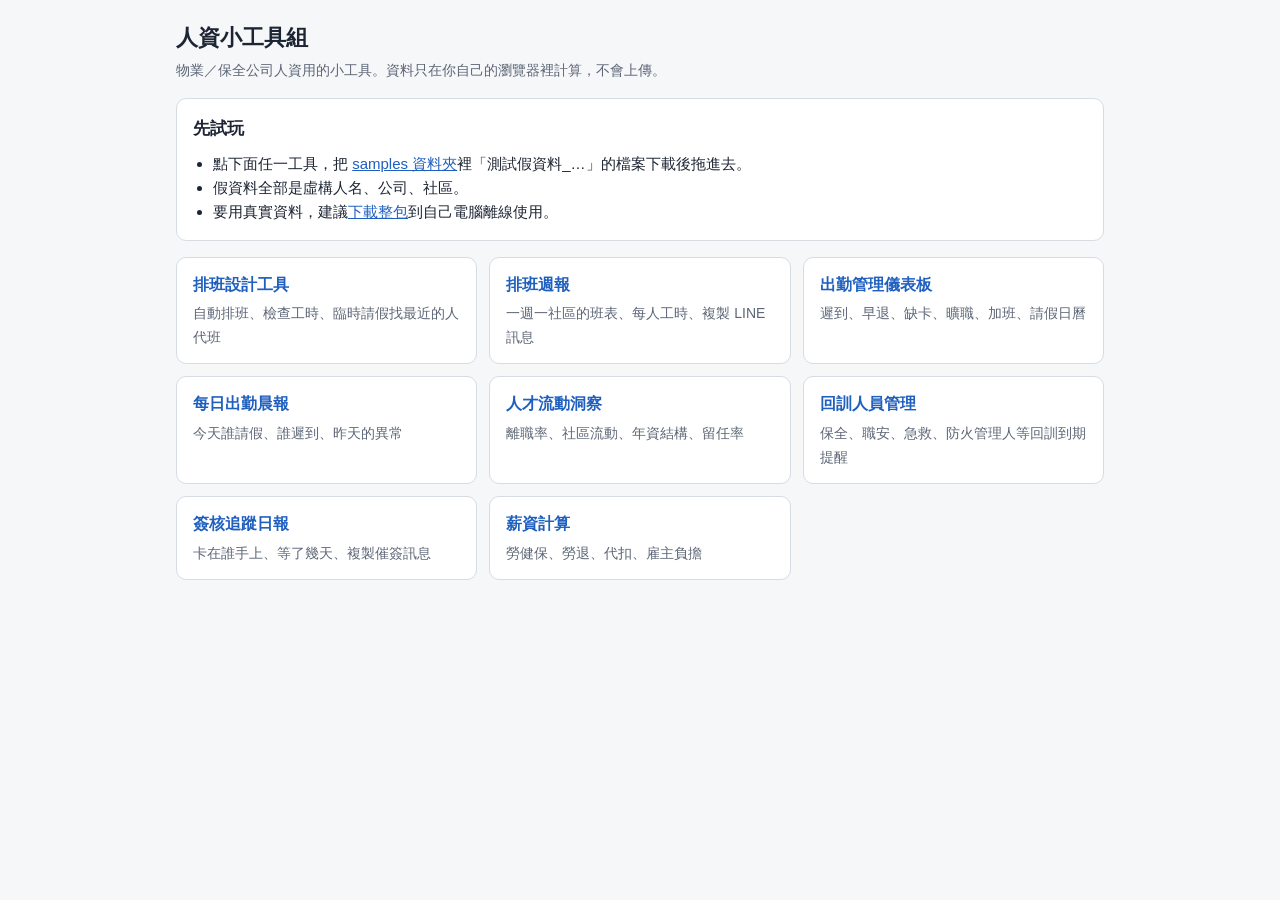
<file: index.html>
<!doctype html>
<html lang="zh-Hant">
<head>
<meta charset="utf-8">
<meta name="viewport" content="width=device-width, initial-scale=1">
<title>人資小工具組</title>
<link rel="stylesheet" href="lib/common.css">
<style>
  .wrap { max-width: 960px; }
  .grid { display: grid; grid-template-columns: repeat(auto-fit, minmax(260px, 1fr)); gap: 12px; }
  a.tool { display: block; text-decoration: none; color: var(--ink); background: var(--card);
    border: 1px solid var(--line); border-radius: 10px; padding: 14px 16px; }
  a.tool:hover { border-color: var(--accent); }
  a.tool b { display: block; font-size: 16px; color: var(--accent); margin-bottom: 4px; }
  a.tool span { color: var(--muted); font-size: 14px; }
  ul { margin: 6px 0 0; padding-left: 20px; }
  a { color: var(--accent); }
</style>
</head>
<body>
<div class="wrap">
  <h1>人資小工具組</h1>
  <p class="sub">物業／保全公司人資用的小工具。資料只在你自己的瀏覽器裡計算，不會上傳。</p>

  <div class="card">
    <h2>先試玩</h2>
    <ul>
      <li>點下面任一工具，把 <a href="https://github.com/bblawyer918/hr-tools/tree/main/samples">samples 資料夾</a>裡「測試假資料_…」的檔案下載後拖進去。</li>
      <li>假資料全部是虛構人名、公司、社區。</li>
      <li>要用真實資料，建議<a href="https://github.com/bblawyer918/hr-tools/archive/refs/heads/main.zip">下載整包</a>到自己電腦離線使用。</li>
    </ul>
  </div>

  <div class="grid">
    <a class="tool" href="schedule/排班設計工具.html"><b>排班設計工具</b><span>自動排班、檢查工時、臨時請假找最近的人代班</span></a>
    <a class="tool" href="weekly-schedule/排班週報.html"><b>排班週報</b><span>一週一社區的班表、每人工時、複製 LINE 訊息</span></a>
    <a class="tool" href="attendance/出勤管理儀表板.html"><b>出勤管理儀表板</b><span>遲到、早退、缺卡、曠職、加班、請假日曆</span></a>
    <a class="tool" href="morning-report/每日出勤晨報.html"><b>每日出勤晨報</b><span>今天誰請假、誰遲到、昨天的異常</span></a>
    <a class="tool" href="turnover/人才流動洞察.html"><b>人才流動洞察</b><span>離職率、社區流動、年資結構、留任率</span></a>
    <a class="tool" href="training/回訓人員管理.html"><b>回訓人員管理</b><span>保全、職安、急救、防火管理人等回訓到期提醒</span></a>
    <a class="tool" href="approvals/簽核追蹤日報.html"><b>簽核追蹤日報</b><span>卡在誰手上、等了幾天、複製催簽訊息</span></a>
    <a class="tool" href="payroll/薪資計算.html"><b>薪資計算</b><span>勞健保、勞退、代扣、雇主負擔</span></a>
  </div>
</div>
</body>
</html>
</file>
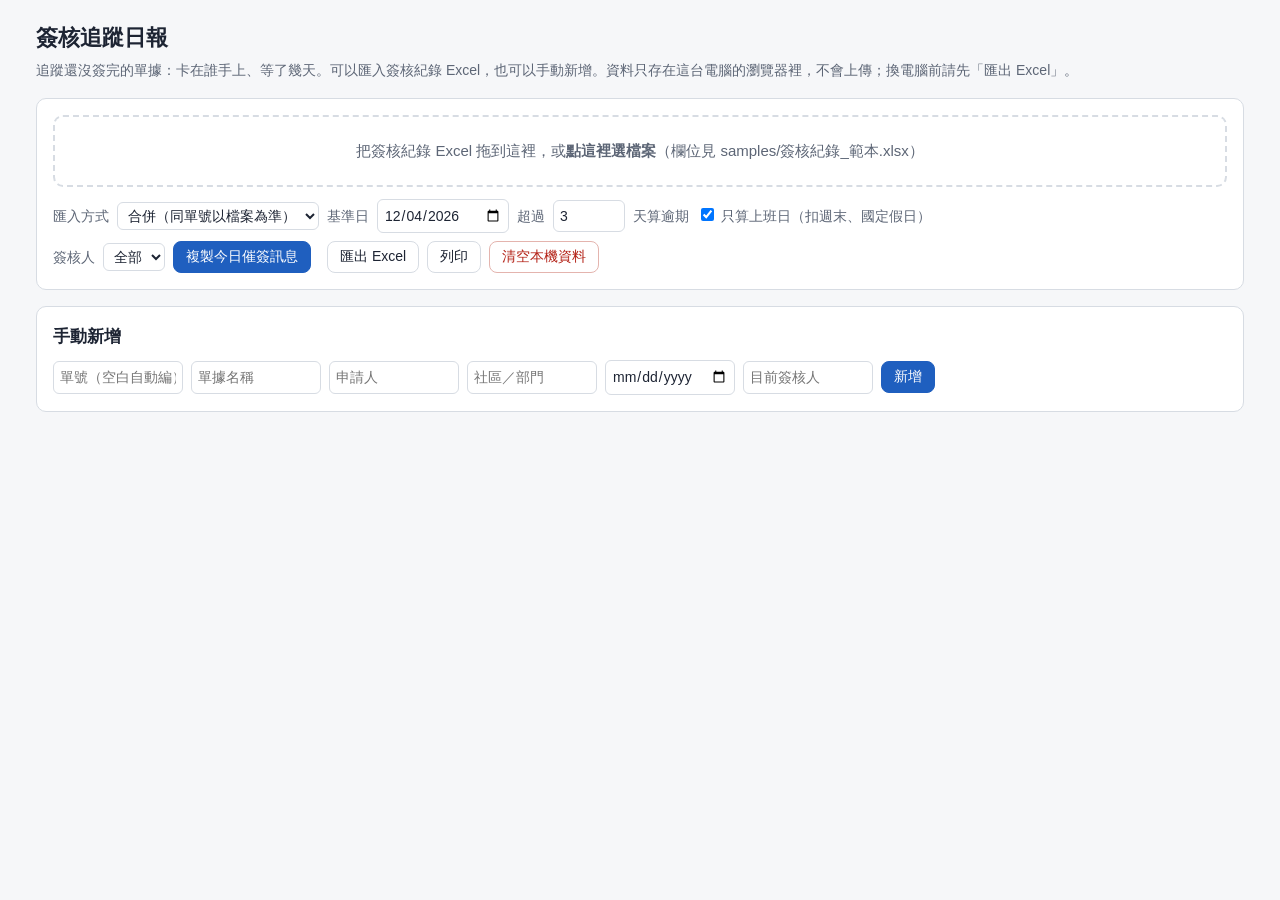
<file: approvals/簽核追蹤日報.html>
<!doctype html>
<html lang="zh-Hant">
<head>
<meta charset="utf-8">
<meta name="viewport" content="width=device-width, initial-scale=1">
<title>簽核追蹤日報</title>
<link rel="stylesheet" href="../lib/common.css">
<style>
  #add input { width: 130px; }
  #list td .btn { padding: 2px 8px; font-size: 13px; }
</style>
</head>
<body>
<div class="wrap">
  <h1>簽核追蹤日報</h1>
  <p class="sub">追蹤還沒簽完的單據：卡在誰手上、等了幾天。可以匯入簽核紀錄 Excel，也可以手動新增。資料只存在這台電腦的瀏覽器裡，不會上傳；換電腦前請先「匯出 Excel」。</p>

  <div class="card noprint">
    <div class="drop" id="drop">把簽核紀錄 Excel 拖到這裡，或<b>點這裡選檔案</b>（欄位見 samples/簽核紀錄_範本.xlsx）</div>
    <input type="file" id="file" accept=".xlsx,.xls,.csv" class="hidden">
    <div class="row" style="margin-top:12px">
      <span class="label">匯入方式</span>
      <select id="mode"><option value="merge">合併（同單號以檔案為準）</option><option value="replace">整批取代</option></select>
      <span class="label">基準日</span><input type="date" id="base">
      <span class="label">超過</span><input type="number" id="limit" min="1" value="3"><span class="label">天算逾期</span>
      <label class="label"><input type="checkbox" id="workday" checked> 只算上班日（扣週末、國定假日）</label>
    </div>
    <div class="row" style="margin-top:8px">
      <span class="label">簽核人</span><select id="who"><option value="">全部</option></select>
      <button class="btn primary" id="btnCopy">複製今日催簽訊息</button><span class="label" id="copied"></span>
      <button class="btn" id="btnExport">匯出 Excel</button>
      <button class="btn" onclick="window.print()">列印</button>
      <button class="btn danger" id="btnClear">清空本機資料</button>
    </div>
    <div id="msg"></div>
  </div>

  <div class="card noprint">
    <h2>手動新增</h2>
    <div class="row" id="add">
      <input id="a_no" placeholder="單號（空白自動編）">
      <input id="a_type" placeholder="單據名稱" list="types">
      <input id="a_who" placeholder="申請人">
      <input id="a_site" placeholder="社區／部門">
      <input type="date" id="a_date">
      <input id="a_app" placeholder="目前簽核人" list="apps">
      <button class="btn primary" id="btnAdd">新增</button>
    </div>
    <datalist id="types"><option>請假單</option><option>補打卡單</option><option>加班單</option><option>調班申請單</option><option>離職申請單</option><option>薪資異動單</option></datalist>
    <datalist id="apps"></datalist>
  </div>

  <div id="out" class="hidden">
    <div class="card"><h2 id="title"></h2><div class="stats" id="stats"></div></div>
    <div class="card"><h2>各簽核人待簽</h2><div class="scroll"><table id="byWho"></table></div></div>
    <div class="card">
      <h2>待簽核清單（等最久的在上面）</h2>
      <div class="scroll"><table id="list"></table></div>
      <p class="note">「等待天數」從申請日算到基準日。簽完後按「核准」或「退回」，完成日記為基準日；按「改簽核人」可以把單子轉給下一關。</p>
    </div>
    <div class="card"><h2>近 7 天已完成</h2><div class="scroll"><table id="done"></table></div></div>
  </div>
</div>

<script src="../lib/xlsx.full.min.js"></script>
<script src="../lib/common.js"></script>
<script>
  var $ = HR.$, esc = HR.esc, KEY = 'hr-approvals-v1';
  var ALIAS = { no: ['單號', '表單編號', '編號'], type: ['單據名稱', '表單名稱', '單據', '表單'], who: ['申請人', '姓名'], co: ['公司'], site: ['社區', '部門', '單位'],
    date: ['申請日期', '申請日', '送出日期'], app: ['目前簽核人', '簽核人', '待簽核人'], status: ['狀態', '簽核狀態'], fin: ['完成日期', '簽核完成日', '結案日'], note: ['備註'] };
  var recs = HR.store(KEY) || [];
  $('base').value = HR.iso(HR.today());
  ['limit', 'workday'].forEach(function (k) { var v = HR.store('hr-approvals-' + k); if (v !== null) $(k)[k === 'workday' ? 'checked' : 'value'] = v; });

  function save() { HR.store(KEY, recs); }
  function norm(s) { s = HR.txt(s); return /核准|同意|通過|完成/.test(s) ? '已核准' : /退|駁|否決|撤/.test(s) ? '已退回' : '待簽核'; }

  HR.bindDrop('drop', 'file', function (f) {
    HR.readWorkbook(f, function (err, wb) {
      if (err) return HR.msg('msg', '讀檔失敗：' + esc(err.message), true);
      var t = HR.findTable(wb, ALIAS, ['type', 'date'], ['簽核紀錄']);
      if (!t) return HR.msg('msg', '找不到「單據名稱」和「申請日期」欄位，請對照範本。', true);
      var got = t.rows.map(function (r, i) {
        var d = HR.toDate(r.date), fin = HR.toDate(r.fin);
        return { no: HR.txt(r.no) || 'X' + (i + 1), type: HR.txt(r.type), who: HR.txt(r.who), co: HR.txt(r.co), site: HR.txt(r.site), date: d ? HR.iso(d) : '',
          app: HR.txt(r.app), status: norm(r.status), fin: fin ? HR.iso(fin) : '', note: HR.txt(r.note) };
      });
      var bad = got.filter(function (r) { return !r.date; }).length;
      if ($('mode').value === 'replace') recs = got;
      else { var idx = {}; recs.forEach(function (r, i) { idx[r.no] = i; }); got.forEach(function (r) { if (idx[r.no] !== undefined) recs[idx[r.no]] = r; else recs.push(r); }); }
      save();
      $('drop').innerHTML = '已匯入：<b>' + esc(f.name) + '</b>（' + got.length + ' 筆，點這裡再匯入）';
      HR.msg('msg', bad ? bad + ' 筆申請日期讀不到，等待天數會顯示「?」，請回 Excel 補日期。' : '', !!bad);
      render();
    });
  });

  function waited(r, base) {
    var d = HR.toDate(r.date); if (!d) return null;
    return $('workday').checked ? HR.workdaysBetween(d, base) : Math.max(0, HR.daysBetween(d, base));
  }
  function base() { return HR.toDate($('base').value) || HR.today(); }

  function render() {
    var b = base(), lim = +$('limit').value || 3, who = $('who').value;
    var apps = {}; recs.forEach(function (r) { if (r.app) apps[r.app] = 1; });
    var names = Object.keys(apps).sort();
    $('who').innerHTML = '<option value="">全部</option>' + names.map(function (n) { return '<option' + (n === who ? ' selected' : '') + '>' + esc(n) + '</option>'; }).join('');
    $('apps').innerHTML = names.map(function (n) { return '<option>' + esc(n) + '</option>'; }).join('');
    if (!recs.length) { $('out').classList.add('hidden'); return; }
    var pend = recs.filter(function (r) { return r.status === '待簽核' && (!who || r.app === who); })
      .map(function (r) { return { r: r, w: waited(r, b) }; })
      .sort(function (a, c) { return (c.w === null ? 1e9 : c.w) - (a.w === null ? 1e9 : a.w); });
    var over = pend.filter(function (p) { return p.w === null || p.w > lim; });
    var bIso = HR.iso(b), weekAgo = HR.iso(HR.addDays(b, -6));
    var done = recs.filter(function (r) { return r.status !== '待簽核' && r.fin && r.fin >= weekAgo && r.fin <= bIso && (!who || r.app === who); });
    var todayNew = recs.filter(function (r) { return r.date === bIso && (!who || r.app === who); }).length;
    var avg = done.length ? done.reduce(function (a, r) { var x = HR.daysBetween(HR.toDate(r.date), HR.toDate(r.fin)); return a + Math.max(0, x || 0); }, 0) / done.length : null;
    $('title').textContent = HR.ymd(b) + '（' + HR.WK[b.getDay()] + '）簽核日報' + (who ? '｜' + who : '');
    $('stats').innerHTML = [['待簽核', pend.length + ' 件', ''], ['逾期', over.length + ' 件', '等超過 ' + lim + (($('workday').checked) ? ' 個上班日' : ' 天'), over.length > 0],
      ['今天新送出', todayNew + ' 件', ''], ['近 7 天完成', done.length + ' 件', avg === null ? '' : '平均 ' + HR.fmt(avg) + ' 天簽完'],
      ['最久一件', pend.length && pend[0].w !== null ? pend[0].w + ' 天' : '—', pend.length ? pend[0].r.no + ' ' + pend[0].r.type : '']]
      .map(function (c) { return '<div class="stat' + (c[3] ? ' alert' : '') + '"><div class="k">' + c[0] + '</div><div class="v">' + c[1] + '</div><div class="k">' + esc(c[2]) + '</div></div>'; }).join('');
    // 各簽核人
    var g = {}; pend.forEach(function (p) { var k = p.r.app || '（未填）'; g[k] = g[k] || { n: 0, over: 0, max: 0 }; g[k].n++; if (p.w === null || p.w > lim) g[k].over++; g[k].max = Math.max(g[k].max, p.w || 0); });
    var gk = Object.keys(g).sort(function (a, c) { return g[c].over - g[a].over || g[c].n - g[a].n; });
    $('byWho').innerHTML = '<tr><th class="l">簽核人</th><th>待簽</th><th>逾期</th><th>最久等幾天</th></tr>' + (gk.length ? gk.map(function (k) {
      return '<tr><td class="l">' + esc(k) + '</td><td>' + g[k].n + '</td><td class="' + (g[k].over ? 'bad' : '') + '">' + g[k].over + '</td><td>' + g[k].max + '</td></tr>'; }).join('') : '<tr><td colspan="4">沒有待簽的單據。</td></tr>');
    $('list').innerHTML = '<tr><th class="l">單號</th><th class="l">單據</th><th class="l">申請人</th><th class="l">社區</th><th>申請日</th><th>等待天數</th><th class="l">目前簽核人</th><th class="l">備註</th><th class="noprint">處理</th></tr>' +
      (pend.length ? pend.map(function (p) {
        var r = p.r, cls = p.w === null || p.w > lim ? 'bad' : p.w >= lim - 1 ? 'mid' : '';
        return '<tr><td class="l">' + esc(r.no) + '</td><td class="l">' + esc(r.type) + '</td><td class="l">' + esc(r.who) + '</td><td class="l">' + esc(r.site) + '</td><td>' + esc(r.date ? HR.ymd(HR.toDate(r.date)).slice(5) : '?') + '</td>' +
          '<td class="' + cls + '">' + (p.w === null ? '?' : p.w) + '</td><td class="l">' + esc(r.app) + '</td><td class="l">' + esc(r.note) + '</td>' +
          '<td class="noprint" style="white-space:nowrap"><button class="btn" data-a="ok" data-no="' + esc(r.no) + '">核准</button><button class="btn" data-a="back" data-no="' + esc(r.no) + '">退回</button><button class="btn" data-a="pass" data-no="' + esc(r.no) + '">改簽核人</button></td></tr>';
      }).join('') : '<tr><td colspan="9">沒有待簽的單據。</td></tr>');
    $('done').innerHTML = '<tr><th class="l">單號</th><th class="l">單據</th><th class="l">申請人</th><th>申請日</th><th>完成日</th><th class="l">結果</th><th class="l">簽核人</th></tr>' +
      (done.length ? done.sort(function (a, c) { return c.fin.localeCompare(a.fin); }).map(function (r) {
        return '<tr><td class="l">' + esc(r.no) + '</td><td class="l">' + esc(r.type) + '</td><td class="l">' + esc(r.who) + '</td><td>' + esc(r.date.slice(5)) + '</td><td>' + esc(r.fin.slice(5)) + '</td><td class="l"><span class="tag ' + (r.status === '已核准' ? 'ok' : 'mid') + '">' + r.status + '</span></td><td class="l">' + esc(r.app) + '</td></tr>';
      }).join('') : '<tr><td colspan="7">近 7 天沒有完成的單據。</td></tr>');
    $('out').classList.remove('hidden');
    return { pend: pend, over: over, lim: lim, b: b };
  }

  // 處理按鈕：核准／退回／改簽核人（改簽核人用欄內輸入框，不跳視窗）
  $('list').onclick = function (e) {
    var bt = e.target.closest('[data-a]'); if (!bt) return;
    var r = recs.filter(function (x) { return x.no === bt.dataset.no; })[0]; if (!r) return;
    if (bt.dataset.a === 'pass') {
      var td = bt.parentNode;
      td.innerHTML = '<input list="apps" placeholder="新簽核人" style="width:110px"><button class="btn primary">確定</button>';
      td.querySelector('input').focus();
      td.querySelector('button').onclick = function () { var v = HR.txt(td.querySelector('input').value); if (v) { r.app = v; save(); } render(); };
      return;
    }
    r.status = bt.dataset.a === 'ok' ? '已核准' : '已退回'; r.fin = HR.iso(base()); save(); render();
  };
  $('btnAdd').onclick = function () {
    var type = HR.txt($('a_type').value), d = $('a_date').value || HR.iso(HR.today()), app = HR.txt($('a_app').value);
    if (!type || !app) return HR.msg('msg', '至少要填「單據名稱」和「目前簽核人」。', true);
    var no = HR.txt($('a_no').value);
    if (!no) { var n = 1; while (recs.some(function (r) { return r.no === 'M' + ('000' + n).slice(-4); })) n++; no = 'M' + ('000' + n).slice(-4); }
    if (recs.some(function (r) { return r.no === no; })) return HR.msg('msg', '單號 ' + esc(no) + ' 已經存在。', true);
    recs.push({ no: no, type: type, who: HR.txt($('a_who').value), co: '', site: HR.txt($('a_site').value), date: d, app: app, status: '待簽核', fin: '', note: '' });
    save(); HR.msg('msg', '已新增 ' + esc(no) + '。');
    ['a_no', 'a_type', 'a_who', 'a_site', 'a_app'].forEach(function (k) { $(k).value = ''; });
    render();
  };
  ['base', 'who'].forEach(function (k) { $(k).onchange = render; });
  $('limit').onchange = function () { HR.store('hr-approvals-limit', $('limit').value); render(); };
  $('workday').onchange = function () { HR.store('hr-approvals-workday', $('workday').checked); render(); };
  $('btnClear').onclick = function () {
    var b = $('btnClear');
    if (b.dataset.sure) { recs = []; save(); delete b.dataset.sure; b.textContent = '清空本機資料'; HR.msg('msg', '已清空。'); render(); }
    else { b.dataset.sure = 1; b.textContent = '再按一次確定清空'; setTimeout(function () { delete b.dataset.sure; b.textContent = '清空本機資料'; }, 4000); }
  };

  $('btnCopy').onclick = function () {
    var x = render(); if (!x) return HR.msg('msg', '還沒有資料。', true);
    var unit = $('workday').checked ? ' 個上班日' : ' 天';
    var t = '【簽核日報 ' + HR.ymd(x.b) + '（' + HR.WK[x.b.getDay()] + '）】\n待簽核 ' + x.pend.length + ' 件，其中逾期（超過 ' + x.lim + unit + '）' + x.over.length + ' 件。\n';
    var g = {}; x.pend.forEach(function (p) { (g[p.r.app || '（未填簽核人）'] = g[p.r.app || '（未填簽核人）'] || []).push(p); });
    Object.keys(g).sort(function (a, c) { return g[c].length - g[a].length; }).forEach(function (k) {
      t += '\n▍' + k + '（' + g[k].length + ' 件）\n' + g[k].map(function (p) { return '  ' + (p.w === null || p.w > x.lim ? '⚠️ ' : '・') + p.r.type + '｜' + p.r.who + (p.r.site ? '（' + p.r.site + '）' : '') + '｜已等 ' + (p.w === null ? '?' : p.w) + unit; }).join('\n') + '\n';
    });
    t += '\n麻煩各位主管撥空簽核，謝謝！';
    HR.copyText(t, function () { $('copied').textContent = '已複製'; });
  };
  $('btnExport').onclick = function () {
    if (!recs.length) return HR.msg('msg', '還沒有資料。', true);
    var b = base(), aoa = [['單號', '單據名稱', '申請人', '公司', '社區', '申請日期', '目前簽核人', '狀態', '完成日期', '備註', '等待天數']];
    recs.forEach(function (r) { aoa.push([r.no, r.type, r.who, r.co, r.site, r.date, r.app, r.status, r.fin, r.note, r.status === '待簽核' ? waited(r, b) : '']); });
    HR.exportXlsx({ '簽核紀錄': aoa }, '簽核紀錄_' + HR.iso(b) + '.xlsx');
  };
  render();
</script>
</body>
</html>
</file>
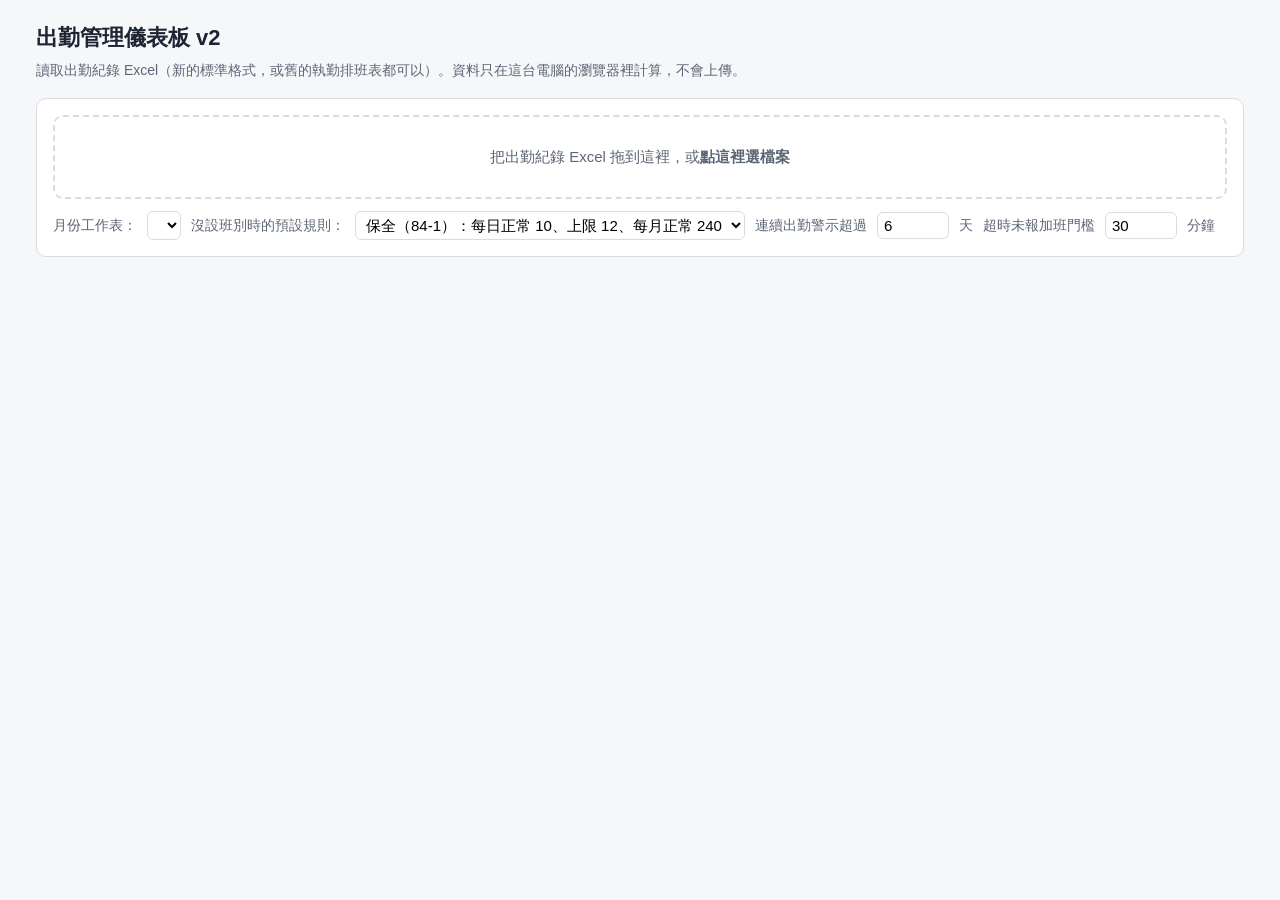
<file: attendance/出勤管理儀表板.html>
<!doctype html>
<html lang="zh-Hant">
<head>
<meta charset="utf-8">
<meta name="viewport" content="width=device-width, initial-scale=1">
<title>出勤管理儀表板</title>
<style>
  :root {
    --bg: #f6f7f9; --card: #fff; --ink: #1d2433; --muted: #5d6676; --line: #d7dce3;
    --accent: #1f5fbf; --head: #eef1f5; --warn: #b42318; --warn-soft: #fdecea; --amber: #8a5a00; --amber-soft: #fff4dc;
  }
  * { box-sizing: border-box; }
  body { margin: 0; background: var(--bg); color: var(--ink);
    font: 15px/1.6 "PingFang TC", "Microsoft JhengHei", "Noto Sans TC", sans-serif; }
  .wrap { max-width: 1240px; margin: 0 auto; padding: 20px 16px 48px; }
  h1 { font-size: 22px; margin: 0 0 4px; }
  .sub { color: var(--muted); margin: 0 0 16px; font-size: 14px; }
  .card { background: var(--card); border: 1px solid var(--line); border-radius: 10px; padding: 16px; margin-bottom: 16px; }
  .card h2 { font-size: 17px; margin: 0 0 10px; }
  .drop { border: 2px dashed var(--line); border-radius: 10px; padding: 28px; text-align: center; color: var(--muted); cursor: pointer; }
  .drop.over { border-color: var(--accent); background: #eef4fd; }
  .row { display: flex; flex-wrap: wrap; gap: 10px; align-items: center; }
  .label { color: var(--muted); font-size: 14px; }
  select, input[type=number] { font-size: 15px; padding: 4px 6px; border: 1px solid var(--line); border-radius: 6px; background: #fff; }
  input[type=number] { width: 72px; }
  .btn { border: 1px solid var(--accent); background: var(--accent); color: #fff; padding: 6px 14px; border-radius: 8px; cursor: pointer; font-size: 15px; }
  .stats { display: grid; grid-template-columns: repeat(auto-fit, minmax(140px, 1fr)); gap: 10px; }
  .stat { border: 1px solid var(--line); border-radius: 8px; padding: 10px 12px; }
  .stat .v { font-size: 22px; font-weight: 700; }
  .stat .k { color: var(--muted); font-size: 13px; }
  .stat.alert .v { color: var(--warn); }
  .scroll { overflow-x: auto; }
  table { border-collapse: collapse; width: 100%; font-variant-numeric: tabular-nums; }
  th, td { border: 1px solid var(--line); padding: 5px 7px; text-align: center; white-space: nowrap; }
  th { background: var(--head); font-weight: 600; }
  td.l { text-align: left; white-space: normal; }
  td.bad { background: var(--warn-soft); color: var(--warn); font-weight: 700; }
  td.mid { background: var(--amber-soft); color: var(--amber); font-weight: 600; }
  .tag { display: inline-block; padding: 1px 8px; border-radius: 10px; font-size: 13px; margin: 1px 2px; }
  .tag.bad { background: var(--warn-soft); color: var(--warn); }
  .tag.mid { background: var(--amber-soft); color: var(--amber); }
  .tabs { display: flex; gap: 6px; flex-wrap: wrap; margin-bottom: 10px; }
  .tabs button { border: 1px solid var(--line); background: #fff; padding: 6px 14px; border-radius: 8px; cursor: pointer; font-size: 15px; }
  .tabs button.on { background: var(--accent); color: #fff; border-color: var(--accent); }
  .note { color: var(--muted); font-size: 13px; margin-top: 8px; }
  .err { background: var(--warn-soft); color: var(--warn); padding: 10px 12px; border-radius: 8px; margin-top: 10px; }
  .info { background: #eef4fd; color: #1f4a8a; padding: 8px 12px; border-radius: 8px; margin-top: 10px; font-size: 14px; }
  .hidden { display: none; }
  .day-hol { background: #fdecea; }
  .day-we { background: #f3f4f7; }
</style>
</head>
<body>
<div class="wrap">
  <h1>出勤管理儀表板 v2</h1>
  <p class="sub">讀取出勤紀錄 Excel（新的標準格式，或舊的執勤排班表都可以）。資料只在這台電腦的瀏覽器裡計算，不會上傳。</p>

  <div class="card">
    <div class="drop" id="drop">把出勤紀錄 Excel 拖到這裡，或<b>點這裡選檔案</b></div>
    <input type="file" id="file" accept=".xlsx,.xls" class="hidden">
    <div class="row" style="margin-top:12px">
      <span class="label">月份工作表：</span><select id="sheet"></select>
      <span class="label">沒設班別時的預設規則：</span>
      <select id="rule">
        <option value="84-1">保全（84-1）：每日正常 10、上限 12、每月正常 240</option>
        <option value="一般">一般勞工：每日正常 8、上限 12</option>
      </select>
      <span class="label">連續出勤警示超過</span><input type="number" id="maxRun" value="6" min="1"><span class="label">天</span>
      <span class="label">超時未報加班門檻</span><input type="number" id="otGap" value="30" min="0"><span class="label">分鐘</span>
    </div>
    <div id="msg"></div>
  </div>

  <div id="out" class="hidden">
    <div class="card">
      <div class="row" style="justify-content:space-between">
        <h2 id="monthTitle" style="margin:0"></h2>
        <button class="btn" id="exportBtn">匯出 Excel（勞檢留存用）</button>
      </div>
      <div class="stats" id="stats" style="margin-top:12px"></div>
    </div>

    <div class="card">
      <div class="tabs" id="tabs">
        <button data-tab="alerts" class="on">要處理的問題</button>
        <button data-tab="people">人員明細</button>
        <button data-tab="leave">請假統計</button>
        <button data-tab="sites">社區統計</button>
        <button data-tab="daily">每日人力</button>
        <button data-tab="shifts">班別設定</button>
      </div>
      <div class="row" style="margin-bottom:10px">
        <span class="label">社區：</span><select id="fSite"></select>
        <span class="label">職稱：</span><select id="fTitle"></select>
      </div>
      <div class="scroll" id="tabBody"></div>
    </div>
  </div>
</div>

<script src="../lib/xlsx.full.min.js"></script>
<script>
  // 國定假日（紀念日及節日實施條例第 4、6 條；實際以人事行政總處公告為準）
  var HOLIDAYS = {
    2026: { '1-1': '開國紀念日', '2-15': '小年夜', '2-16': '除夕', '2-17': '春節', '2-18': '春節', '2-19': '春節',
      '2-28': '和平紀念日', '4-4': '兒童節', '4-5': '民族掃墓節', '5-1': '勞動節', '6-19': '端午節',
      '9-25': '中秋節', '9-28': '教師節', '10-10': '國慶日', '10-25': '光復紀念日', '12-25': '行憲紀念日' },
    2027: { '1-1': '開國紀念日', '2-4': '小年夜', '2-5': '除夕', '2-6': '春節', '2-7': '春節', '2-8': '春節',
      '2-28': '和平紀念日', '4-4': '兒童節', '4-5': '民族掃墓節', '5-1': '勞動節', '6-9': '端午節',
      '9-15': '中秋節', '9-28': '教師節', '10-10': '國慶日', '10-25': '光復紀念日', '12-25': '行憲紀念日' }
  };
  var RULES = { '84-1': { dailyNormal: 10, dailyMax: 12, monthNormal: 240 }, '一般': { dailyNormal: 8, dailyMax: 12, monthNormal: null } };
  // 檔案沒有「班別設定」工作表時使用
  var DEFAULT_SHIFTS = {
    '日班12H': { start: 420, end: 1140, rest: 0, normal: 10, rule: '84-1', grace: 5 },
    '夜班12H': { start: 1140, end: 420, rest: 0, normal: 10, rule: '84-1', grace: 5 },
    '機動12H': { start: 420, end: 1140, rest: 0, normal: 10, rule: '84-1', grace: 5 },
    '辦公室9H': { start: 480, end: 1020, rest: 60, normal: 8, rule: '一般', grace: 5 }
  };
  var LEAVE_NAMES = ['特休', '事假', '病假', '婚假', '喪假', '公假', '公傷病假', '產假', '陪產檢及陪產假', '生理假', '家庭照顧假', '產檢假', '安胎休養假', '補休'];
  var ISSUE_TYPES = ['曠職', '缺卡', '遲到', '早退', '超時未報加班', '單日超時', '月工時超標', '連續出勤', '國定假日出勤', '無法判讀'];
  var wb = null, data = null, shifts = null, shiftSource = '', tab = 'alerts';

  var $ = function (id) { return document.getElementById(id); };
  function num(v) {
    if (v === null || v === undefined || v === '') return null;
    var n = typeof v === 'number' ? v : parseFloat(String(v).trim());
    return isNaN(n) ? null : n;
  }
  function txt(v) { return v === null || v === undefined ? '' : String(v).trim(); }
  function esc(s) { return txt(s).replace(/[&<>"]/g, function (c) { return { '&': '&amp;', '<': '&lt;', '>': '&gt;', '"': '&quot;' }[c]; }); }
  function fmt(n) { return (Math.round(n * 10) / 10).toLocaleString('zh-TW'); }
  function hhmm(min) { min = ((min % 1440) + 1440) % 1440; return ('0' + Math.floor(min / 60)).slice(-2) + ':' + ('0' + min % 60).slice(-2); }

  // 時間：Excel 時間小數、「07:02」「7:02」「0702」都可以；回傳當天分鐘數
  function toMin(v) {
    if (v === null || v === undefined || v === '') return null;
    if (typeof v === 'number') {
      if (v >= 0 && v < 1) return Math.round(v * 1440);
      if (v >= 100 && v < 2400 && v % 100 < 60) return Math.floor(v / 100) * 60 + v % 100;
      return null;
    }
    var s = String(v).trim().replace('：', ':');
    var m = s.match(/^(\d{1,2}):(\d{2})/) || s.match(/^(\d{2})(\d{2})$/);
    if (!m) return null;
    var h = +m[1], mi = +m[2];
    return h < 24 && mi < 60 ? h * 60 + mi : null;
  }
  // 請假：「特休8」「病假 4」「事假2、病假6」→ [{type, h}]
  function parseLeave(v) {
    var s = txt(v); if (!s) return [];
    if (num(v) !== null && /^[\d.]+$/.test(s)) return [{ type: '未寫假別', h: num(v) }];
    return s.split(/[、,，;；\/\s]+(?=\D)/).map(function (part) {
      var m = part.match(/^([^\d.]+?)\s*([\d.]+)\s*(h|小時|hr)?$/i);
      if (!m) return { type: part, h: null };
      var t = m[1].trim(), known = LEAVE_NAMES.filter(function (n) { return n === t || n.indexOf(t) === 0 || t.indexOf(n) === 0; })[0];
      return { type: known || t, h: +m[2] };
    });
  }

  // ── 讀檔 ──
  var drop = $('drop');
  drop.onclick = function () { $('file').click(); };
  drop.ondragover = function (e) { e.preventDefault(); drop.classList.add('over'); };
  drop.ondragleave = function () { drop.classList.remove('over'); };
  drop.ondrop = function (e) { e.preventDefault(); drop.classList.remove('over'); if (e.dataTransfer.files[0]) load(e.dataTransfer.files[0]); };
  $('file').onchange = function (e) { if (e.target.files[0]) load(e.target.files[0]); e.target.value = ''; };

  function load(file) {
    var reader = new FileReader();
    reader.onload = function (e) {
      try { wb = XLSX.read(new Uint8Array(e.target.result), { type: 'array' }); }
      catch (err) { return showMsg('讀不到這個檔案，請確認是 Excel（.xlsx／.xls）。'); }
      var skip = { '填寫說明': 1, '班別設定': 1, '假別': 1, '班表': 1, '人力檢核': 1, '問題清單': 1 };
      var months = wb.SheetNames.filter(function (n) { return !skip[n]; });
      // 「115年9月」這種月份工作表排前面（排班工具匯出的檔案也能直接讀）
      months.sort(function (a, b) { return (/\d+年\d+月/.test(b) ? 1 : 0) - (/\d+年\d+月/.test(a) ? 1 : 0); });
      $('sheet').innerHTML = months.map(function (n) { return '<option>' + esc(n) + '</option>'; }).join('');
      drop.innerHTML = '已載入：<b>' + esc(file.name) + '</b>（點這裡換檔）';
      readShifts();
      analyze();
    };
    reader.readAsArrayBuffer(file);
  }
  function readShifts() {
    shifts = JSON.parse(JSON.stringify(DEFAULT_SHIFTS)); shiftSource = '內建預設';
    if (wb.SheetNames.indexOf('班別設定') < 0) return;
    var rows = XLSX.utils.sheet_to_json(wb.Sheets['班別設定'], { header: 1, raw: true, defval: null });
    var got = {};
    rows.slice(1).forEach(function (r) {
      var name = txt(r[0]), st = toMin(r[1]), en = toMin(r[2]);
      if (!name || st === null || en === null) return;
      got[name] = { start: st, end: en, rest: num(r[3]) || 0, normal: num(r[4]) || 8,
        rule: RULES[txt(r[5])] ? txt(r[5]) : (/84/.test(txt(r[5])) ? '84-1' : '一般'), grace: num(r[6]) || 0 };
    });
    if (Object.keys(got).length) { shifts = got; shiftSource = '檔案內「班別設定」'; }
  }
  ['sheet', 'rule'].forEach(function (id) { $(id).onchange = analyze; });
  ['maxRun', 'otGap'].forEach(function (id) { $(id).oninput = analyze; });
  $('fSite').onchange = renderTab;
  $('fTitle').onchange = renderTab;
  $('exportBtn').onclick = exportXlsx;
  document.querySelectorAll('#tabs button').forEach(function (b) {
    b.onclick = function () {
      tab = b.dataset.tab;
      document.querySelectorAll('#tabs button').forEach(function (x) { x.classList.toggle('on', x === b); });
      renderTab();
    };
  });
  function showMsg(s, cls) { $('msg').innerHTML = s ? '<div class="' + (cls || 'err') + '">' + s + '</div>' : ''; }

  // ── 解析：每人一組列，第一列標「社區」，之後是 上班／下班／加班／請假（舊格式是 出勤／請假）──
  function parse(rows) {
    var hdr = -1, cTitle = -1;
    for (var r = 0; r < Math.min(rows.length, 30) && hdr < 0; r++) {
      var row = rows[r] || [];
      for (var c = 0; c < row.length; c++) if (txt(row[c]) === '職稱') { hdr = r; cTitle = c; break; }
    }
    if (hdr < 0) throw new Error('找不到「職稱」標題列，這份可能不是出勤紀錄或執勤排班表。');
    var head = rows[hdr], cShift = cTitle + 1, cName = cTitle + 2, cLabel = cTitle + 3;
    var dayCol = {};
    head.forEach(function (v, c) { var n = num(v); if (c > cLabel && n !== null && n >= 1 && n <= 31 && n === Math.floor(n)) dayCol[n] = c; });
    var ym = null;
    for (var r2 = 0; r2 <= hdr; r2++) (rows[r2] || []).forEach(function (v) {
      var m = txt(v).match(/^(\d{2,3})\s*[\/年]\s*(\d{1,2})/);
      if (m && !ym) ym = { y: +m[1] + 1911, m: +m[2] };
    });
    if (!ym) throw new Error('找不到月份（例如「115/9」）。');
    var nDays = new Date(ym.y, ym.m, 0).getDate();
    var people = [], cur = null, mode = 'old';
    for (var i = hdr + 1; i < rows.length; i++) {
      var rw = rows[i] || [], label = txt(rw[cLabel]);
      if (/實際每日上班時數/.test(txt(rw[cTitle]))) break;
      if (label === '社區' && txt(rw[cName])) {
        cur = { title: txt(rw[cTitle]), shift: txt(rw[cShift]), name: txt(rw[cName]), days: {} };
        for (var d = 1; d <= nDays; d++) cur.days[d] = { site: dayCol[d] !== undefined ? txt(rw[dayCol[d]]) : '', in: null, out: null, ot: null, hours: null, code: '', leave: [] };
        people.push(cur);
        continue;
      }
      if (!cur) continue;
      for (var d2 = 1; d2 <= nDays; d2++) {
        if (dayCol[d2] === undefined) continue;
        var v = rw[dayCol[d2]], x = cur.days[d2];
        if (label === '上班') { mode = 'new'; x.in = toMin(v); if (x.in === null && txt(v)) x.code = txt(v); }
        else if (label === '下班') { x.out = toMin(v); if (x.out === null && txt(v)) x.code = txt(v); }
        else if (label === '加班') x.ot = num(v);
        else if (label === '請假') x.leave = parseLeave(v);
        else if (label === '出勤') { var n = num(v); if (n !== null) x.hours = n; else if (txt(v)) x.code = txt(v); }
      }
    }
    if (!people.length) throw new Error('找到標題列，但沒有讀到任何人員。');
    return { ym: ym, nDays: nDays, people: people, mode: mode };
  }

  // ── 逐日判斷（遲到／早退／缺卡／曠職，參考 NUEIP 的設計）──
  function judgeDay(p, d, x, sh, rule, hol) {
    var issues = [], gap = +$('otGap').value || 0;
    var leaveH = x.leave.reduce(function (a, l) { return a + (l.h || 0); }, 0);
    var scheduled = !!x.site;
    x.worked = 0; x.normal = 0; x.otH = 0; x.isWork = false;
    if (x.hours !== null || (x.in === null && x.out === null && x.code && data.mode === 'old')) {
      // 舊格式：只有時數
      x.worked = x.hours || 0; x.isWork = x.worked > 0 || !!x.code;
      if (x.code) issues.push(['無法判讀', d + ' 日出勤欄寫「' + x.code + '」']);
    } else if (x.in !== null || x.out !== null) {
      x.isWork = true;
      if (x.in === null || x.out === null) issues.push(['缺卡', d + ' 日缺' + (x.in === null ? '上班' : '下班') + '紀錄']);
      if (sh && x.in !== null) {
        var late = x.in - sh.start; if (late < -720) late += 1440;
        if (late > sh.grace && leaveH === 0) issues.push(['遲到', d + ' 日遲到 ' + late + ' 分（' + hhmm(x.in) + '）']);
      }
      if (x.in !== null && x.out !== null) {
        var span = x.out - x.in; if (span <= 0) span += 1440;
        if (sh) {
          // 工時只算班別時間內（早到、晚走不算），晚走的部分要靠「加班」欄報
          var L = ((sh.end - sh.start) + 1440) % 1440 || 1440;
          var inRel = ((x.in - sh.start) + 1440) % 1440; if (inRel > 720) inRel -= 1440;
          var outRel = inRel + span;
          span = Math.max(0, Math.min(outRel, L) - Math.max(inRel, 0));
        }
        x.worked = Math.max(0, span - (sh ? sh.rest : 0)) / 60 + (x.ot || 0);
        if (sh) {
          var early = (sh.end - x.out + 1440) % 1440; if (early > 720) early -= 1440;   // 正＝早走，負＝晚走
          if (early > 0 && leaveH === 0) issues.push(['早退', d + ' 日早退 ' + early + ' 分（' + hhmm(x.out) + '）']);
          var stayed = -early;
          if (stayed > gap && !(x.ot > 0)) issues.push(['超時未報加班', d + ' 日晚 ' + stayed + ' 分下班，加班欄空白']);
        }
      }
    } else if (x.code) {
      x.isWork = true; issues.push(['無法判讀', d + ' 日寫「' + x.code + '」']);
    } else if (scheduled && leaveH === 0) {
      issues.push(['曠職', d + ' 日有排班（' + x.site + '）但沒有上下班紀錄，也沒有請假']);
    }
    var dn = sh ? sh.normal : rule.dailyNormal;
    x.otH = data.mode === 'new' ? Math.max(0, x.worked - (x.ot || 0) - dn) + (x.ot || 0) : Math.max(0, x.worked - dn);
    x.normal = Math.max(0, x.worked - x.otH);
    if (x.worked > rule.dailyMax) issues.push(['單日超時', d + ' 日工作 ' + fmt(x.worked) + ' 小時']);
    if (x.isWork && hol) issues.push(['國定假日出勤', d + ' 日' + hol + '（未調移要加倍發工資）']);
    return issues;
  }

  function compute(p) {
    var sh = shifts[p.shift] || null;
    var ruleKey = sh ? sh.rule : $('rule').value, rule = RULES[ruleKey], maxRun = +$('maxRun').value || 6;
    var hol = HOLIDAYS[data.ym.y] || {};
    var s = { workDays: 0, hours: 0, normal: 0, ot: 0, leave: {}, leaveH: 0, issues: [], longest: 0, sites: {}, rule: ruleKey, holWork: 0 };
    var run = 0;
    for (var d = 1; d <= data.nDays; d++) {
      var x = p.days[d];
      judgeDay(p, d, x, sh, rule, hol[data.ym.m + '-' + d]).forEach(function (i) { s.issues.push(i); if (i[0] === '國定假日出勤') s.holWork++; });
      x.leave.forEach(function (l) { s.leave[l.type] = (s.leave[l.type] || 0) + (l.h || 0); s.leaveH += l.h || 0; });
      if (x.isWork) {
        s.workDays++; s.hours += x.worked; s.normal += x.normal; s.ot += x.otH;
        run++; s.longest = Math.max(s.longest, run);
        if (x.site) s.sites[x.site] = (s.sites[x.site] || 0) + 1;
      } else run = 0;
    }
    if (!sh && p.shift && data.mode === 'new') s.issues.unshift(['無法判讀', '班別「' + p.shift + '」不在班別設定，遲到早退無法判斷']);
    if (rule.monthNormal && s.normal > rule.monthNormal) s.issues.push(['月工時超標', '月正常工時 ' + fmt(s.normal) + ' 小時，超過 ' + rule.monthNormal]);
    if (s.longest > maxRun) s.issues.push(['連續出勤', '最長連續出勤 ' + s.longest + ' 天']);
    s.mainSite = Object.keys(s.sites).sort(function (a, b) { return s.sites[b] - s.sites[a]; })[0] || '';
    s.count = {}; s.issues.forEach(function (i) { s.count[i[0]] = (s.count[i[0]] || 0) + 1; });
    return s;
  }
  function severity(t) { return ['曠職', '缺卡', '單日超時', '月工時超標', '連續出勤', '超時未報加班'].indexOf(t) >= 0 ? 'bad' : 'mid'; }

  function analyze() {
    showMsg('');
    if (!wb) return;
    try {
      data = parse(XLSX.utils.sheet_to_json(wb.Sheets[$('sheet').value], { header: 1, raw: true, defval: null }));
    } catch (err) { $('out').classList.add('hidden'); return showMsg(err.message); }
    data.people.forEach(function (p) { p.s = compute(p); });
    if (data.mode === 'old') showMsg('這份是舊的執勤排班表（只有時數），遲到、早退、缺卡無法判斷。改用「出勤紀錄標準格式」就能判斷。', 'info');
    var sites = {}, titles = {};
    data.people.forEach(function (p) { titles[p.title] = 1; Object.keys(p.s.sites).forEach(function (k) { sites[k] = 1; }); });
    $('fSite').innerHTML = '<option value="">全部</option>' + Object.keys(sites).sort().map(function (k) { return '<option>' + esc(k) + '</option>'; }).join('');
    $('fTitle').innerHTML = '<option value="">全部</option>' + Object.keys(titles).sort().map(function (k) { return '<option>' + esc(k) + '</option>'; }).join('');
    $('out').classList.remove('hidden');
    renderStats(); renderTab();
  }

  function totalCount(t) { return data.people.reduce(function (a, p) { return a + (p.s.count[t] || 0); }, 0); }
  function renderStats() {
    var P = data.people, sum = function (f) { return P.reduce(function (a, p) { return a + f(p); }, 0); };
    $('monthTitle').textContent = (data.ym.y - 1911) + ' 年 ' + data.ym.m + ' 月（' + data.ym.y + '）出勤總覽';
    var cards = [
      ['人數', P.length + ' 人', ''],
      ['總出勤時數', fmt(sum(function (p) { return p.s.hours; })) + ' h', '加班 ' + fmt(sum(function (p) { return p.s.ot; })) + ' h'],
      ['請假時數', fmt(sum(function (p) { return p.s.leaveH; })) + ' h', ''],
      ['曠職', totalCount('曠職') + ' 次', '', totalCount('曠職') > 0],
      ['缺卡', totalCount('缺卡') + ' 次', '', totalCount('缺卡') > 0],
      ['遲到／早退', totalCount('遲到') + '／' + totalCount('早退'), '次'],
      ['超時未報加班', totalCount('超時未報加班') + ' 次', '可能漏發加班費', totalCount('超時未報加班') > 0],
      ['國定假日出勤', totalCount('國定假日出勤') + ' 人次', '未調移要加倍']
    ];
    $('stats').innerHTML = cards.map(function (c) {
      return '<div class="stat' + (c[3] ? ' alert' : '') + '"><div class="k">' + c[0] + '</div><div class="v">' + c[1] + '</div><div class="k">' + c[2] + '</div></div>';
    }).join('');
  }

  function filtered() {
    var fs = $('fSite').value, ft = $('fTitle').value;
    return data.people.filter(function (p) { return (!fs || p.s.sites[fs] || Object.keys(p.days).some(function (d) { return p.days[d].site === fs; })) && (!ft || p.title === ft); });
  }

  function renderTab() {
    if (!data) return;
    var P = filtered(), h = '';
    if (tab === 'alerts') {
      var list = P.filter(function (p) { return p.s.issues.length; }).sort(function (a, b) {
        var sa = a.s.issues.filter(function (i) { return severity(i[0]) === 'bad'; }).length, sb = b.s.issues.filter(function (i) { return severity(i[0]) === 'bad'; }).length;
        return sb - sa;
      });
      if (!list.length) h = '<p>目前篩選範圍沒有需要處理的問題。</p>';
      else {
        h = '<table><tr><th>姓名</th><th>職稱</th><th>班別</th><th>主要社區</th><th>問題</th></tr>';
        list.forEach(function (p) {
          h += '<tr><td>' + esc(p.name) + '</td><td>' + esc(p.title) + '</td><td>' + esc(p.shift) + '</td><td>' + esc(p.s.mainSite) + '</td><td class="l">' +
            p.s.issues.map(function (i) { return '<span class="tag ' + severity(i[0]) + '">【' + i[0] + '】' + esc(i[1]) + '</span>'; }).join('<br>') + '</td></tr>';
        });
        h += '</table>';
      }
    } else if (tab === 'people') {
      h = '<table><tr><th>姓名</th><th>職稱</th><th>班別</th><th>規則</th><th>出勤天數</th><th>總時數</th><th>正常工時</th><th>加班</th><th>請假</th><th>曠職</th><th>缺卡</th><th>遲到</th><th>早退</th><th>最長連續</th></tr>';
      P.forEach(function (p) {
        var s = p.s, c = s.count, rule = RULES[s.rule], mr = +$('maxRun').value || 6;
        var cell = function (v, bad) { return '<td' + (bad ? ' class="bad"' : '') + '>' + v + '</td>'; };
        h += '<tr><td>' + esc(p.name) + '</td><td>' + esc(p.title) + '</td><td>' + esc(p.shift) + '</td><td>' + s.rule + '</td><td>' + s.workDays + '</td><td>' + fmt(s.hours) + '</td>' +
          cell(fmt(s.normal), rule.monthNormal && s.normal > rule.monthNormal) + '<td>' + fmt(s.ot) + '</td><td>' + fmt(s.leaveH) + '</td>' +
          cell(c['曠職'] || 0, c['曠職']) + cell(c['缺卡'] || 0, c['缺卡']) + cell(c['遲到'] || 0, false) + cell(c['早退'] || 0, false) + cell(s.longest, s.longest > mr) + '</tr>';
      });
      h += '</table>';
    } else if (tab === 'leave') {
      var types = {};
      P.forEach(function (p) { Object.keys(p.s.leave).forEach(function (t) { types[t] = 1; }); });
      var ts = LEAVE_NAMES.filter(function (t) { return types[t]; }).concat(Object.keys(types).filter(function (t) { return LEAVE_NAMES.indexOf(t) < 0; }));
      if (!ts.length) h = '<p>這個月沒有請假紀錄。</p>';
      else {
        h = '<table><tr><th>姓名</th><th>職稱</th>' + ts.map(function (t) { return '<th>' + esc(t) + '</th>'; }).join('') + '<th>合計（小時）</th></tr>';
        P.filter(function (p) { return p.s.leaveH > 0; }).forEach(function (p) {
          h += '<tr><td>' + esc(p.name) + '</td><td>' + esc(p.title) + '</td>' + ts.map(function (t) { return '<td>' + (p.s.leave[t] ? fmt(p.s.leave[t]) : '') + '</td>'; }).join('') + '<td><b>' + fmt(p.s.leaveH) + '</b></td></tr>';
        });
        h += '<tr><td colspan="2"><b>合計</b></td>' + ts.map(function (t) { return '<td><b>' + fmt(P.reduce(function (a, p) { return a + (p.s.leave[t] || 0); }, 0)) + '</b></td>'; }).join('') +
          '<td><b>' + fmt(P.reduce(function (a, p) { return a + p.s.leaveH; }, 0)) + '</b></td></tr></table>';
        if (types['未寫假別']) h += '<p class="note">「未寫假別」＝請假欄只寫了時數，請補上假別。</p>';
      }
    } else if (tab === 'sites') {
      var agg = {}, hol = HOLIDAYS[data.ym.y] || {};
      P.forEach(function (p) {
        for (var d = 1; d <= data.nDays; d++) {
          var x = p.days[d]; if (!x.site) continue;
          var a = agg[x.site] || (agg[x.site] = { people: {}, sched: 0, days: 0, hours: 0, absent: 0, hol: 0 });
          a.sched++;
          if (x.isWork) { a.days++; a.hours += x.worked; a.people[p.name] = 1; if (hol[data.ym.m + '-' + d]) a.hol++; }
          else if (!x.leave.length) a.absent++;
        }
      });
      h = '<table><tr><th>社區</th><th>出勤人數</th><th>排班人日</th><th>實際出勤人日</th><th>曠職人日</th><th>總時數</th><th>平均每日人力</th><th>國定假日出勤人次</th></tr>';
      Object.keys(agg).sort().forEach(function (k) {
        var a = agg[k];
        h += '<tr><td class="l">' + esc(k) + '</td><td>' + Object.keys(a.people).length + '</td><td>' + a.sched + '</td><td>' + a.days + '</td><td' + (a.absent ? ' class="bad"' : '') + '>' + a.absent +
          '</td><td>' + fmt(a.hours) + '</td><td>' + fmt(a.days / data.nDays) + '</td><td' + (a.hol ? ' class="mid"' : '') + '>' + a.hol + '</td></tr>';
      });
      h += '</table>';
    } else if (tab === 'daily') {
      var siteList = {}, hol2 = HOLIDAYS[data.ym.y] || {}, wk = '日一二三四五六';
      P.forEach(function (p) { for (var d = 1; d <= data.nDays; d++) if (p.days[d].site) siteList[p.days[d].site] = 1; });
      var ks = Object.keys(siteList).sort();
      h = '<table><tr><th>日期</th>' + ks.map(function (k) { return '<th>' + esc(k) + '<br><span class="label">實到／排班</span></th>'; }).join('') + '<th>合計</th></tr>';
      for (var d = 1; d <= data.nDays; d++) {
        var dt = new Date(data.ym.y, data.ym.m - 1, d), hn = hol2[data.ym.m + '-' + d], tw = 0, ts2 = 0;
        h += '<tr class="' + (hn ? 'day-hol' : (dt.getDay() % 6 === 0 ? 'day-we' : '')) + '"><td class="l">' + data.ym.m + '/' + d + '（' + wk[dt.getDay()] + '）' + (hn ? ' ' + hn : '') + '</td>';
        ks.forEach(function (k) {
          var sch = 0, wkd = 0;
          P.forEach(function (p) { var x = p.days[d]; if (x.site === k) { sch++; if (x.isWork) wkd++; } });
          tw += wkd; ts2 += sch;
          h += '<td' + (wkd < sch ? ' class="mid"' : '') + '>' + wkd + '／' + sch + '</td>';
        });
        h += '<td><b>' + tw + '／' + ts2 + '</b></td></tr>';
      }
      h += '</table><p class="note">黃底＝實到人數少於排班人數（請假或曠職）。紅底列＝國定假日，灰底列＝週末。</p>';
    } else {
      h = '<p class="note" style="margin-top:0">目前使用：' + shiftSource + '。要修改，請在 Excel 的「班別設定」工作表改。</p>' +
        '<table><tr><th>班別</th><th>上班</th><th>下班</th><th>休息（分）</th><th>正常工時</th><th>規則</th><th>遲到寬限（分）</th></tr>';
      Object.keys(shifts).forEach(function (k) {
        var s = shifts[k];
        h += '<tr><td>' + esc(k) + '</td><td>' + hhmm(s.start) + '</td><td>' + hhmm(s.end) + '</td><td>' + s.rest + '</td><td>' + s.normal + '</td><td>' + s.rule + '</td><td>' + s.grace + '</td></tr>';
      });
      h += '</table>';
    }
    $('tabBody').innerHTML = h;
  }

  function exportXlsx() {
    if (!data) return;
    var out = XLSX.utils.book_new(), P = data.people;
    var issues = [['姓名', '職稱', '班別', '類型', '內容']];
    P.forEach(function (p) { p.s.issues.forEach(function (i) { issues.push([p.name, p.title, p.shift, i[0], i[1]]); }); });
    var people = [['姓名', '職稱', '班別', '規則', '出勤天數', '總時數', '正常工時', '加班時數', '請假時數', '曠職', '缺卡', '遲到', '早退', '最長連續出勤']];
    P.forEach(function (p) { var s = p.s, c = s.count; people.push([p.name, p.title, p.shift, s.rule, s.workDays, +s.hours.toFixed(2), +s.normal.toFixed(2), +s.ot.toFixed(2), s.leaveH, c['曠職'] || 0, c['缺卡'] || 0, c['遲到'] || 0, c['早退'] || 0, s.longest]); });
    var leave = [['姓名', '假別', '時數']];
    P.forEach(function (p) { Object.keys(p.s.leave).forEach(function (t) { leave.push([p.name, t, p.s.leave[t]]); }); });
    var daily = [['日期', '姓名', '社區', '上班', '下班', '工作時數', '加班', '請假']];
    P.forEach(function (p) {
      for (var d = 1; d <= data.nDays; d++) {
        var x = p.days[d]; if (!x.site && !x.isWork && !x.leave.length) continue;
        daily.push([data.ym.m + '/' + d, p.name, x.site, x.in !== null ? hhmm(x.in) : '', x.out !== null ? hhmm(x.out) : '', +x.worked.toFixed(2), x.otH || '', x.leave.map(function (l) { return l.type + (l.h || ''); }).join('、')]);
      }
    });
    XLSX.utils.book_append_sheet(out, XLSX.utils.aoa_to_sheet(issues), '問題清單');
    XLSX.utils.book_append_sheet(out, XLSX.utils.aoa_to_sheet(people), '人員明細');
    XLSX.utils.book_append_sheet(out, XLSX.utils.aoa_to_sheet(leave), '請假明細');
    XLSX.utils.book_append_sheet(out, XLSX.utils.aoa_to_sheet(daily), '逐日出勤');
    XLSX.writeFile(out, '出勤分析_' + (data.ym.y - 1911) + '年' + data.ym.m + '月.xlsx');
  }
</script>
</body>
</html>
</file>
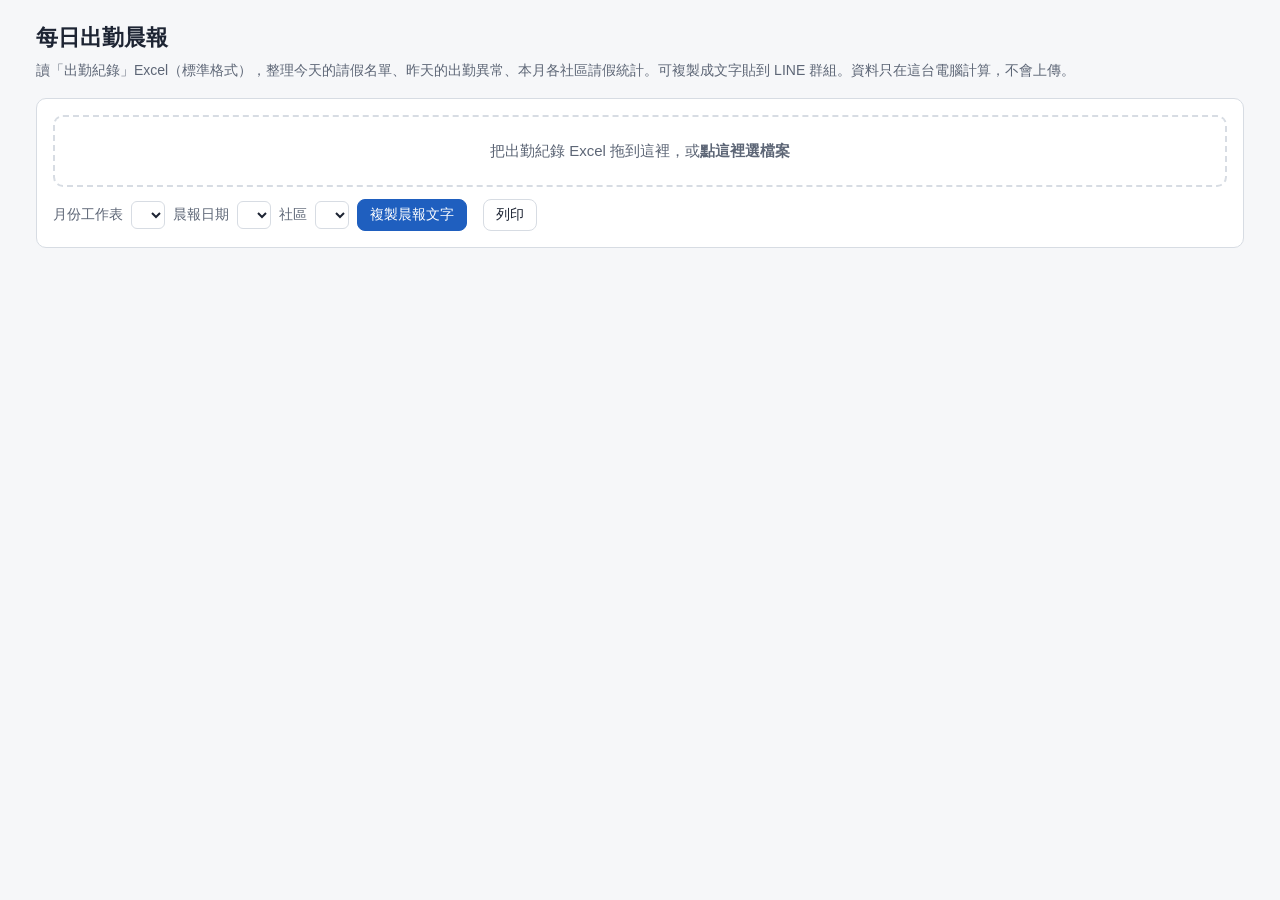
<file: morning-report/每日出勤晨報.html>
<!doctype html>
<html lang="zh-Hant">
<head>
<meta charset="utf-8">
<meta name="viewport" content="width=device-width, initial-scale=1">
<title>每日出勤晨報</title>
<link rel="stylesheet" href="../lib/common.css">
</head>
<body>
<div class="wrap">
  <h1>每日出勤晨報</h1>
  <p class="sub">讀「出勤紀錄」Excel（標準格式），整理今天的請假名單、昨天的出勤異常、本月各社區請假統計。可複製成文字貼到 LINE 群組。資料只在這台電腦計算，不會上傳。</p>

  <div class="card noprint">
    <div class="drop" id="drop">把出勤紀錄 Excel 拖到這裡，或<b>點這裡選檔案</b></div>
    <input type="file" id="file" accept=".xlsx,.xls" class="hidden">
    <div class="row" style="margin-top:12px">
      <span class="label">月份工作表</span><select id="sheet"></select>
      <span class="label">晨報日期</span><select id="day"></select>
      <span class="label">社區</span><select id="fSite"></select>
      <button class="btn primary" id="btnCopy">複製晨報文字</button><span class="label" id="copied"></span>
      <button class="btn" onclick="window.print()">列印</button>
    </div>
    <div id="msg"></div>
  </div>

  <div id="out" class="hidden">
    <div class="card"><h2 id="title"></h2><div class="stats" id="stats"></div></div>
    <div class="card"><h2 id="leaveTitle">今日請假名單</h2><div class="scroll" id="leave"></div></div>
    <div class="card"><h2 id="absTitle">出勤異常</h2><div class="scroll" id="abn"></div>
      <p class="note">晨報是早上看的：<b>遲到</b>看今天；<b>早退、缺卡、曠職、超時未報加班</b>看昨天（昨天的班才下班完）。夜班跨日，以上班那天算。</p></div>
    <div class="card"><h2 id="monthTitle">本月各社區請假統計</h2><div class="scroll" id="month"></div></div>
  </div>
</div>

<script src="../lib/xlsx.full.min.js"></script>
<script src="../lib/common.js"></script>
<script src="../lib/attendance-core.js"></script>
<script>
  var $ = HR.$, esc = HR.esc, fmt = HR.fmt;
  var wb = null, data = null, shifts = null, report = null;

  HR.bindDrop('drop', 'file', function (f) {
    HR.readWorkbook(f, function (err, w) {
      if (err) return HR.msg('msg', err.message, true);
      wb = w; shifts = ATT.readShifts(wb).shifts;
      $('sheet').innerHTML = ATT.monthSheets(wb).map(function (n) { return '<option>' + esc(n) + '</option>'; }).join('');
      $('drop').innerHTML = '已載入：<b>' + esc(f.name) + '</b>（點這裡換檔）';
      loadSheet();
    });
  });
  $('sheet').onchange = loadSheet;
  $('day').onchange = render; $('fSite').onchange = render;

  function loadSheet() {
    try { data = ATT.parse(HR.rows(wb, $('sheet').value)); } catch (e) { $('out').classList.add('hidden'); return HR.msg('msg', e.message, true); }
    HR.msg('msg', data.mode === 'old' ? '這份是舊格式（只有時數），只能看請假，遲到早退無法判斷。' : '');
    // 預設：今天在這個月就用今天，否則用最後一天有上班紀錄的日子
    var last = 1;
    for (var d = 1; d <= data.nDays; d++) if (data.people.some(function (p) { var x = p.days[d]; return x.in !== null || x.out !== null || x.hours; })) last = d;
    var t = HR.today(), def = (t.getFullYear() === data.ym.y && t.getMonth() + 1 === data.ym.m) ? t.getDate() : Math.min(last + 1, data.nDays);
    $('day').innerHTML = '';
    for (var d2 = 1; d2 <= data.nDays; d2++) {
      var dt = new Date(data.ym.y, data.ym.m - 1, d2);
      $('day').innerHTML += '<option value="' + d2 + '"' + (d2 === def ? ' selected' : '') + '>' + data.ym.m + '/' + d2 + '（' + HR.WK[dt.getDay()] + '）' + (HR.holiday(dt) ? ' ' + HR.holiday(dt) : '') + '</option>';
    }
    var sites = {}; data.people.forEach(function (p) { for (var d3 = 1; d3 <= data.nDays; d3++) if (p.days[d3].site) sites[p.days[d3].site] = 1; });
    $('fSite').innerHTML = '<option value="">全部</option>' + Object.keys(sites).sort().map(function (s) { return '<option>' + esc(s) + '</option>'; }).join('');
    render();
  }

  function siteOf(p, d) { return p.days[d].site || '（未排社區）'; }
  function render() {
    if (!data) return;
    var D = +$('day').value, Y = D - 1, fs = $('fSite').value, ym = data.ym;
    var dateStr = function (d) { var dt = new Date(ym.y, ym.m - 1, d); return ym.m + '/' + d + '（' + HR.WK[dt.getDay()] + '）'; };
    var leaves = [], abn = [], sched = {}, monthLeave = {};
    data.people.forEach(function (p) {
      var sh = shifts[p.shift] || null;
      for (var d = 1; d <= data.nDays; d++) {
        var x = p.days[d], site = siteOf(p, d), iss = ATT.judgeDay(data, d, x, sh, {});
        if (d <= D) x.leave.forEach(function (l) {
          var m = monthLeave[site] || (monthLeave[site] = { types: {}, times: 0, hours: 0, people: {} });
          m.types[l.type] = (m.types[l.type] || 0) + (l.h || 0); m.times++; m.hours += l.h || 0; m.people[p.name] = 1;
        });
        if (d === D) {
          if (x.site) sched[site] = sched[site] || { n: 0, arrived: 0, leave: 0 }, sched[site].n++;
          if (x.site && x.in !== null) sched[site].arrived++;
          if (x.leave.length) { if (sched[site]) sched[site].leave++; leaves.push({ site: site, p: p, leave: x.leave }); }
          iss.filter(function (i) { return i[0] === '遲到'; }).forEach(function (i) { abn.push({ site: site, p: p, day: d, type: i[0], text: i[1] }); });
        }
        if (d === Y) iss.filter(function (i) { return i[0] !== '遲到' && i[0] !== '無法判讀'; }).forEach(function (i) { abn.push({ site: site, p: p, day: d, type: i[0], text: i[1] }); });
        if (d === Y) iss.filter(function (i) { return i[0] === '無法判讀'; }).forEach(function (i) { abn.push({ site: site, p: p, day: d, type: i[0], text: i[1] }); });
      }
    });
    var keep = function (o) { return !fs || o.site === fs; };
    leaves = leaves.filter(keep); abn = abn.filter(keep);
    var siteKeys = Object.keys(sched).filter(function (s) { return !fs || s === fs; }).sort();
    var totalN = siteKeys.reduce(function (a, s) { return a + sched[s].n; }, 0), arrived = siteKeys.reduce(function (a, s) { return a + sched[s].arrived; }, 0);
    var cnt = function (t) { return abn.filter(function (a) { return a.type === t; }).length; };
    $('title').textContent = (ym.y - 1911) + ' 年 ' + dateStr(D) + ' 出勤晨報' + (fs ? '｜' + fs : '');
    $('stats').innerHTML = [['今日排班', totalN + ' 人', '已打上班卡 ' + arrived + ' 人'], ['今日請假', leaves.length + ' 人', ''], ['今日遲到', cnt('遲到') + ' 人', '', cnt('遲到') > 0],
      ['昨日曠職', cnt('曠職') + ' 人', '', cnt('曠職') > 0], ['昨日缺卡', cnt('缺卡') + ' 人', '', cnt('缺卡') > 0], ['昨日早退', cnt('早退') + ' 人', ''], ['昨日超時未報加班', cnt('超時未報加班') + ' 人', '可能漏發加班費']]
      .map(function (c) { return '<div class="stat' + (c[3] ? ' alert' : '') + '"><div class="k">' + c[0] + '</div><div class="v">' + c[1] + '</div><div class="k">' + c[2] + '</div></div>'; }).join('');

    $('leaveTitle').textContent = dateStr(D) + ' 請假名單';
    $('leave').innerHTML = leaves.length ? '<table><tr><th class="l">社區</th><th class="l">姓名</th><th class="l">職稱</th><th class="l">假別與時數</th></tr>' + leaves.sort(function (a, b) { return a.site.localeCompare(b.site); }).map(function (l) {
      return '<tr><td class="l">' + esc(l.site) + '</td><td class="l">' + esc(l.p.name) + '</td><td class="l">' + esc(l.p.title) + '</td><td class="l">' + l.leave.map(function (x) { return esc(x.type) + (x.h ? ' ' + x.h + ' 小時' : ''); }).join('、') + '</td></tr>';
    }).join('') + '</table>' : '<p>今天沒有人請假。</p>';

    $('absTitle').textContent = '出勤異常（今日 ' + dateStr(D) + ' 遲到；昨日 ' + (Y >= 1 ? dateStr(Y) : '—') + ' 其他）';
    var ord = { '曠職': 0, '缺卡': 1, '遲到': 2, '早退': 3, '超時未報加班': 4, '無法判讀': 5 };
    abn.sort(function (a, b) { return a.site.localeCompare(b.site) || ord[a.type] - ord[b.type]; });
    $('abn').innerHTML = abn.length ? '<table><tr><th class="l">社區</th><th class="l">姓名</th><th>類型</th><th class="l">說明</th></tr>' + abn.map(function (a) {
      return '<tr><td class="l">' + esc(a.site) + '</td><td class="l">' + esc(a.p.name) + '</td><td class="' + (a.type === '曠職' || a.type === '缺卡' ? 'bad' : 'mid') + '">' + a.type + '</td><td class="l">' + esc(a.text) + '</td></tr>';
    }).join('') + '</table>' : '<p>沒有異常。</p>';

    $('monthTitle').textContent = ym.m + ' 月 1 日～' + D + ' 日各社區請假統計';
    var types = {}; Object.keys(monthLeave).forEach(function (s) { Object.keys(monthLeave[s].types).forEach(function (t) { types[t] = 1; }); });
    var ts = ATT.LEAVE_NAMES.filter(function (t) { return types[t]; }).concat(Object.keys(types).filter(function (t) { return ATT.LEAVE_NAMES.indexOf(t) < 0; }));
    var mk = Object.keys(monthLeave).filter(function (s) { return !fs || s === fs; }).sort();
    $('month').innerHTML = mk.length ? '<table><tr><th class="l">社區</th><th>請假人數</th><th>人次</th>' + ts.map(function (t) { return '<th>' + esc(t) + '（時）</th>'; }).join('') + '<th>合計（時）</th></tr>' + mk.map(function (s) {
      var m = monthLeave[s]; return '<tr><td class="l">' + esc(s) + '</td><td>' + Object.keys(m.people).length + '</td><td>' + m.times + '</td>' + ts.map(function (t) { return '<td>' + (m.types[t] ? fmt(m.types[t]) : '') + '</td>'; }).join('') + '<td><b>' + fmt(m.hours) + '</b></td></tr>';
    }).join('') + '</table>' : '<p>本月到目前沒有請假紀錄。</p>';
    report = { D: D, Y: Y, dateStr: dateStr, leaves: leaves, abn: abn, monthLeave: monthLeave, mk: mk, totalN: totalN, arrived: arrived, fs: fs };
    $('out').classList.remove('hidden');
  }

  $('btnCopy').onclick = function () {
    var r = report; if (!r) return HR.msg('msg', '先載入出勤紀錄。', true);
    var t = '【出勤晨報】' + (data.ym.y - 1911) + ' 年 ' + r.dateStr(r.D) + (r.fs ? '｜' + r.fs : '') + '\n今日排班 ' + r.totalN + ' 人，請假 ' + r.leaves.length + ' 人\n';
    t += '\n■ 今日請假\n' + (r.leaves.length ? r.leaves.map(function (l) { return '・' + l.site + '｜' + l.p.name + '：' + l.leave.map(function (x) { return x.type + (x.h ? x.h + 'h' : ''); }).join('、'); }).join('\n') : '無');
    t += '\n\n■ 出勤異常\n' + (r.abn.length ? r.abn.map(function (a) { return '・' + a.site + '｜' + a.p.name + '：' + a.type + '（' + a.text + '）'; }).join('\n') : '無');
    t += '\n\n■ 本月請假（1～' + r.D + ' 日）\n' + (r.mk.length ? r.mk.map(function (s) { var m = r.monthLeave[s]; return '・' + s + '：' + Object.keys(m.people).length + ' 人、' + fmt(m.hours) + ' 小時'; }).join('\n') : '無');
    HR.copyText(t, function () { $('copied').textContent = '已複製'; });
  };
</script>
</body>
</html>
</file>
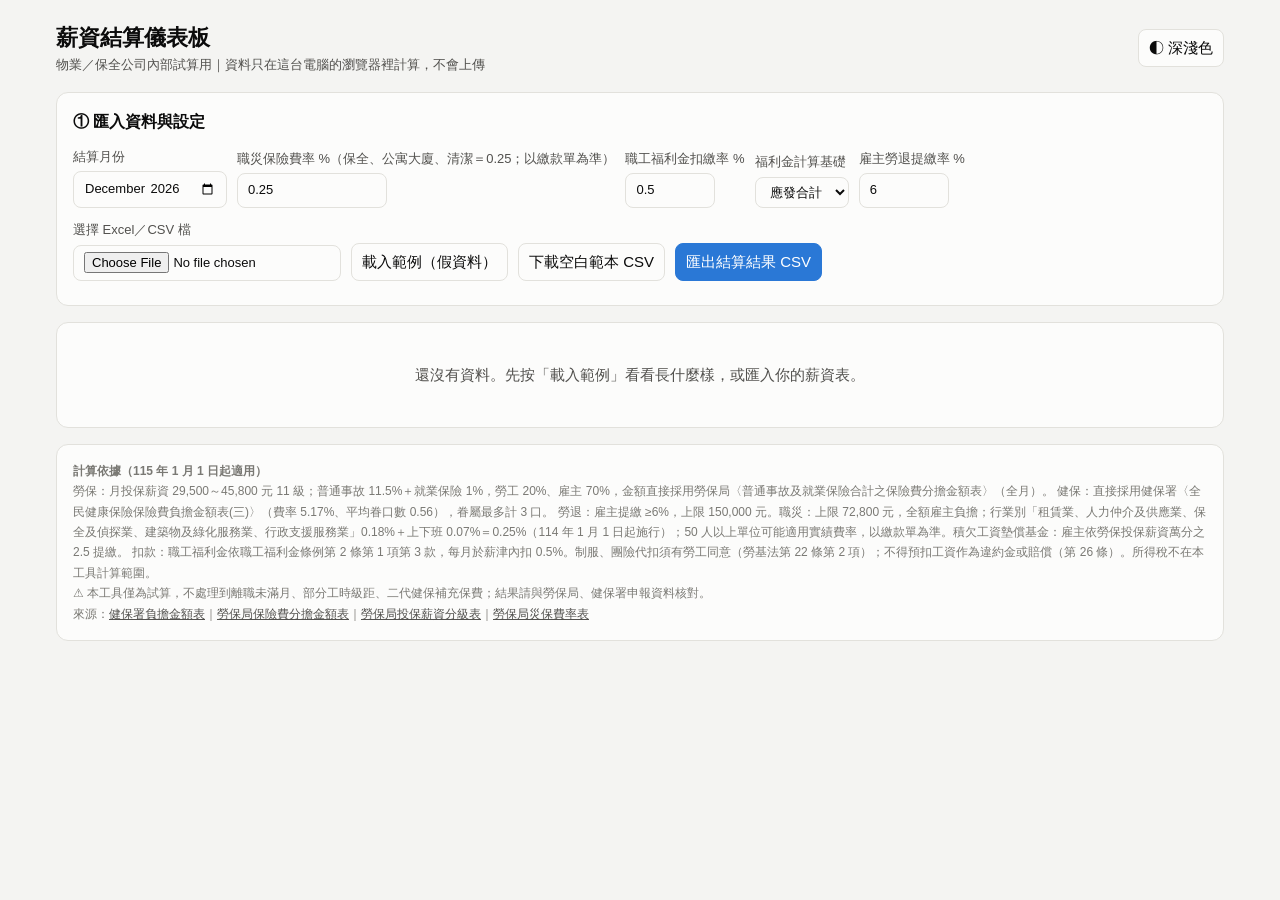
<file: payroll/薪資計算.html>
<!doctype html>
<html lang="zh-Hant-TW">
<head>
<meta charset="utf-8">
<meta name="viewport" content="width=device-width, initial-scale=1">
<title>薪資結算儀表板</title>
<style>
:root{
  color-scheme: light;
  --bg:#f4f4f2; --surface:#fcfcfb; --surface-2:#f0efec; --line:#e2e1dc;
  --text:#0b0b0b; --text-2:#52514e; --muted:#7a7974;
  --series-1:#2a78d6; --accent:#2a78d6;
  --good:#0ca30c; --warning:#fab219; --serious:#ec835a; --critical:#d03b3b;
}
@media (prefers-color-scheme: dark){
  :root:not([data-theme="light"]){
    color-scheme: dark;
    --bg:#121211; --surface:#1a1a19; --surface-2:#242422; --line:#33332f;
    --text:#f0efec; --text-2:#c3c2b7; --muted:#8f8e86;
    --series-1:#3987e5; --accent:#3987e5;
  }
}
:root[data-theme="dark"]{
  color-scheme: dark;
  --bg:#121211; --surface:#1a1a19; --surface-2:#242422; --line:#33332f;
  --text:#f0efec; --text-2:#c3c2b7; --muted:#8f8e86;
  --series-1:#3987e5; --accent:#3987e5;
}
*{box-sizing:border-box}
body{margin:0;background:var(--bg);color:var(--text);font:15px/1.6 -apple-system,"PingFang TC","Noto Sans TC","Microsoft JhengHei",sans-serif}
.wrap{max-width:1200px;margin:0 auto;padding:20px 16px 60px}
header{display:flex;flex-wrap:wrap;gap:12px;align-items:center;justify-content:space-between;margin-bottom:16px}
h1{font-size:22px;margin:0}
h2{font-size:16px;margin:0 0 12px}
.sub{color:var(--text-2);font-size:13px}
.card{background:var(--surface);border:1px solid var(--line);border-radius:12px;padding:16px;margin-bottom:16px}
.toolbar{display:flex;flex-wrap:wrap;gap:10px;align-items:end}
.field{display:flex;flex-direction:column;gap:4px;font-size:13px;color:var(--text-2)}
input,select,button{font:inherit;color:var(--text);background:var(--surface);border:1px solid var(--line);border-radius:8px;padding:6px 10px}
button{cursor:pointer}
button.primary{background:var(--accent);border-color:var(--accent);color:#fff}
button:hover{filter:brightness(.97)}
.kpis{display:grid;grid-template-columns:repeat(auto-fit,minmax(140px,1fr));gap:12px}
.kpi{background:var(--surface);border:1px solid var(--line);border-radius:12px;padding:14px}
.kpi .label{font-size:13px;color:var(--text-2)}
.kpi .val{font-size:24px;font-weight:600;font-variant-numeric:tabular-nums;margin-top:2px}
.kpi .note{font-size:12px;color:var(--muted)}
.grid2{display:grid;grid-template-columns:1fr 1fr;gap:16px}
@media (max-width:820px){.grid2{grid-template-columns:1fr}}
.bars{display:flex;flex-direction:column;gap:8px}
.bar-row{display:grid;grid-template-columns:80px 1fr 110px;gap:8px;align-items:center;font-size:13px}
.bar-track{height:18px;position:relative}
.bar{height:18px;background:var(--series-1);border-radius:0 4px 4px 0;min-width:2px}
.bar-row .num{text-align:right;font-variant-numeric:tabular-nums;color:var(--text)}
.bar-row:hover .bar{filter:brightness(1.1)}
table{width:100%;border-collapse:collapse;font-size:13px}
th,td{padding:7px 8px;border-bottom:1px solid var(--line);text-align:right;white-space:nowrap;font-variant-numeric:tabular-nums}
th{color:var(--text-2);font-weight:500;background:var(--surface-2);position:sticky;top:0}
th:first-child,td:first-child,th:nth-child(2),td:nth-child(2){text-align:left}
tbody tr{cursor:pointer}
tbody tr:hover{background:var(--surface-2)}
.scroll{overflow-x:auto;max-height:520px}
.flags{list-style:none;margin:0;padding:0;display:flex;flex-direction:column;gap:8px}
.flag{display:flex;gap:8px;align-items:flex-start;font-size:13px;padding:8px 10px;border-radius:8px;background:var(--surface-2)}
.flag .ic{flex:none;width:22px;height:22px;border-radius:50%;display:grid;place-items:center;font-size:12px;font-weight:700;color:#111}
.st-critical .ic{background:var(--critical);color:#fff}
.st-serious .ic{background:var(--serious)}
.st-warning .ic{background:var(--warning)}
.st-good .ic{background:var(--good);color:#fff}
.tag{display:inline-block;font-size:11px;padding:0 6px;border-radius:999px;border:1px solid var(--line);color:var(--text-2);margin-left:4px}
.empty{color:var(--text-2);text-align:center;padding:40px 10px}
.hidden{display:none !important}
dialog{border:1px solid var(--line);border-radius:12px;background:var(--surface);color:var(--text);max-width:560px;width:calc(100% - 32px);padding:0}
dialog::backdrop{background:rgba(0,0,0,.4)}
.slip{padding:20px}
.slip table td,.slip table th{text-align:right}
.slip table td:first-child,.slip table th:first-child{text-align:left}
.slip .total td{font-weight:700;border-top:2px solid var(--text)}
.slip-actions{display:flex;gap:8px;justify-content:flex-end;padding:12px 20px;border-top:1px solid var(--line)}
.legal{font-size:12px;color:var(--muted);line-height:1.7}
.legal a{color:var(--text-2)}
@media print{
  body{background:#fff}
  body > .wrap{display:none}
  dialog{position:static;border:none;max-width:none;width:100%}
  .slip-actions{display:none}
}
</style>
</head>
<body>
<div class="wrap">
  <header>
    <div>
      <h1>薪資結算儀表板</h1>
      <div class="sub">物業／保全公司內部試算用｜資料只在這台電腦的瀏覽器裡計算，不會上傳</div>
    </div>
    <div class="toolbar">
      <button id="btnTheme" title="切換深淺色">◐ 深淺色</button>
    </div>
  </header>

  <section class="card">
    <h2>① 匯入資料與設定</h2>
    <div class="toolbar">
      <label class="field">結算月份<input type="month" id="month"></label>
      <label class="field">職災保險費率 %（保全、公寓大廈、清潔＝0.25；以繳款單為準）<input type="number" id="ocRate" step="0.01" min="0" value="0.25" style="width:150px"></label>
      <label class="field">職工福利金扣繳率 %<input type="number" id="welfareRate" step="0.1" min="0" value="0.5" style="width:90px"></label>
      <label class="field">福利金計算基礎
        <select id="welfareBase">
          <option value="gross">應發合計</option>
          <option value="base">本薪</option>
        </select>
      </label>
      <label class="field">雇主勞退提繳率 %<input type="number" id="penRate" step="0.5" min="6" value="6" style="width:90px"></label>
    </div>
    <div class="toolbar" style="margin-top:12px">
      <label class="field">選擇 Excel／CSV 檔<input type="file" id="file" accept=".csv,.xlsx,.xls"></label>
      <button id="btnSample">載入範例（假資料）</button>
      <button id="btnTemplate">下載空白範本 CSV</button>
      <button id="btnExport" class="primary" disabled>匯出結算結果 CSV</button>
    </div>
    <div id="importMsg" class="sub" style="margin-top:8px"></div>
  </section>

  <div id="emptyState" class="card empty">還沒有資料。先按「載入範例」看看長什麼樣，或匯入你的薪資表。</div>

  <div id="dash" class="hidden">
    <section class="kpis" id="kpis"></section>
    <div style="height:16px"></div>
    <div class="grid2">
      <section class="card">
        <h2>各部門人事成本（應發＋雇主負擔）</h2>
        <div class="bars" id="deptBars"></div>
      </section>
      <section class="card">
        <h2>結薪前要處理的提醒</h2>
        <ul class="flags" id="flags"></ul>
      </section>
    </div>
    <section class="card">
      <h2>② 員工薪資明細 <span class="sub">（點一列看薪資條）</span></h2>
      <div class="scroll"><table id="empTable"></table></div>
    </section>
  </div>

  <section class="card legal">
    <strong>計算依據（115 年 1 月 1 日起適用）</strong><br>
    勞保：月投保薪資 29,500～45,800 元 11 級；普通事故 11.5%＋就業保險 1%，勞工 20%、雇主 70%，金額直接採用勞保局〈普通事故及就業保險合計之保險費分擔金額表〉（全月）。
    健保：直接採用健保署〈全民健康保險保險費負擔金額表(三)〉（費率 5.17%、平均眷口數 0.56），眷屬最多計 3 口。
    勞退：雇主提繳 ≥6%，上限 150,000 元。職災：上限 72,800 元，全額雇主負擔；行業別「租賃業、人力仲介及供應業、保全及偵探業、建築物及綠化服務業、行政支援服務業」0.18%＋上下班 0.07%＝0.25%（114 年 1 月 1 日起施行）；50 人以上單位可能適用實績費率，以繳款單為準。積欠工資墊償基金：雇主依勞保投保薪資萬分之 2.5 提繳。
    扣款：職工福利金依職工福利金條例第 2 條第 1 項第 3 款，每月於薪津內扣 0.5%。制服、團險代扣須有勞工同意（勞基法第 22 條第 2 項）；不得預扣工資作為違約金或賠償（第 26 條）。所得稅不在本工具計算範圍。
    <br>⚠ 本工具僅為試算，不處理到離職未滿月、部分工時級距、二代健保補充保費；結果請與勞保局、健保署申報資料核對。
    <br>來源：<a href="https://www.nhi.gov.tw/ch/cp-19418-9eefb-2576-1.html" target="_blank" rel="noopener">健保署負擔金額表</a>｜<a href="https://www.bli.gov.tw/0011588.html" target="_blank" rel="noopener">勞保局保險費分擔金額表</a>｜<a href="https://www.bli.gov.tw/0005475.html" target="_blank" rel="noopener">勞保局投保薪資分級表</a>｜<a href="https://www.bli.gov.tw/0103189.html" target="_blank" rel="noopener">勞保局災保費率表</a>
  </section>
</div>

<dialog id="slipDlg">
  <div class="slip" id="slipBody"></div>
  <div class="slip-actions">
    <button onclick="window.print()">列印／存成 PDF</button>
    <button class="primary" onclick="document.getElementById('slipDlg').close()">關閉</button>
  </div>
</dialog>

<script src="../lib/xlsx.full.min.js"></script>
<script id="calc">
/* ===== 115 年費率與級距（可整段替換更新） ===== */
var RATES = {
  year: 115,
  minWage: 29500,
  laborGrades: [29500,30300,31800,33300,34800,36300,38200,40100,42000,43900,45800],
  laborOrdinary: 0.115, laborEmploy: 0.01, laborEmpShare: 0.2, laborErShare: 0.7,
  // 勞保局〈勞工保險普通事故及就業保險合計之保險費分擔金額表〉115.1.1 起適用，全月 30 日：[月投保薪資, 勞工負擔, 單位負擔]
  labor: [[29500,738,2582],[30300,758,2651],[31800,795,2783],[33300,833,2914],[34800,870,3045],[36300,908,3176],[38200,955,3342],[40100,1002,3509],[42000,1050,3675],[43900,1098,3841],[45800,1145,4008]],
  // 健保署負擔金額表(三) 115.1.1 生效：[月投保金額, 本人負擔, 投保單位負擔]
  nhi: [[29500,458,1428],[30300,470,1466],[31800,493,1539],[33300,516,1611],[34800,540,1684],[36300,563,1757],[38200,592,1849],[40100,622,1940],[42000,651,2032],[43900,681,2124],[45800,710,2216],[48200,748,2332],[50600,785,2449],[53000,822,2565],[55400,859,2681],[57800,896,2797],[60800,943,2942],[63800,990,3087],[66800,1036,3233],[69800,1083,3378],[72800,1129,3523],[76500,1187,3702],[80200,1244,3881],[83900,1301,4060],[87600,1359,4239],[92100,1428,4457],[96600,1498,4675],[101100,1568,4892],[105600,1638,5110],[110100,1708,5328],[115500,1791,5589],[120900,1875,5850],[126300,1959,6112],[131700,2043,6373],[137100,2126,6634],[142500,2210,6896],[147900,2294,7157],[150000,2327,7259],[156400,2426,7568],[162800,2525,7878],[169200,2624,8188],[175600,2724,8497],[182000,2823,8807],[189500,2939,9170],[197000,3055,9533],[204500,3172,9896],[212000,3288,10259],[219500,3404,10622],[228200,3539,11043],[236900,3674,11464],[245600,3809,11885],[254300,3944,12306],[263000,4079,12727],[273000,4234,13211],[283000,4389,13695],[293000,4544,14179],[303000,4700,14663],[313000,4855,15146]],
  pensionMax: 150000,
  occMax: 72800,
  wageFundRate: 0.00025   // 積欠工資墊償基金，雇主依勞保投保薪資萬分之 2.5 提繳
};

function gradeOf(list, amount){ // 取「大於等於薪資」的最低一級，超過則取最高級
  for (var i=0;i<list.length;i++){ if (amount <= list[i]) return list[i]; }
  return list[list.length-1];
}
function nhiRowOf(amount){
  for (var i=0;i<RATES.nhi.length;i++){ if (amount <= RATES.nhi[i][0]) return RATES.nhi[i]; }
  return RATES.nhi[RATES.nhi.length-1];
}
var nhiAmounts = RATES.nhi.map(function(r){return r[0];});
function num(v){ if (v===undefined||v===null) return 0; var s=String(v).replace(/[,\s元]/g,''); if(s==='') return 0; var n=Number(s); return isFinite(n)?n:0; }
function has(v){ return v!==undefined && v!==null && String(v).trim()!==''; }
function r(n){ return Math.round(n); }

function calcEmployee(row, opt){
  var e = {
    id: String(row['員工編號']||'').trim(), name: String(row['姓名']||'').trim(), dept: String(row['部門']||'未分部門').trim()||'未分部門',
    base: num(row['本薪']), meal: num(row['伙食津貼']), duty: num(row['職務加給']), attend: num(row['全勤獎金']),
    ot: num(row['加班費']), otherAdd: num(row['其他加項']), leaveDeduct: num(row['請假扣款']), otherDeduct: num(row['其他扣項']),
    uniform: num(row['制服代扣']), uniformConsent: /^(有|是|y|yes|v|✓|1)$/i.test(String(row['制服同意書']||'').trim()), groupIns: num(row['團險']),
    deps: Math.max(0, Math.floor(num(row['健保眷屬數']))), selfRate: num(row['勞退自提率']),
    flags: []
  };
  var depsCounted = Math.min(e.deps, 3);
  if (e.deps > 3) e.flags.push(['warning','健保眷屬 '+e.deps+' 口，依規定最多計 3 口']);

  // 經常性給與（最低工資比較、建議投保基準）
  e.regular = e.base + e.meal + e.duty + e.attend;
  e.gross = e.regular + e.ot + e.otherAdd - e.leaveDeduct;

  if (e.regular < RATES.minWage) e.flags.push(['critical','本薪＋固定津貼 '+fmt(e.regular)+' 元，低於最低工資 '+fmt(RATES.minWage)+' 元（若為部分工時或未滿月請另行確認）']);

  // 投保級距：有填用填的，沒填依經常性給與對照
  var suggestLabor = gradeOf(RATES.laborGrades, e.regular);
  var suggestNhi = gradeOf(nhiAmounts, e.regular);
  var suggestPen = Math.min(gradeOf(nhiAmounts, e.regular), RATES.pensionMax);
  var suggestOcc = Math.min(gradeOf(nhiAmounts, e.regular), RATES.occMax);
  e.laborIns = has(row['勞保投保薪資']) ? gradeOf(RATES.laborGrades, num(row['勞保投保薪資'])) : suggestLabor;
  e.nhiIns   = has(row['健保投保金額']) ? gradeOf(nhiAmounts, num(row['健保投保金額'])) : suggestNhi;
  e.penIns   = has(row['勞退提繳工資']) ? Math.min(gradeOf(nhiAmounts, num(row['勞退提繳工資'])), RATES.pensionMax) : suggestPen;
  e.occIns   = suggestOcc;
  if (e.laborIns < suggestLabor) e.flags.push(['serious','勞保投保薪資 '+fmt(e.laborIns)+' 低於應投保級距 '+fmt(suggestLabor)+'，疑似高薪低報（勞保條例§72Ⅲ 可處短報保費 4 倍罰鍰）']);
  if (e.nhiIns < suggestNhi) e.flags.push(['serious','健保投保金額 '+fmt(e.nhiIns)+' 低於應投保級距 '+fmt(suggestNhi)+'，疑似高薪低報']);
  if (e.penIns < suggestPen) e.flags.push(['serious','勞退提繳工資 '+fmt(e.penIns)+' 低於應提繳級距 '+fmt(suggestPen)]);

  // 勞保＋就保（查勞保局分擔金額表）
  var lr = RATES.labor.filter(function(x){ return x[0]===e.laborIns; })[0];
  e.laborEmp = lr[1];
  e.laborEr  = lr[2];
  e.wageFund = r(e.laborIns * RATES.wageFundRate);
  // 健保（查表）
  var nr = nhiRowOf(e.nhiIns);
  e.nhiEmp = nr[1] * (1 + depsCounted);
  e.nhiEr = nr[2];
  // 勞退
  if (e.selfRate < 0 || e.selfRate > 6){ e.flags.push(['warning','勞退自提率 '+e.selfRate+'% 不在 0～6% 範圍，已改以 0% 計']); e.selfRate = 0; }
  e.penSelf = r(e.penIns * e.selfRate/100);
  e.penEr = r(e.penIns * opt.penRate/100);
  // 職災（雇主全額）
  e.occEr = opt.ocRate > 0 ? r(e.occIns * opt.ocRate/100) : 0;

  // 職工福利金（職工福利金條例§2Ⅰ③：每月於薪津內扣 0.5%）；有填「福利金」欄就用填的
  e.welfareBaseAmt = opt.welfareBase === 'base' ? e.base : e.gross;
  e.welfare = has(row['福利金']) ? num(row['福利金']) : r(e.welfareBaseAmt * opt.welfareRate/100);
  // 制服、團險：工資應全額直接給付，代扣要有勞工同意（勞基法§22Ⅱ）
  if (e.uniform > 0 && !e.uniformConsent) e.flags.push(['serious','制服代扣 '+fmt(e.uniform)+' 元，但「制服同意書」欄不是「有」。沒有書面同意不能從薪資扣（勞基法§22Ⅱ）；離職時扣制服賠償，可能違反§26']);
  if (e.groupIns > 0) e.groupNote = '團險自付';

  e.empDeduct = e.laborEmp + e.nhiEmp + e.penSelf + e.uniform + e.groupIns + e.welfare + e.otherDeduct;
  e.net = e.gross - e.empDeduct;
  e.erCost = e.laborEr + e.nhiEr + e.penEr + e.occEr + e.wageFund;
  e.totalCost = e.gross + e.erCost;
  if (e.net < 0) e.flags.push(['critical','實發金額為負數，請檢查扣款']);
  if (!e.name) e.flags.push(['warning','缺少姓名']);
  return e;
}
function fmt(n){ return Math.round(n).toLocaleString('zh-TW'); }
if (typeof module !== 'undefined') module.exports = { RATES:RATES, calcEmployee:calcEmployee };
</script>

<script>
var HEADERS = ['員工編號','姓名','部門','本薪','伙食津貼','職務加給','全勤獎金','加班費','其他加項','請假扣款','制服代扣','制服同意書','團險','福利金','其他扣項','健保眷屬數','勞退自提率','勞保投保薪資','健保投保金額','勞退提繳工資'];
var SAMPLE = [
  ['A001','範例員工甲','管理處',52000,3000,5000,0,0,0,0,0,'',300,'',0,1,6,'','',''],
  ['A002','範例員工乙','管理處',38000,3000,2000,1000,1800,0,0,0,'',300,'',0,0,0,'','',''],
  ['S001','範例員工丙','保全部',30000,2400,0,1500,6200,0,0,500,'有',300,'',0,2,0,'','',''],
  ['S002','範例員工丁','保全部',31000,2400,0,1500,5400,0,1000,500,'',300,'',0,0,0,29500,29500,''],
  ['S003','範例員工戊','保全部',26000,2400,0,0,3000,0,0,0,'',0,'',0,0,0,'','',''],
  ['C001','範例員工己','清潔部',29500,0,0,0,0,800,0,0,'',0,'',0,4,0,'','',''],
  ['M001','範例員工庚','管理處',95000,3000,10000,0,0,0,0,0,'',300,'',0,0,6,'','','']
];
var rows = [], results = [];

function $(id){ return document.getElementById(id); }
function opts(){ var w = Number($('welfareRate').value); return { ocRate:Number($('ocRate').value)||0, penRate:Math.max(6, Number($('penRate').value)||6), welfareRate: isFinite(w)&&w>=0 ? w : 0.5, welfareBase:$('welfareBase').value }; }
function esc(s){ return String(s).replace(/[&<>"]/g,function(c){return {'&':'&amp;','<':'&lt;','>':'&gt;','"':'&quot;'}[c];}); }

function parseCSV(text){
  text = text.replace(/^﻿/,'');
  var out=[], row=[], cur='', q=false;
  for (var i=0;i<text.length;i++){
    var c=text[i];
    if (q){ if (c==='"'){ if (text[i+1]==='"'){cur+='"';i++;} else q=false; } else cur+=c; }
    else if (c==='"') q=true;
    else if (c===','){ row.push(cur); cur=''; }
    else if (c==='\n'||c==='\r'){ if (c==='\r'&&text[i+1]==='\n') i++; row.push(cur); out.push(row); row=[]; cur=''; }
    else cur+=c;
  }
  if (cur!==''||row.length){ row.push(cur); out.push(row); }
  return out.filter(function(r){ return r.some(function(c){return String(c).trim()!=='';}); });
}
function toObjects(table){
  var head = table[0].map(function(h){return String(h).trim();});
  var missing = ['姓名','本薪'].filter(function(h){return head.indexOf(h)<0;});
  if (missing.length) throw new Error('缺少必要欄位：'+missing.join('、')+'。請用「下載空白範本」的欄位名稱。');
  var unknown = head.filter(function(h){return h && HEADERS.indexOf(h)<0;});
  var objs = table.slice(1).map(function(r){ var o={}; head.forEach(function(h,i){ o[h]=r[i]; }); return o; });
  return { objs:objs, unknown:unknown };
}
function loadTable(table, label){
  try {
    var res = toObjects(table);
    rows = res.objs;
    $('importMsg').textContent = '已載入 '+label+'：'+rows.length+' 位員工'+(res.unknown.length?'。以下欄位不認得、已略過：'+res.unknown.join('、'):'');
    render();
  } catch(err){ $('importMsg').textContent = '⚠ '+err.message; }
}

function loadXLSX(file){
  function go(){
    var fr = new FileReader();
    fr.onload = function(){
      var wb = XLSX.read(new Uint8Array(fr.result), {type:'array'});
      var ws = wb.Sheets[wb.SheetNames[0]];
      loadTable(XLSX.utils.sheet_to_json(ws, {header:1, raw:true, defval:''}), file.name+'（第一個工作表）');
    };
    fr.readAsArrayBuffer(file);
  }
  if (window.XLSX) return go();
  $('importMsg').textContent = '載入 Excel 讀取元件中…（需要網路；檔案本身不會上傳）';
  var s = document.createElement('script');
  s.src = 'https://cdnjs.cloudflare.com/ajax/libs/xlsx/0.18.5/xlsx.full.min.js';
  s.onload = go;
  s.onerror = function(){ $('importMsg').textContent = '⚠ 無法載入 Excel 讀取元件（可能沒網路）。請在 Excel 另存成 CSV（UTF-8）再匯入。'; };
  document.head.appendChild(s);
}

$('file').addEventListener('change', function(ev){
  var f = ev.target.files[0]; if (!f) return;
  if (/\.xlsx?$/i.test(f.name)) return loadXLSX(f);
  var fr = new FileReader();
  fr.onload = function(){ loadTable(parseCSV(fr.result), f.name); };
  fr.readAsText(f, 'utf-8');
});
$('btnSample').onclick = function(){ loadTable([HEADERS].concat(SAMPLE), '範例假資料'); };
['ocRate','penRate','welfareRate','welfareBase','month'].forEach(function(id){ $(id).addEventListener('input', function(){ if (rows.length) render(); }); });

function download(name, text){
  var blob = new Blob(['﻿'+text], {type:'text/csv;charset=utf-8'});
  var a = document.createElement('a'); a.href = URL.createObjectURL(blob); a.download = name; a.click();
  setTimeout(function(){ URL.revokeObjectURL(a.href); }, 1000);
}
function csvLine(arr){ return arr.map(function(v){ v=String(v); return /[",\n]/.test(v)?'"'+v.replace(/"/g,'""')+'"':v; }).join(','); }
$('btnTemplate').onclick = function(){ download('薪資匯入範本.csv', csvLine(HEADERS)+'\n'); };
$('btnExport').onclick = function(){
  var head = ['員工編號','姓名','部門','應發合計','勞保自付','健保自付','勞退自提','制服代扣','團險','福利金','其他扣項','扣款合計','實發金額','勞保雇主','健保雇主','勞退雇主','職災雇主','墊償基金','雇主負擔合計','人事成本','勞保級距','健保級距','勞退級距','提醒'];
  var lines = [csvLine(head)].concat(results.map(function(e){
    return csvLine([e.id,e.name,e.dept,e.gross,e.laborEmp,e.nhiEmp,e.penSelf,e.uniform,e.groupIns,e.welfare,e.otherDeduct,e.empDeduct,e.net,e.laborEr,e.nhiEr,e.penEr,e.occEr,e.wageFund,e.erCost,e.totalCost,e.laborIns,e.nhiIns,e.penIns,e.flags.map(function(f){return f[1];}).join('；')]);
  }));
  download('薪資結算_'+($('month').value||'未指定月份')+'.csv', lines.join('\n'));
};

var ICON = {critical:'!', serious:'!', warning:'?', good:'✓'};
var LABEL = {critical:'嚴重', serious:'需處理', warning:'請確認', good:'正常'};

function render(){
  var o = opts();
  results = rows.map(function(r){ return calcEmployee(r, o); });
  $('emptyState').classList.toggle('hidden', results.length>0);
  $('dash').classList.toggle('hidden', results.length===0);
  $('btnExport').disabled = results.length===0;
  if (!results.length) return;

  var sum = function(k){ return results.reduce(function(a,e){return a+e[k];},0); };
  var flagCount = results.reduce(function(a,e){return a+e.flags.length;},0);
  var kpis = [
    ['結薪人數', results.length+' 人', ($('month').value||'未指定月份')],
    ['應發總額', fmt(sum('gross')), '元'],
    ['員工扣款', fmt(sum('empDeduct')), '勞健保自付、自提、制服、團險、福利金'],
    ['實發總額', fmt(sum('net')), '元'],
    ['雇主負擔', fmt(sum('erCost')), o.ocRate>0?'勞保＋健保＋勞退＋職災＋墊償':'未含職災（費率未填）'],
    ['人事總成本', fmt(sum('totalCost')), '應發＋雇主負擔'],
    ['待處理提醒', flagCount+' 項', flagCount?'見右側清單':'沒有異常']
  ];
  $('kpis').innerHTML = kpis.map(function(k){ return '<div class="kpi"><div class="label">'+k[0]+'</div><div class="val">'+k[1]+'</div><div class="note">'+esc(k[2])+'</div></div>'; }).join('');

  // 部門長條（單一數列，依成本排序）
  var dept = {};
  results.forEach(function(e){ dept[e.dept] = dept[e.dept] || {cost:0,n:0}; dept[e.dept].cost += e.totalCost; dept[e.dept].n++; });
  var list = Object.keys(dept).map(function(k){return [k,dept[k]];}).sort(function(a,b){return b[1].cost-a[1].cost;});
  var max = list.length ? list[0][1].cost : 1;
  $('deptBars').innerHTML = list.map(function(d){
    var pct = max>0 ? d[1].cost/max*100 : 0;
    return '<div class="bar-row" title="'+esc(d[0])+'：'+fmt(d[1].cost)+' 元，'+d[1].n+' 人"><div>'+esc(d[0])+'</div><div class="bar-track"><div class="bar" style="width:'+pct.toFixed(1)+'%"></div></div><div class="num">'+fmt(d[1].cost)+'</div></div>';
  }).join('');

  // 提醒
  var items = [];
  if (!(o.ocRate>0)) items.push(['warning','職災保險費率是 0，雇主負擔沒有算到職災保費（保全、公寓大廈、清潔是 0.25%，以繳款單為準）', '全體']);
  var order = {critical:0,serious:1,warning:2};
  results.forEach(function(e){ e.flags.forEach(function(f){ items.push([f[0], f[1], e.name||e.id]); }); });
  items.sort(function(a,b){ return order[a[0]]-order[b[0]]; });
  if (!items.length) items.push(['good','沒有偵測到異常','全體']);
  $('flags').innerHTML = items.map(function(it){
    return '<li class="flag st-'+it[0]+'"><span class="ic" aria-hidden="true">'+ICON[it[0]]+'</span><div><strong>'+LABEL[it[0]]+'｜'+esc(it[2])+'</strong><br>'+esc(it[1])+'</div></li>';
  }).join('');

  // 員工表
  var cols = [['id','編號'],['name','姓名'],['dept','部門'],['gross','應發'],['laborEmp','勞保'],['nhiEmp','健保'],['penSelf','自提'],['uniform','制服'],['groupIns','團險'],['welfare','福利金'],['empDeduct','扣款合計'],['net','實發'],['erCost','雇主負擔'],['totalCost','人事成本']];
  var html = '<thead><tr>'+cols.map(function(c){return '<th>'+c[1]+'</th>';}).join('')+'<th>提醒</th></tr></thead><tbody>';
  results.forEach(function(e,i){
    html += '<tr data-i="'+i+'">'+cols.map(function(c){ var v=e[c[0]]; return '<td>'+(typeof v==='number'?fmt(v):esc(v))+'</td>'; }).join('')+
      '<td>'+(e.flags.length?e.flags.map(function(f){return '<span class="tag">'+ICON[f[0]]+' '+LABEL[f[0]]+'</span>';}).join(''):'')+'</td></tr>';
  });
  html += '</tbody><tfoot><tr><td></td><td><strong>合計</strong></td><td></td>'+cols.slice(3).map(function(c){return '<td><strong>'+fmt(sum(c[0]))+'</strong></td>';}).join('')+'<td></td></tr></tfoot>';
  $('empTable').innerHTML = html;
}

$('empTable').addEventListener('click', function(ev){
  var tr = ev.target.closest('tbody tr'); if (!tr) return;
  var e = results[Number(tr.dataset.i)];
  var line = function(a,b){ return b ? '<tr><td>'+a+'</td><td>'+fmt(b)+'</td></tr>' : ''; };
  $('slipBody').innerHTML =
    '<h2 style="margin-bottom:4px">薪資明細｜'+esc($('month').value||'')+'</h2>'+
    '<div class="sub">'+esc(e.id)+'　'+esc(e.name)+'　'+esc(e.dept)+'</div>'+
    '<table style="margin-top:12px"><thead><tr><th>應發項目</th><th>金額</th></tr></thead><tbody>'+
      line('本薪',e.base)+line('伙食津貼',e.meal)+line('職務加給',e.duty)+line('全勤獎金',e.attend)+line('加班費',e.ot)+line('其他加項',e.otherAdd)+(e.leaveDeduct?'<tr><td>請假扣款</td><td>-'+fmt(e.leaveDeduct)+'</td></tr>':'')+
      '<tr class="total"><td>應發合計</td><td>'+fmt(e.gross)+'</td></tr></tbody></table>'+
    '<table style="margin-top:12px"><thead><tr><th>應扣項目</th><th>金額</th></tr></thead><tbody>'+
      '<tr><td>勞保費（級距 '+fmt(e.laborIns)+'）</td><td>'+fmt(e.laborEmp)+'</td></tr>'+
      '<tr><td>健保費（級距 '+fmt(e.nhiIns)+'，眷屬 '+Math.min(e.deps,3)+' 口）</td><td>'+fmt(e.nhiEmp)+'</td></tr>'+
      line('勞退自提 '+e.selfRate+'%',e.penSelf)+
      line('制服代扣'+(e.uniformConsent?'（已簽同意書）':''),e.uniform)+
      line('團體保險（自付）',e.groupIns)+
      line('職工福利金',e.welfare)+
      line('其他扣項',e.otherDeduct)+
      '<tr class="total"><td>應扣合計</td><td>'+fmt(e.empDeduct)+'</td></tr></tbody></table>'+
    '<table style="margin-top:12px"><tbody><tr class="total"><td>實發金額</td><td>'+fmt(e.net)+'</td></tr></tbody></table>'+
    '<p class="legal" style="margin-top:12px">雇主另負擔：勞保 '+fmt(e.laborEr)+'、健保 '+fmt(e.nhiEr)+'、勞退 '+fmt(e.penEr)+'、職災 '+fmt(e.occEr)+'、墊償基金 '+fmt(e.wageFund)+'（不從薪資扣除）</p>';
  $('slipDlg').showModal();
});

(function(){
  var d = new Date(); $('month').value = d.getFullYear()+'-'+String(d.getMonth()+1).padStart(2,'0');
  var saved = null; try { saved = localStorage.getItem('payroll-theme'); } catch(e){}
  if (saved) document.documentElement.dataset.theme = saved;
  $('btnTheme').onclick = function(){
    var dark = document.documentElement.dataset.theme ? document.documentElement.dataset.theme==='dark' : matchMedia('(prefers-color-scheme: dark)').matches;
    var next = dark ? 'light' : 'dark';
    document.documentElement.dataset.theme = next;
    try { localStorage.setItem('payroll-theme', next); } catch(e){}
  };
})();
</script>
</body>
</html>
</file>
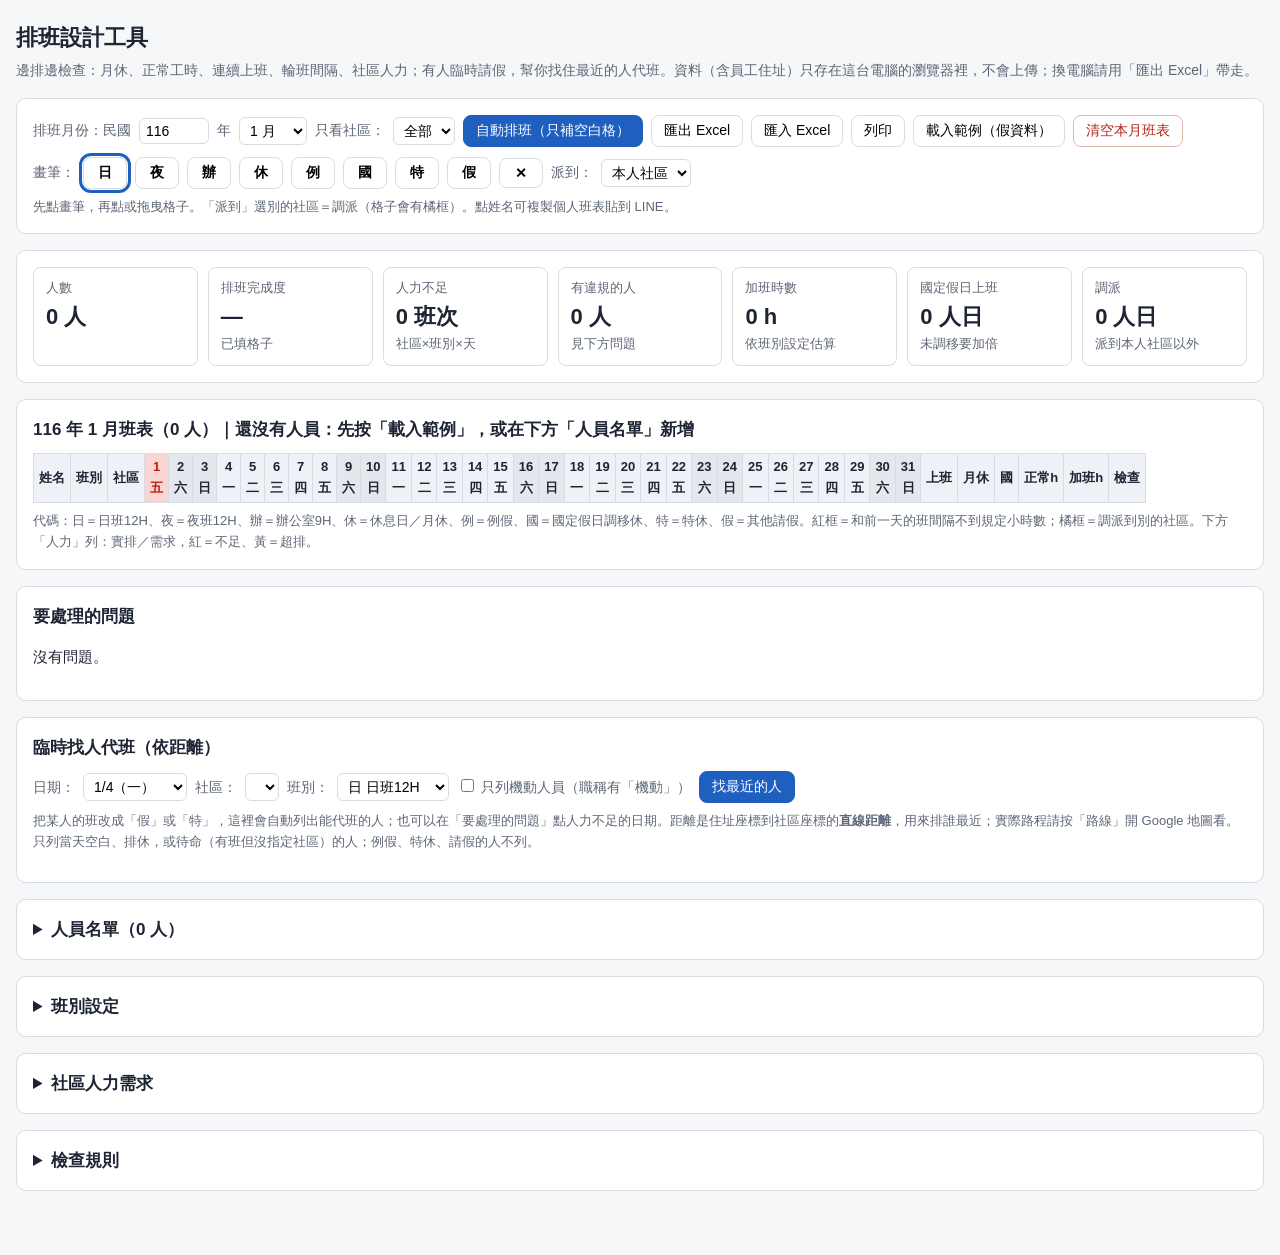
<file: schedule/排班設計工具.html>
<!doctype html>
<html lang="zh-Hant">
<head>
<meta charset="utf-8">
<meta name="viewport" content="width=device-width, initial-scale=1">
<title>排班設計工具</title>
<style>
  :root {
    --bg: #f6f7f9; --card: #fff; --ink: #1d2433; --muted: #5d6676; --line: #d7dce3;
    --accent: #1f5fbf; --head: #eef1f5; --warn: #b42318; --warn-soft: #fdecea; --amber: #8a5a00; --amber-soft: #fff4dc;
    --ok: #157347; --ok-soft: #e7f5ec;
  }
  * { box-sizing: border-box; }
  body { margin: 0; background: var(--bg); color: var(--ink);
    font: 15px/1.6 "PingFang TC", "Microsoft JhengHei", "Noto Sans TC", sans-serif; }
  .wrap { max-width: 1400px; margin: 0 auto; padding: 20px 16px 48px; }
  h1 { font-size: 22px; margin: 0 0 4px; }
  .sub { color: var(--muted); margin: 0 0 16px; font-size: 14px; }
  .card { background: var(--card); border: 1px solid var(--line); border-radius: 10px; padding: 16px; margin-bottom: 16px; }
  .card h2 { font-size: 17px; margin: 0 0 10px; }
  details.card > summary { font-size: 17px; font-weight: 600; cursor: pointer; }
  details.card[open] > summary { margin-bottom: 10px; }
  .row { display: flex; flex-wrap: wrap; gap: 8px; align-items: center; }
  .label { color: var(--muted); font-size: 14px; }
  select, input { font-size: 14px; padding: 4px 6px; border: 1px solid var(--line); border-radius: 6px; background: #fff; }
  input[type=number] { width: 64px; }
  input.w-name { width: 120px; } input.w-time { width: 70px; } input.w-code { width: 44px; text-align: center; }
  input.w-addr { width: 220px; } input.w-geo { width: 150px; }
  .btn.mini { padding: 0 7px; font-size: 13px; border-radius: 6px; margin: 1px; }
  #findOut table { margin-top: 10px; }
  #findOut td.l { text-align: left; white-space: normal; }
  a.map { font-size: 13px; color: var(--accent); }
  a.btn { text-decoration: none; color: var(--ink); display: inline-block; }
  .tag.ok { background: var(--ok-soft); color: var(--ok); }
  .btn { border: 1px solid var(--line); background: #fff; padding: 6px 12px; border-radius: 8px; cursor: pointer; font-size: 14px; }
  .btn.primary { background: var(--accent); color: #fff; border-color: var(--accent); }
  .btn.danger { color: var(--warn); border-color: #e4b4ae; }
  .brush { min-width: 44px; font-weight: 700; }
  .brush.on { outline: 3px solid var(--accent); outline-offset: 1px; }
  .stats { display: grid; grid-template-columns: repeat(auto-fit, minmax(140px, 1fr)); gap: 10px; }
  .stat { border: 1px solid var(--line); border-radius: 8px; padding: 10px 12px; }
  .stat .v { font-size: 22px; font-weight: 700; }
  .stat .k { color: var(--muted); font-size: 13px; }
  .stat.alert .v { color: var(--warn); }
  .scroll { overflow: auto; max-height: 70vh; }
  table { border-collapse: collapse; font-variant-numeric: tabular-nums; }
  th, td { border: 1px solid var(--line); padding: 3px 5px; text-align: center; white-space: nowrap; }
  th { background: var(--head); font-weight: 600; font-size: 13px; }
  table.form td, table.form th { padding: 4px 6px; }
  #grid { user-select: none; font-size: 13px; }
  #grid thead th { position: sticky; top: 0; z-index: 2; }
  #grid .nm { position: sticky; left: 0; background: #fff; z-index: 1; text-align: left; cursor: pointer; color: var(--accent); }
  #grid thead .nm { z-index: 3; background: var(--head); color: var(--ink); cursor: default; }
  #grid td.c { width: 30px; min-width: 30px; cursor: crosshair; font-weight: 600; }
  #grid th.hol { background: #fbd5d1; color: var(--warn); }
  #grid th.we { background: #e4e7ec; }
  .k-shift { background: #e6eefb; color: #1f4a8a; }
  .k-shift2 { background: #ece6fb; color: #4b2a8a; }
  .k-shift3 { background: #e3f4f4; color: #0f5b5b; }
  .k-off { background: #f1f2f4; color: #6b7280; }
  .k-nat { background: var(--ok-soft); color: var(--ok); }
  .k-leave { background: var(--amber-soft); color: var(--amber); }
  td.away { box-shadow: inset 0 0 0 2px #c07a00; }
  td.gapbad { box-shadow: inset 0 0 0 2px var(--warn); }
  td.bad, span.bad { background: var(--warn-soft); color: var(--warn); font-weight: 700; }
  td.mid { background: var(--amber-soft); color: var(--amber); font-weight: 600; }
  td.good { color: var(--ok); }
  tfoot td, tfoot th { background: #fafbfc; }
  tfoot th { text-align: left; position: sticky; left: 0; }
  .tag { display: inline-block; padding: 1px 8px; border-radius: 10px; font-size: 13px; margin: 1px 2px; }
  .tag.bad { background: var(--warn-soft); color: var(--warn); }
  .tag.mid { background: var(--amber-soft); color: var(--amber); }
  ul.issues { margin: 0; padding-left: 18px; }
  ul.issues li { margin: 3px 0; }
  .note { color: var(--muted); font-size: 13px; margin-top: 8px; }
  .msg { padding: 8px 12px; border-radius: 8px; margin-top: 10px; font-size: 14px; background: #eef4fd; color: #1f4a8a; }
  .msg.err { background: var(--warn-soft); color: var(--warn); }
  textarea { width: 100%; font: 14px/1.6 inherit; border: 1px solid var(--line); border-radius: 8px; padding: 8px; }
  dialog { border: 1px solid var(--line); border-radius: 12px; max-width: 520px; width: calc(100% - 32px); }
  .hidden { display: none !important; }
  @media print {
    body { background: #fff; }
    .noprint, details.card, #issuesCard { display: none !important; }
    .scroll { max-height: none; overflow: visible; }
    #grid { font-size: 9px; }
  }
</style>
</head>
<body>
<div class="wrap">
  <h1>排班設計工具</h1>
  <p class="sub">邊排邊檢查：月休、正常工時、連續上班、輪班間隔、社區人力；有人臨時請假，幫你找住最近的人代班。資料（含員工住址）只存在這台電腦的瀏覽器裡，不會上傳；換電腦請用「匯出 Excel」帶走。</p>

  <div class="card noprint">
    <div class="row">
      <span class="label">排班月份：民國</span><input type="number" id="yRoc" min="110" max="130" style="width:70px"><span class="label">年</span>
      <select id="mon"></select>
      <span class="label">只看社區：</span><select id="fSite"></select>
      <button class="btn primary" id="btnAuto">自動排班（只補空白格）</button>
      <button class="btn" id="btnExport">匯出 Excel</button>
      <button class="btn" id="btnImport">匯入 Excel</button>
      <input type="file" id="file" accept=".xlsx,.xls" class="hidden">
      <button class="btn" onclick="window.print()">列印</button>
      <button class="btn" id="btnSample">載入範例（假資料）</button>
      <button class="btn danger" id="btnClear">清空本月班表</button>
    </div>
    <div class="row" style="margin-top:10px">
      <span class="label">畫筆：</span><span id="brushes" class="row"></span>
      <span class="label">派到：</span><select id="brushSite"></select>
    </div>
    <div class="note">先點畫筆，再點或拖曳格子。「派到」選別的社區＝調派（格子會有橘框）。點姓名可複製個人班表貼到 LINE。</div>
    <div id="msg"></div>
  </div>

  <div class="card noprint"><div class="stats" id="stats"></div></div>

  <div class="card">
    <h2 id="gridTitle"></h2>
    <div class="scroll"><table id="grid"></table></div>
    <div class="note">代碼：<span id="legend"></span>。紅框＝和前一天的班間隔不到規定小時數；橘框＝調派到別的社區。下方「人力」列：實排／需求，紅＝不足、黃＝超排。</div>
  </div>

  <div class="card" id="issuesCard">
    <h2>要處理的問題</h2>
    <div id="issues"></div>
  </div>

  <div class="card noprint" id="findCard">
    <h2>臨時找人代班（依距離）</h2>
    <div class="row">
      <span class="label">日期：</span><select id="fdDay"></select>
      <span class="label">社區：</span><select id="fdSite"></select>
      <span class="label">班別：</span><select id="fdShift"></select>
      <label class="label"><input type="checkbox" id="fdMobile"> 只列機動人員（職稱有「機動」）</label>
      <button class="btn primary" id="btnFind">找最近的人</button>
    </div>
    <div id="findOut"></div>
    <p class="note">把某人的班改成「假」或「特」，這裡會自動列出能代班的人；也可以在「要處理的問題」點人力不足的日期。距離是住址座標到社區座標的<b>直線距離</b>，用來排誰最近；實際路程請按「路線」開 Google 地圖看。只列當天空白、排休，或待命（有班但沒指定社區）的人；例假、特休、請假的人不列。</p>
  </div>

  <details class="card noprint" id="peopleBox">
    <summary>人員名單（<span id="peopleCount">0</span> 人）</summary>
    <div class="scroll" style="max-height:50vh"><table class="form" id="peopleTbl"></table></div>
    <div class="row" style="margin-top:10px">
      <button class="btn" id="btnAddPerson">新增一人</button>
    </div>
    <p class="note">座標怎麼填：按「找座標」開 Google 地圖，在住處按右鍵，點選單第一行的數字（例如 24.1477, 120.6736）就會複製，貼到「座標」欄。也可以直接貼 Google 地圖的網址。職稱有「機動」的人算機動人員；社區選「未指定」的人，排到的班算待命，可以直接調派。</p>
    <p class="note">也可以從 Excel 複製貼上（欄位順序：姓名、職稱、班別代碼、社區、規則（84-1 或 一般）、月休天數、住址、座標），一行一人：</p>
    <textarea id="paste" rows="4" placeholder="王小明	日班保全	日	某某社區	84-1	8	台中市○○區○○路1號	24.1477, 120.6736"></textarea>
    <div class="row" style="margin-top:6px"><button class="btn" id="btnPaste">把貼上的人加進名單</button></div>
  </details>

  <details class="card noprint">
    <summary>班別設定</summary>
    <table class="form" id="shiftTbl"></table>
    <div class="row" style="margin-top:10px"><button class="btn" id="btnAddShift">新增班別</button></div>
    <p class="note">代碼用一個字，畫在班表上。正常工時＝這個班算正常工時的時數，超過的部分算加班。</p>
  </details>

  <details class="card noprint">
    <summary>社區人力需求</summary>
    <table class="form" id="siteTbl"></table>
    <div class="row" style="margin-top:10px"><button class="btn" id="btnAddSite">新增社區</button></div>
    <p class="note">每天每個班別需要幾個人。自動排班會先排滿這裡的需求。地址、座標用來算「臨時找人代班」的距離，填法同人員名單。</p>
  </details>

  <details class="card noprint">
    <summary>檢查規則</summary>
    <div class="row">
      <span class="label">保全（84-1）：每月正常工時上限</span><input type="number" id="rMNormal">
      <span class="label">每月總工時上限</span><input type="number" id="rMTotal">
      <span class="label">連續上班上限</span><input type="number" id="rMaxRun"><span class="label">天</span>
    </div>
    <div class="row" style="margin-top:8px">
      <span class="label">一般勞工：每月加班上限</span><input type="number" id="rOtCap"><span class="label">小時（勞基法§32）</span>
      <span class="label">輪班間隔至少</span><input type="number" id="rGap"><span class="label">小時（§34）</span>
    </div>
    <p class="note">保全的數字請以送縣市政府核備的 84-1 約定書為準。一般勞工另外檢查：連續上班不超過 6 天、每個完整週至少 2 天休（§36）。</p>
  </details>
</div>

<dialog id="lineDlg">
  <h3 style="margin-top:0" id="lineTitle">個人班表（貼到 LINE）</h3>
  <textarea id="lineText" rows="12"></textarea>
  <div class="row" style="justify-content:flex-end;margin-top:8px">
    <span id="copied" class="label"></span>
    <button class="btn primary" id="btnCopy">複製</button>
    <button class="btn" onclick="document.getElementById('lineDlg').close()">關閉</button>
  </div>
</dialog>

<script src="../lib/xlsx.full.min.js"></script>
<script>
  // 國定假日（紀念日及節日實施條例第 4、6 條；實際以人事行政總處公告為準）
  var HOLIDAYS = {
    2026: { '1-1': '開國紀念日', '2-15': '小年夜', '2-16': '除夕', '2-17': '春節', '2-18': '春節', '2-19': '春節',
      '2-28': '和平紀念日', '4-4': '兒童節', '4-5': '民族掃墓節', '5-1': '勞動節', '6-19': '端午節',
      '9-25': '中秋節', '9-28': '教師節', '10-10': '國慶日', '10-25': '光復紀念日', '12-25': '行憲紀念日' },
    2027: { '1-1': '開國紀念日', '2-4': '小年夜', '2-5': '除夕', '2-6': '春節', '2-7': '春節', '2-8': '春節',
      '2-28': '和平紀念日', '4-4': '兒童節', '4-5': '民族掃墓節', '5-1': '勞動節', '6-9': '端午節',
      '9-15': '中秋節', '9-28': '教師節', '10-10': '國慶日', '10-25': '光復紀念日', '12-25': '行憲紀念日' }
  };
  var OFF = { '休': '休息日／月休', '例': '例假', '國': '國定假日調移休', '特': '特休', '假': '其他請假' };
  var REST_CODES = { '休': 1, '例': 1 };
  var WK = '日一二三四五六';
  var STORE = 'schedule-tool-v1';
  var state = null, brush = '日', painting = false, refreshTimer = null;

  function defaults() {
    return {
      shifts: [
        { code: '日', name: '日班12H', start: '07:00', end: '19:00', rest: 0, normal: 10 },
        { code: '夜', name: '夜班12H', start: '19:00', end: '07:00', rest: 0, normal: 10 },
        { code: '辦', name: '辦公室9H', start: '08:00', end: '17:00', rest: 60, normal: 8 }
      ],
      sites: [], people: [], seq: 0,
      rules: { mNormal: 240, mTotal: 288, maxRun: 6, otCap: 46, gap: 11 },
      grids: {}, y: null, m: null
    };
  }

  var $ = function (id) { return document.getElementById(id); };
  function esc(s) { return String(s === null || s === undefined ? '' : s).replace(/[&<>"]/g, function (c) { return { '&': '&amp;', '<': '&lt;', '>': '&gt;', '"': '&quot;' }[c]; }); }
  function fmt(n) { return (Math.round(n * 10) / 10).toLocaleString('zh-TW'); }
  function toMin(t) { var m = String(t || '').match(/^(\d{1,2}):(\d{2})/); return m ? +m[1] * 60 + +m[2] : null; }
  function save() { try { localStorage.setItem(STORE, JSON.stringify(state)); } catch (e) {} }
  function load() {
    var s = null;
    try { s = JSON.parse(localStorage.getItem(STORE) || 'null'); } catch (e) {}
    state = s && s.shifts ? s : defaults();
    if (!state.y) { var d = new Date(); d.setMonth(d.getMonth() + 1); state.y = d.getFullYear(); state.m = d.getMonth() + 1; }
  }
  function showMsg(t, err) { $('msg').innerHTML = t ? '<div class="msg' + (err ? ' err' : '') + '">' + t + '</div>' : ''; }

  // ── 基本查詢 ──
  function ymKey() { return state.y + '-' + state.m; }
  function nDays() { return new Date(state.y, state.m, 0).getDate(); }
  function grid() { return state.grids[ymKey()] || (state.grids[ymKey()] = {}); }
  function row(pid) { var g = grid(); return g[pid] || (g[pid] = {}); }
  function shiftOf(code) { for (var i = 0; i < state.shifts.length; i++) if (state.shifts[i].code === code) return state.shifts[i]; return null; }
  function shiftIdx(code) { for (var i = 0; i < state.shifts.length; i++) if (state.shifts[i].code === code) return i; return -1; }
  function person(pid) { for (var i = 0; i < state.people.length; i++) if (state.people[i].id === pid) return state.people[i]; return null; }
  function cell(pid, d) { var v = (state.grids[ymKey()] || {})[pid]; v = v && v[d]; if (!v) return null; var k = v.indexOf('@'); return k < 0 ? { c: v, s: null } : { c: v.slice(0, k), s: v.slice(k + 1) }; }
  function siteAt(p, d) { var x = cell(p.id, d); return x && shiftOf(x.c) ? (x.s || p.site) : null; }
  function holName(d) { return (HOLIDAYS[state.y] || {})[state.m + '-' + d] || ''; }
  function hours(s) {
    var st = toMin(s.start), en = toMin(s.end);
    var span = st === null || en === null ? 0 : (((en - st) + 1440) % 1440 || 1440);
    var total = Math.max(0, span - (+s.rest || 0)) / 60, normal = Math.min(total, +s.normal || 0);
    return { st: st, span: span, total: total, normal: normal, ot: total - normal };
  }
  function maxRunFor(p) { return p.rule === '一般' ? 6 : (+state.rules.maxRun || 6); }

  // 第 d 天之前連續上班幾天
  function runBefore(p, d) { var n = 0; for (var i = d - 1; i >= 1; i--) { var x = cell(p.id, i); if (x && shiftOf(x.c)) n++; else break; } return n; }
  // 前一天的班結束到今天的班開始，間隔幾小時（沒有前後班回傳 null）
  function gapHours(p, d, code) {
    var prev = d > 1 ? cell(p.id, d - 1) : null, ps = prev && shiftOf(prev.c), s = shiftOf(code);
    if (!ps || !s) return null;
    var a = hours(ps), b = hours(s);
    return ((1440 + b.st) - (a.st + a.span)) / 60;
  }
  function gapOK(p, d, code) {
    var g = gapHours(p, d, code); if (g !== null && g < state.rules.gap) return false;
    var nx = d < nDays() ? cell(p.id, d + 1) : null;
    if (nx && shiftOf(nx.c)) {
      var a = hours(shiftOf(code)), b = hours(shiftOf(nx.c));
      if (((1440 + b.st) - (a.st + a.span)) / 60 < state.rules.gap) return false;
    }
    return true;
  }

  // ── 每人檢查 ──
  function checkPerson(p) {
    var n = nDays(), R = state.rules, s = { work: 0, rest: 0, nat: 0, leave: 0, blank: 0, normal: 0, ot: 0, total: 0, holWork: 0, away: 0, run: 0, issues: [], gapDays: {} };
    var run = 0;
    for (var d = 1; d <= n; d++) {
      var x = cell(p.id, d), sh = x && shiftOf(x.c);
      if (!x) { s.blank++; run = 0; continue; }
      if (sh) {
        var h = hours(sh);
        s.work++; s.normal += h.normal; s.ot += h.ot; s.total += h.total;
        if (h.total > 12) s.issues.push(['bad', d + ' 日排「' + sh.name + '」' + fmt(h.total) + ' 小時，超過每日 12 小時']);
        if (holName(d)) s.holWork++;
        if (x.s && x.s !== p.site) s.away++;
        run++; s.run = Math.max(s.run, run);
        var g = gapHours(p, d, x.c);
        if (g !== null && g < R.gap) { s.gapDays[d] = 1; s.issues.push(['bad', (d - 1) + '→' + d + ' 日換班只隔 ' + fmt(g) + ' 小時（至少 ' + R.gap + '）']); }
      } else {
        run = 0;
        if (REST_CODES[x.c]) s.rest++; else if (x.c === '國') s.nat++; else s.leave++;
      }
    }
    if (s.blank) s.issues.push(['mid', s.blank + ' 天還沒排']);
    if (s.run > maxRunFor(p)) s.issues.push(['bad', '連續上班 ' + s.run + ' 天（上限 ' + maxRunFor(p) + '）']);
    if (p.rule === '一般') {
      if (s.ot > R.otCap) s.issues.push(['bad', '加班 ' + fmt(s.ot) + ' 小時，超過每月 ' + R.otCap]);
      for (var d1 = 1; d1 <= n; d1++) {
        if (new Date(state.y, state.m - 1, d1).getDay() !== 1 || d1 + 6 > n) continue;
        var off = 0;
        for (var k = d1; k < d1 + 7; k++) { var y = cell(p.id, k); if (y && !shiftOf(y.c)) off++; }
        if (off < 2) s.issues.push(['bad', d1 + '～' + (d1 + 6) + ' 日這週只休 ' + off + ' 天（每 7 天要有例假、休息日各 1 天）']);
      }
    } else {
      if (s.normal > R.mNormal) s.issues.push(['bad', '正常工時 ' + fmt(s.normal) + ' 小時，超過 ' + R.mNormal]);
      if (s.total > R.mTotal) s.issues.push(['bad', '總工時 ' + fmt(s.total) + ' 小時，超過 ' + R.mTotal]);
    }
    if (!s.blank && s.rest < (+p.off || 0)) s.issues.push(['bad', '月休排了 ' + s.rest + ' 天，約定 ' + p.off + ' 天']);
    if (s.holWork) s.issues.push(['mid', '國定假日上班 ' + s.holWork + ' 天（沒有調移同意書要加倍發工資）']);
    return s;
  }

  // ── 社區人力 ──
  function coverage(site, code, d) {
    var n = 0;
    state.people.forEach(function (p) { var x = cell(p.id, d); if (x && x.c === code && (x.s || p.site) === site) n++; });
    return n;
  }
  function needRows() {
    var out = [], f = $('fSite').value;
    state.sites.forEach(function (st) {
      if (f && st.name !== f) return;
      state.shifts.forEach(function (sh) { if (+(st.need[sh.code] || 0) > 0) out.push({ site: st.name, code: sh.code, need: +st.need[sh.code] }); });
    });
    return out;
  }

  // ── 自動排班：只補空白格 ──
  function autoFill() {
    var n = nDays(), f = $('fSite').value;
    var ppl = state.people.filter(function (p) { return !f || p.site === f; });
    var need = {}, target = {};
    ppl.forEach(function (p) {
      var r = row(p.id), work = 0, other = 0;
      for (var d = 1; d <= n; d++) { var x = cell(p.id, d); if (!x) continue; if (shiftOf(x.c)) work++; else if (!REST_CODES[x.c]) other++; }
      target[p.id] = Math.max(0, n - (+p.off || 0) - other);
      need[p.id] = target[p.id] - work;
    });
    function blanksFrom(p, d) { var b = 0; for (var i = d; i <= n; i++) if (!cell(p.id, i)) b++; return b; }
    function workedBefore(p, d) { var w = 0; for (var i = 1; i < d; i++) { var x = cell(p.id, i); if (x && shiftOf(x.c)) w++; } return w; }
    function canWork(p, d, code) { return need[p.id] > 0 && runBefore(p, d) < maxRunFor(p) && gapOK(p, d, code); }
    var filled = 0;
    for (var d = 1; d <= n; d++) {
      // 1. 先排滿社區需求
      state.sites.forEach(function (st) {
        if (f && st.name !== f) return;
        state.shifts.forEach(function (sh) {
          var req = +(st.need[sh.code] || 0); if (!req) return;
          var have = coverage(st.name, sh.code, d);
          var cand = ppl.filter(function (p) { return p.site === st.name && p.shift === sh.code && !cell(p.id, d) && canWork(p, d, sh.code); });
          cand.sort(function (a, b) { return runBefore(a, d) - runBefore(b, d) || need[b.id] / blanksFrom(b, d) - need[a.id] / blanksFrom(a, d); });
          for (var i = 0; i < cand.length && have < req; i++, have++) { row(cand[i].id)[d] = sh.code; need[cand[i].id]--; filled++; }
        });
      });
      // 2. 其餘的人：照進度平均分配上班天，該休就休。
      //    多排的班要先確認同組（同社區、同班別）剩下的上班天數，夠撐完月底的需求
      var slack = {};
      state.sites.forEach(function (st) {
        state.shifts.forEach(function (sh) {
          var req = +(st.need[sh.code] || 0); if (!req) return;
          var cap = 0; ppl.forEach(function (p) { if (p.site === st.name && p.shift === sh.code) cap += Math.max(0, need[p.id]); });
          slack[st.name + '|' + sh.code] = cap - req * (n - d);
        });
      });
      ppl.forEach(function (p) {
        if (cell(p.id, d)) return;
        var key = p.site + '|' + p.shift, forced = need[p.id] >= blanksFrom(p, d);
        // 非必要的上班不排到連續上限，留給真正缺人的日子
        var onPace = workedBefore(p, d) + 1 <= Math.round(target[p.id] * d / n) && runBefore(p, d) < maxRunFor(p) - 2 && (slack[key] === undefined || slack[key] > 0);
        if (shiftOf(p.shift) && (forced || onPace) && canWork(p, d, p.shift)) { row(p.id)[d] = p.shift; need[p.id]--; if (slack[key] !== undefined) slack[key]--; }
        else row(p.id)[d] = '休';
        filled++;
      });
    }
    save(); renderAll();
    showMsg('自動排班完成，補了 ' + filled + ' 格。原本已經排好的格子沒有動。請看下方「要處理的問題」再手動調整。');
  }

  // ── 臨時找人代班：依住址到社區的直線距離排序 ──
  // 座標接受「24.1477, 120.6736」或 Google 地圖網址（優先取地標的 !3d!4d，其次取畫面中心 @lat,lng）
  function parseGeo(v) {
    var s = String(v || ''), m = s.match(/!3d(-?\d+(?:\.\d+)?)!4d(-?\d+(?:\.\d+)?)/) || s.match(/@(-?\d+(?:\.\d+)?),(-?\d+(?:\.\d+)?)/) || s.match(/(-?\d{1,2}\.\d+)\s*[,，\s]\s*(-?\d{1,3}\.\d+)/);
    if (!m) return null;
    var lat = +m[1], lng = +m[2];
    if (!(Math.abs(lat) <= 90 && Math.abs(lng) <= 180)) return null;
    return lat.toFixed(6) + ', ' + lng.toFixed(6);
  }
  function geoOf(o) { var g = o && parseGeo(o.geo); if (!g) return null; var a = g.split(','); return { lat: +a[0], lng: +a[1] }; }
  function km(a, b) {
    var R = 6371, rad = Math.PI / 180, dLat = (b.lat - a.lat) * rad, dLng = (b.lng - a.lng) * rad;
    var h = Math.sin(dLat / 2) * Math.sin(dLat / 2) + Math.cos(a.lat * rad) * Math.cos(b.lat * rad) * Math.sin(dLng / 2) * Math.sin(dLng / 2);
    return 2 * R * Math.asin(Math.sqrt(h));
  }
  function siteObj(name) { for (var i = 0; i < state.sites.length; i++) if (state.sites[i].name === name) return state.sites[i]; return null; }
  function place(o) { var g = o && parseGeo(o.geo); return g ? g.replace(' ', '') : (o && o.addr) || ''; }
  function mapsSearch(q) { return 'https://www.google.com/maps/search/?api=1&query=' + encodeURIComponent(q); }
  function mapsDir(from, to) { return 'https://www.google.com/maps/dir/?api=1&origin=' + encodeURIComponent(place(from)) + '&destination=' + encodeURIComponent(place(to)) + '&travelmode=driving'; }
  function isMobile(p) { return String(p.title || '').indexOf('機動') >= 0; }

  function findCandidates(siteName, code, d) {
    var st = siteObj(siteName), sg = geoOf(st), onlyMobile = $('fdMobile').checked, out = [];
    state.people.forEach(function (p) {
      if (onlyMobile && !isMobile(p)) return;
      var x = cell(p.id, d), status;
      if (!x) status = '空白';
      else if (x.c === '休') status = '排休';
      else if (shiftOf(x.c) && !(x.s || p.site)) status = '待命';
      else return;
      // 先假裝排進去，看會多出哪些違規
      var bad = function () { return checkPerson(p).issues.filter(function (i) { return i[0] === 'bad'; }).map(function (i) { return i[1]; }); };
      var before = bad(), r = row(p.id), old = r[d];
      r[d] = code + (siteName !== p.site ? '@' + siteName : '');
      var after = bad();
      if (old === undefined) delete r[d]; else r[d] = old;
      var tags = after.filter(function (t) { return before.indexOf(t) < 0; }).map(function (t) { return ['bad', t]; });
      if (status === '排休') tags.push(['mid', '休息日出勤：要本人同意、加發工資']);
      if (holName(d)) tags.push(['mid', '國定假日：沒有調移同意要加倍發工資']);
      var pg = geoOf(p);
      out.push({ p: p, status: status, tags: tags, ok: !tags.some(function (t) { return t[0] === 'bad'; }), dist: pg && sg ? km(pg, sg) : null });
    });
    out.sort(function (a, b) {
      return (b.ok - a.ok) || ((a.dist === null) - (b.dist === null)) || ((a.dist || 0) - (b.dist || 0)) || (isMobile(b.p) - isMobile(a.p)) || a.p.name.localeCompare(b.p.name, 'zh-Hant');
    });
    return { site: st, siteGeo: sg, list: out };
  }
  function renderFind() {
    var siteName = $('fdSite').value, code = $('fdShift').value, d = +$('fdDay').value, sh = shiftOf(code);
    if (!siteName || !sh || !d) { $('findOut').innerHTML = '<div class="msg err">先在「社區人力需求」建立社區，並選好日期、社區、班別。</div>'; return; }
    var res = findCandidates(siteName, code, d), L = res.list;
    var head = '<p style="margin:10px 0 0"><b>' + state.m + '/' + d + '（' + WK[new Date(state.y, state.m - 1, d).getDay()] + '）' + esc(siteName) + '｜' + esc(sh.name) + ' ' + esc(sh.start) + '–' + esc(sh.end) + '</b>' +
      '｜目前 ' + coverage(siteName, code, d) + ' 人／需求 ' + (+((res.site || {}).need || {})[code] || 0) + ' 人' + (res.site && res.site.addr ? '｜' + esc(res.site.addr) : '') + '</p>';
    var warn = [];
    if (!res.siteGeo) warn.push('這個社區還沒填座標，無法算距離（到「社區人力需求」填）。');
    var noGeo = L.filter(function (c) { return c.dist === null; }).length;
    if (res.siteGeo && noGeo) warn.push(noGeo + ' 人沒填住址座標，排在最後。');
    var h = head + (warn.length ? '<div class="msg err">' + warn.join('') + '</div>' : '');
    if (!L.length) { $('findOut').innerHTML = h + '<p>這天沒有空白、排休或待命的人可以調。</p>'; return; }
    h += '<div class="scroll" style="max-height:60vh"><table><tr><th>#</th><th>姓名</th><th>職稱</th><th>本社區</th><th>當天</th><th>直線距離</th><th>提醒</th><th></th></tr>';
    L.forEach(function (c, i) {
      var p = c.p;
      h += '<tr><td>' + (i + 1) + '</td><td class="l"><b>' + esc(p.name) + '</b>' + (isMobile(p) ? ' <span class="tag mid">機動</span>' : '') + '</td><td>' + esc(p.title) + '</td><td>' + esc(p.site || '（未指定）') + '</td>' +
        '<td>' + c.status + '</td><td class="' + (c.dist === null ? '' : 'good') + '">' + (c.dist === null ? '—' : fmt(c.dist) + ' km') + '</td>' +
        '<td class="l">' + (c.tags.length ? c.tags.map(function (t) { return '<span class="tag ' + t[0] + '">' + esc(t[1]) + '</span>'; }).join('') : '<span class="tag ok">可以排</span>') + '</td>' +
        '<td>' + (place(p) && place(res.site) ? '<a class="btn mini" target="_blank" rel="noopener" href="' + esc(mapsDir(p, res.site)) + '">路線</a>' : '') +
        '<button class="btn mini' + (c.ok ? ' primary' : '') + '" data-assign="' + esc(p.id) + '">派他</button></td></tr>';
    });
    $('findOut').innerHTML = h + '</table></div>';
  }
  function prefillFind(siteName, code, d) {
    if (siteObj(siteName)) $('fdSite').value = siteName;
    if (shiftOf(code)) $('fdShift').value = code;
    $('fdDay').value = d;
    renderFind();
  }
  function assign(pid) {
    var p = person(pid), siteName = $('fdSite').value, code = $('fdShift').value, d = +$('fdDay').value, sh = shiftOf(code), st = siteObj(siteName);
    if (!p || !sh) return;
    row(pid)[d] = code + (siteName !== p.site ? '@' + siteName : '');
    save(); renderAll(); renderFind();
    var t = '【臨時支援】' + p.name + '\n' + state.m + '/' + d + '（' + WK[new Date(state.y, state.m - 1, d).getDay()] + '）' + sh.name + ' ' + sh.start + '–' + sh.end + '\n地點：' + siteName + (st && st.addr ? '\n地址：' + st.addr : '') +
      (st && place(st) ? '\n導航：' + mapsSearch(place(st)) : '') + '\n\n麻煩回覆確認可以支援，謝謝！';
    $('lineTitle').textContent = '已排入班表，通知訊息（貼到 LINE）';
    $('lineText').value = t; $('copied').textContent = '';
    $('lineDlg').showModal();
  }

  // ── 畫面：班表 ──
  function filteredPeople() {
    var f = $('fSite').value, n = nDays();
    return state.people.filter(function (p) {
      if (!f || p.site === f) return true;
      for (var d = 1; d <= n; d++) if (siteAt(p, d) === f) return true;
      return false;
    });
  }
  function cellClass(p, d) {
    var x = cell(p.id, d); if (!x) return 'c';
    var k = shiftOf(x.c) ? ['k-shift', 'k-shift2', 'k-shift3'][shiftIdx(x.c) % 3] : (REST_CODES[x.c] ? 'k-off' : x.c === '國' ? 'k-nat' : 'k-leave');
    return 'c ' + k + (x.s && x.s !== p.site ? ' away' : '');
  }
  function cellHtml(p, d) {
    var x = cell(p.id, d), t = x ? x.c : '', tip = x ? (shiftOf(x.c) ? shiftOf(x.c).name : OFF[x.c] || x.c) + (x.s ? '＠' + x.s : '') : '';
    return '<td class="' + cellClass(p, d) + '" data-d="' + d + '" title="' + esc(tip) + '">' + esc(t) + '</td>';
  }
  function sumCells(p, s) {
    var lim = p.rule === '一般' ? null : state.rules.mNormal;
    var bad = s.issues.filter(function (i) { return i[0] === 'bad'; }).length;
    return '<td>' + s.work + '</td><td class="' + (s.blank ? '' : (s.rest < (+p.off || 0) ? 'bad' : '')) + '">' + s.rest + '/' + (p.off || 0) + '</td><td>' + s.nat + '</td>' +
      '<td class="' + (lim && s.normal > lim ? 'bad' : '') + '">' + fmt(s.normal) + '</td><td>' + fmt(s.ot) + '</td>' +
      '<td class="' + (bad ? 'bad' : (s.issues.length ? 'mid' : 'good')) + '">' + (bad ? bad + ' 項' : (s.issues.length ? '提醒' : '✓')) + '</td>';
  }
  function renderGrid() {
    var n = nDays(), P = filteredPeople(), h = '<thead><tr><th class="nm">姓名</th><th>班別</th><th>社區</th>';
    for (var d = 1; d <= n; d++) {
      var wd = new Date(state.y, state.m - 1, d).getDay(), hn = holName(d);
      h += '<th class="' + (hn ? 'hol' : (wd % 6 === 0 ? 'we' : '')) + '" title="' + esc(hn) + '">' + d + '<br>' + WK[wd] + '</th>';
    }
    h += '<th>上班</th><th>月休</th><th>國</th><th>正常h</th><th>加班h</th><th>檢查</th></tr></thead><tbody>';
    P.forEach(function (p) {
      var s = checkPerson(p);
      h += '<tr data-pid="' + p.id + '"><td class="nm" title="點我複製個人班表">' + esc(p.name) + '</td><td>' + esc(p.shift) + '</td><td>' + esc(p.site) + '</td>';
      for (var d = 1; d <= n; d++) h += cellHtml(p, d).replace('class="c', 'class="c' + (s.gapDays[d] ? ' gapbad' : ''));
      h += sumCells(p, s) + '</tr>';
    });
    h += '</tbody><tfoot>';
    needRows().forEach(function (r) {
      h += '<tr data-need="' + esc(r.site) + '|' + esc(r.code) + '"><th colspan="3">人力｜' + esc(r.site) + '｜' + esc(r.code) + '（需 ' + r.need + '）</th>';
      for (var d = 1; d <= n; d++) h += needCell(r, d);
      h += '<td colspan="6"></td></tr>';
    });
    h += '</tfoot>';
    $('grid').innerHTML = h;
    $('gridTitle').textContent = (state.y - 1911) + ' 年 ' + state.m + ' 月班表（' + P.length + ' 人）';
    if (!state.people.length) $('gridTitle').textContent += '｜還沒有人員：先按「載入範例」，或在下方「人員名單」新增';
  }
  function needCell(r, d) {
    var c = coverage(r.site, r.code, d);
    return '<td data-d="' + d + '" class="' + (c < r.need ? 'bad' : (c > r.need ? 'mid' : 'good')) + '">' + c + '/' + r.need + '</td>';
  }

  // 畫一格：只更新那一列與人力列，大名單也不會卡
  function paint(td) {
    var tr = td.parentNode, pid = tr.dataset.pid, d = +td.dataset.d, p = person(pid);
    if (!p || !d) return;
    var site = $('brushSite').value, v;
    if (brush === '') v = null;
    else if (shiftOf(brush) && site && site !== p.site) v = brush + '@' + site;
    else v = brush;
    var r = row(pid), prev = cell(pid, d);
    if ((r[d] || null) === v) return;
    if (v) r[d] = v; else delete r[d];
    var s = checkPerson(p), n = nDays(), tds = tr.querySelectorAll('td.c');
    for (var i = 0; i < tds.length; i++) {
      var dd = +tds[i].dataset.d;
      if (dd === d) { var tmp = document.createElement('tbody'); tmp.innerHTML = '<tr>' + cellHtml(p, d) + '</tr>'; tds[i].className = tmp.firstChild.firstChild.className; tds[i].textContent = tmp.firstChild.firstChild.textContent; tds[i].title = tmp.firstChild.firstChild.title; }
      tds[i].classList.toggle('gapbad', !!s.gapDays[dd]);
    }
    var tail = document.createElement('tbody'); tail.innerHTML = '<tr>' + sumCells(p, s) + '</tr>';
    var cells = tr.children, k = cells.length - 6;
    for (var j = 0; j < 6; j++) { cells[k + j].className = tail.firstChild.children[j].className; cells[k + j].innerHTML = tail.firstChild.children[j].innerHTML; }
    needRows().forEach(function (rr) {
      var trn = document.querySelector('tr[data-need="' + rr.site.replace(/"/g, '\\"') + '|' + rr.code + '"]');
      if (!trn) return;
      var t = trn.querySelector('td[data-d="' + d + '"]'), tmp2 = document.createElement('tbody');
      tmp2.innerHTML = '<tr>' + needCell(rr, d) + '</tr>';
      t.className = tmp2.firstChild.firstChild.className; t.textContent = tmp2.firstChild.firstChild.textContent;
    });
    clearTimeout(refreshTimer); refreshTimer = setTimeout(function () { save(); renderStats(); renderIssues(); }, 250);
    // 原本有班的格子改成請假：直接列出能代班的人
    var leaveSite = prev && shiftOf(prev.c) && OFF[brush] && !REST_CODES[brush] ? (prev.s || p.site) : '';
    if (leaveSite && siteObj(leaveSite)) {
      prefillFind(leaveSite, prev.c, d);
      showMsg(p.name + ' ' + state.m + '/' + d + ' 改成「' + brush + '」，下方「臨時找人代班」已列出可以代班的人。');
    }
  }

  function renderStats() {
    var P = filteredPeople(), n = nDays(), filled = 0, bad = 0, ot = 0, hol = 0, away = 0, short = 0;
    P.forEach(function (p) { var s = checkPerson(p); filled += n - s.blank; ot += s.ot; hol += s.holWork; away += s.away; if (s.issues.some(function (i) { return i[0] === 'bad'; })) bad++; });
    needRows().forEach(function (r) { for (var d = 1; d <= n; d++) if (coverage(r.site, r.code, d) < r.need) short++; });
    var cards = [
      ['人數', P.length + ' 人', ''],
      ['排班完成度', P.length ? Math.round(filled / (P.length * n) * 100) + '%' : '—', '已填格子'],
      ['人力不足', short + ' 班次', '社區×班別×天', short > 0],
      ['有違規的人', bad + ' 人', '見下方問題', bad > 0],
      ['加班時數', fmt(ot) + ' h', '依班別設定估算'],
      ['國定假日上班', hol + ' 人日', '未調移要加倍'],
      ['調派', away + ' 人日', '派到本人社區以外']
    ];
    $('stats').innerHTML = cards.map(function (c) { return '<div class="stat' + (c[3] ? ' alert' : '') + '"><div class="k">' + c[0] + '</div><div class="v">' + c[1] + '</div><div class="k">' + c[2] + '</div></div>'; }).join('');
  }
  function renderIssues() {
    var n = nDays(), h = '', shortList = [];
    needRows().forEach(function (r) {
      var days = []; for (var d = 1; d <= n; d++) if (coverage(r.site, r.code, d) < r.need) days.push(d);
      if (days.length) shortList.push('<li><span class="tag bad">人力不足</span>' + esc(r.site) + '「' + esc(r.code) + '」班：' +
        days.map(function (d) { return '<button class="btn mini" title="找人代班" data-fs="' + esc(r.site) + '" data-fc="' + esc(r.code) + '" data-fd="' + d + '">' + d + '</button>'; }).join('') + ' 日（點日期找人）</li>');
    });
    var per = [];
    filteredPeople().forEach(function (p) {
      var s = checkPerson(p); if (!s.issues.length) return;
      per.push('<li><b>' + esc(p.name) + '</b>：' + s.issues.map(function (i) { return '<span class="tag ' + i[0] + '">' + esc(i[1]) + '</span>'; }).join('') + '</li>');
    });
    h = shortList.concat(per).join('');
    $('issues').innerHTML = h ? '<ul class="issues">' + h + '</ul>' : '<p>沒有問題。</p>';
  }

  // ── 設定表單 ──
  function renderBrushes() {
    var codes = state.shifts.map(function (s) { return [s.code, s.name]; }).concat(Object.keys(OFF).map(function (k) { return [k, OFF[k]]; })).concat([['', '清除']]);
    if (!codes.some(function (c) { return c[0] === brush; })) brush = state.shifts[0] ? state.shifts[0].code : '休';
    $('brushes').innerHTML = codes.map(function (c) { return '<button class="btn brush' + (c[0] === brush ? ' on' : '') + '" data-b="' + esc(c[0]) + '" title="' + esc(c[1]) + '">' + esc(c[0] || '✕') + '</button>'; }).join('');
    $('legend').innerHTML = codes.filter(function (c) { return c[0]; }).map(function (c) { return esc(c[0]) + '＝' + esc(c[1]); }).join('、');
  }
  function siteOptions(sel, withBlank, blankText) {
    return (withBlank ? '<option value="">' + blankText + '</option>' : '') + state.sites.map(function (s) { return '<option' + (s.name === sel ? ' selected' : '') + '>' + esc(s.name) + '</option>'; }).join('');
  }
  function addrCells(o) {
    return '<td><input class="w-addr" data-k="addr" value="' + esc(o.addr) + '"></td>' +
      '<td><input class="w-geo" data-k="geo" placeholder="24.1477, 120.6736" value="' + esc(o.geo) + '"> ' +
      (o.addr ? '<a class="map" target="_blank" rel="noopener" href="' + esc(mapsSearch(o.addr)) + '">找座標</a>' : '') + '</td>';
  }
  function renderPeople() {
    var h = '<tr><th>姓名</th><th>職稱</th><th>班別</th><th>社區</th><th>規則</th><th>月休</th><th>住址</th><th>座標</th><th></th></tr>';
    state.people.forEach(function (p, i) {
      h += '<tr data-i="' + i + '"><td><input class="w-name" data-k="name" value="' + esc(p.name) + '"></td><td><input class="w-name" data-k="title" value="' + esc(p.title) + '"></td>' +
        '<td><select data-k="shift">' + state.shifts.map(function (s) { return '<option value="' + esc(s.code) + '"' + (s.code === p.shift ? ' selected' : '') + '>' + esc(s.code + ' ' + s.name) + '</option>'; }).join('') + '</select></td>' +
        '<td><select data-k="site">' + siteOptions(p.site, true, '（未指定）') + '</select></td>' +
        '<td><select data-k="rule"><option' + (p.rule !== '一般' ? ' selected' : '') + '>84-1</option><option' + (p.rule === '一般' ? ' selected' : '') + '>一般</option></select></td>' +
        '<td><input type="number" data-k="off" min="0" max="15" value="' + esc(p.off) + '"></td>' + addrCells(p) + '<td><button class="btn danger" data-del="' + i + '">刪除</button></td></tr>';
    });
    $('peopleTbl').innerHTML = h;
    $('peopleCount').textContent = state.people.length;
  }
  function renderShifts() {
    var h = '<tr><th>代碼</th><th>名稱</th><th>上班</th><th>下班</th><th>休息（分）</th><th>正常工時</th><th>總時數</th><th></th></tr>';
    state.shifts.forEach(function (s, i) {
      var hh = hours(s);
      h += '<tr data-i="' + i + '"><td><input class="w-code" data-k="code" maxlength="1" value="' + esc(s.code) + '"></td><td><input class="w-name" data-k="name" value="' + esc(s.name) + '"></td>' +
        '<td><input class="w-time" data-k="start" value="' + esc(s.start) + '"></td><td><input class="w-time" data-k="end" value="' + esc(s.end) + '"></td>' +
        '<td><input type="number" data-k="rest" value="' + esc(s.rest) + '"></td><td><input type="number" data-k="normal" value="' + esc(s.normal) + '"></td>' +
        '<td class="' + (hh.total > 12 ? 'bad' : '') + '">' + fmt(hh.total) + '</td><td><button class="btn danger" data-del="' + i + '">刪除</button></td></tr>';
    });
    $('shiftTbl').innerHTML = h;
  }
  function renderSites() {
    var h = '<tr><th>社區</th>' + state.shifts.map(function (s) { return '<th>' + esc(s.code) + ' 需要人數</th>'; }).join('') + '<th>地址</th><th>座標</th><th></th></tr>';
    state.sites.forEach(function (st, i) {
      h += '<tr data-i="' + i + '"><td><input class="w-name" data-k="name" value="' + esc(st.name) + '"></td>' +
        state.shifts.map(function (s) { return '<td><input type="number" min="0" data-need="' + esc(s.code) + '" value="' + esc(st.need[s.code] || 0) + '"></td>'; }).join('') +
        addrCells(st) + '<td><button class="btn danger" data-del="' + i + '">刪除</button></td></tr>';
    });
    $('siteTbl').innerHTML = h;
  }
  function renderRules() {
    var R = state.rules;
    $('rMNormal').value = R.mNormal; $('rMTotal').value = R.mTotal; $('rMaxRun').value = R.maxRun; $('rOtCap').value = R.otCap; $('rGap').value = R.gap;
  }
  function renderTop() {
    $('yRoc').value = state.y - 1911;
    $('mon').innerHTML = [1, 2, 3, 4, 5, 6, 7, 8, 9, 10, 11, 12].map(function (m) { return '<option value="' + m + '"' + (m === state.m ? ' selected' : '') + '>' + m + ' 月</option>'; }).join('');
    var f = $('fSite').value;
    $('fSite').innerHTML = siteOptions(f, true, '全部');
    $('brushSite').innerHTML = siteOptions($('brushSite').value, true, '本人社區');
    var fd = +$('fdDay').value || new Date().getDate(), n = nDays();
    $('fdDay').innerHTML = Array.from({ length: n }, function (_, i) { var d = i + 1; return '<option value="' + d + '"' + (d === Math.min(fd, n) ? ' selected' : '') + '>' + state.m + '/' + d + '（' + WK[new Date(state.y, state.m - 1, d).getDay()] + '）</option>'; }).join('');
    $('fdSite').innerHTML = siteOptions($('fdSite').value, false);
    var fc = $('fdShift').value;
    $('fdShift').innerHTML = state.shifts.map(function (s) { return '<option value="' + esc(s.code) + '"' + (s.code === fc ? ' selected' : '') + '>' + esc(s.code + ' ' + s.name) + '</option>'; }).join('');
    if (!HOLIDAYS[state.y]) showMsg('⚠ 程式裡還沒有 ' + state.y + ' 年的國定假日，國定假日檢查不會運作。', true);
  }
  function renderAll() { renderTop(); renderBrushes(); renderGrid(); renderStats(); renderIssues(); renderPeople(); renderShifts(); renderSites(); renderRules(); }

  // ── 事件 ──
  $('grid').addEventListener('mousedown', function (e) {
    var td = e.target.closest('td.c'); if (!td) return;
    painting = true; paint(td); e.preventDefault();
  });
  $('grid').addEventListener('mouseover', function (e) { if (!painting) return; var td = e.target.closest('td.c'); if (td) paint(td); });
  document.addEventListener('mouseup', function () { painting = false; });
  $('grid').addEventListener('click', function (e) {
    var nm = e.target.closest('tbody td.nm'); if (!nm) return;
    openLine(person(nm.parentNode.dataset.pid));
  });
  $('brushes').addEventListener('click', function (e) { var b = e.target.closest('[data-b]'); if (!b) return; brush = b.dataset.b; renderBrushes(); });
  $('yRoc').onchange = $('mon').onchange = function () {
    var y = +$('yRoc').value + 1911, m = +$('mon').value;
    if (y > 2000 && m) { state.y = y; state.m = m; save(); showMsg(''); renderAll(); }
  };
  $('fSite').onchange = function () { renderGrid(); renderStats(); renderIssues(); };
  $('btnFind').onclick = renderFind;
  ['fdDay', 'fdSite', 'fdShift', 'fdMobile'].forEach(function (id) { $(id).onchange = renderFind; });
  $('issues').addEventListener('click', function (e) {
    var b = e.target.closest('[data-fd]'); if (!b) return;
    prefillFind(b.dataset.fs, b.dataset.fc, +b.dataset.fd);
    $('findCard').scrollIntoView({ behavior: 'smooth', block: 'start' });
  });
  $('findOut').addEventListener('click', function (e) { var b = e.target.closest('[data-assign]'); if (b) assign(b.dataset.assign); });
  $('btnAuto').onclick = function () {
    if (!state.people.length) return showMsg('還沒有人員。', true);
    autoFill();
  };
  var clearArmed = false;
  $('btnClear').onclick = function () {
    if (!clearArmed) { clearArmed = true; $('btnClear').textContent = '再按一次確認清空'; setTimeout(function () { clearArmed = false; $('btnClear').textContent = '清空本月班表'; }, 4000); return; }
    clearArmed = false; $('btnClear').textContent = '清空本月班表';
    var f = $('fSite').value, g = grid();
    filteredPeople().forEach(function (p) { if (!f || p.site === f) delete g[p.id]; });
    save(); renderAll(); showMsg('已清空' + (f ? '「' + f + '」' : '') + '本月班表。');
  };
  function bindForm(tblId, list, after) {
    $(tblId).addEventListener('change', function (e) {
      var tr = e.target.closest('tr[data-i]'); if (!tr) return;
      var obj = list()[+tr.dataset.i], k = e.target.dataset.k, nk = e.target.dataset.need;
      if (nk) obj.need[nk] = +e.target.value || 0;
      else if (k) {
        var v = e.target.type === 'number' ? (+e.target.value || 0) : e.target.value.trim();
        if (tblId === 'shiftTbl' && k === 'code') {
          if (!v || OFF[v] || state.shifts.some(function (s, j) { return s.code === v && j !== +tr.dataset.i; })) { showMsg('班別代碼要一個字，不能和其他代碼或休假代碼重複。', true); return renderShifts(); }
          var old = obj.code; state.people.forEach(function (p) { if (p.shift === old) p.shift = v; });
          state.sites.forEach(function (st) { if (st.need[old] !== undefined) { st.need[v] = st.need[old]; delete st.need[old]; } });
        }
        if (tblId === 'siteTbl' && k === 'name') { var oldn = obj.name; state.people.forEach(function (p) { if (p.site === oldn) p.site = v; }); }
        if (k === 'geo' && v) {
          var g = parseGeo(v);
          if (!g) { showMsg('看不懂這個座標。請貼「24.1477, 120.6736」這種格式，或 Google 地圖的網址。', true); return after(); }
          v = g;
        }
        obj[k] = v;
      }
      save(); after();
    });
    $(tblId).addEventListener('click', function (e) {
      var b = e.target.closest('[data-del]'); if (!b) return;
      list().splice(+b.dataset.del, 1); save(); after();
    });
  }
  bindForm('peopleTbl', function () { return state.people; }, function () { renderPeople(); renderGrid(); renderStats(); renderIssues(); });
  bindForm('shiftTbl', function () { return state.shifts; }, renderAll);
  bindForm('siteTbl', function () { return state.sites; }, renderAll);
  ['rMNormal', 'rMTotal', 'rMaxRun', 'rOtCap', 'rGap'].forEach(function (id) {
    $(id).onchange = function () {
      var key = { rMNormal: 'mNormal', rMTotal: 'mTotal', rMaxRun: 'maxRun', rOtCap: 'otCap', rGap: 'gap' }[id];
      state.rules[key] = +$(id).value || 0; save(); renderGrid(); renderStats(); renderIssues();
    };
  });
  function newPerson(o) {
    state.seq = (state.seq || 0) + 1;
    return { id: 'p' + state.seq, name: o.name || '新員工', title: o.title || '', shift: o.shift || (state.shifts[0] || {}).code, site: o.site || '', rule: o.rule === '一般' ? '一般' : '84-1', off: o.off === undefined ? 8 : o.off,
      addr: o.addr || '', geo: parseGeo(o.geo) || '' };
  }
  function ensureSite(name) { if (name && !state.sites.some(function (s) { return s.name === name; })) state.sites.push({ name: name, need: {} }); }
  function shiftCode(v) { v = String(v || '').trim(); if (shiftOf(v)) return v; for (var i = 0; i < state.shifts.length; i++) if (state.shifts[i].name === v) return state.shifts[i].code; return v ? v.charAt(0) : ''; }
  $('btnAddPerson').onclick = function () { state.people.push(newPerson({ site: $('fSite').value })); save(); renderAll(); $('peopleBox').open = true; };
  $('btnAddShift').onclick = function () {
    var c = '甲乙丙丁戊己庚'.split('').filter(function (x) { return !shiftOf(x); })[0];
    state.shifts.push({ code: c, name: '新班別', start: '08:00', end: '17:00', rest: 60, normal: 8 }); save(); renderAll();
  };
  $('btnAddSite').onclick = function () { state.sites.push({ name: '新社區' + (state.sites.length + 1), need: {} }); save(); renderAll(); };
  $('btnPaste').onclick = function () {
    var lines = $('paste').value.split(/\r?\n/).filter(function (l) { return l.trim(); }), added = 0;
    lines.forEach(function (l) {
      // 從 Excel 貼上是 Tab 分隔；手打逗號分隔時，座標裡的逗號會被切開，最後幾格合回座標
      var c = (l.indexOf('\t') >= 0 ? l.split('\t') : l.split(',')).map(function (x) { return x.trim(); });
      if (!c[0] || c[0] === '姓名') return;
      ensureSite(c[3]);
      state.people.push(newPerson({ name: c[0], title: c[1], shift: shiftCode(c[2]) || undefined, site: c[3], rule: c[4], off: c[5] === undefined || c[5] === '' ? undefined : +c[5],
        addr: c[6], geo: c.slice(7).join(',') }));
      added++;
    });
    $('paste').value = ''; save(); renderAll(); showMsg('加入 ' + added + ' 人。');
  };

  // ── LINE 文字 ──
  function openLine(p) {
    if (!p) return;
    var n = nDays(), groups = {}, order = [];
    for (var d = 1; d <= n; d++) {
      var x = cell(p.id, d), label;
      if (!x) label = '未排';
      else if (shiftOf(x.c)) { var s = shiftOf(x.c); label = s.name + ' ' + s.start + '–' + s.end + (x.s && x.s !== p.site ? '＠' + x.s : ''); }
      else label = OFF[x.c] || x.c;
      if (!groups[label]) { groups[label] = []; order.push(label); }
      groups[label].push(d + '(' + WK[new Date(state.y, state.m - 1, d).getDay()] + ')');
    }
    var t = '【' + (state.y - 1911) + ' 年 ' + state.m + ' 月班表】' + p.name + (p.site ? '｜' + p.site : '') + '\n';
    order.forEach(function (k) { t += '\n' + k + '（' + groups[k].length + ' 天）\n' + groups[k].join('、') + '\n'; });
    t += '\n班表如需調整，請先和排班人員確認。';
    $('lineTitle').textContent = '個人班表（貼到 LINE）';
    $('lineText').value = t; $('copied').textContent = '';
    $('lineDlg').showModal();
  }
  $('btnCopy').onclick = function () {
    var ta = $('lineText');
    function done() { $('copied').textContent = '已複製'; }
    if (navigator.clipboard && navigator.clipboard.writeText) navigator.clipboard.writeText(ta.value).then(done, function () { ta.select(); document.execCommand('copy'); done(); });
    else { ta.select(); document.execCommand('copy'); done(); }
  };

  // ── 匯出：班表＋出勤紀錄（可直接丟進出勤管理儀表板）──
  function buildWorkbook() {
    var n = nDays(), P = filteredPeople(), wb = XLSX.utils.book_new(), roc = (state.y - 1911);
    var head = ['姓名', '職稱', '班別', '社區', '規則', '月休'];
    for (var d = 1; d <= n; d++) head.push(d);
    head = head.concat(['上班天數', '月休排', '國', '正常工時', '加班時數']);
    var aoa = [[roc + '/' + state.m, (roc) + ' 年 ' + state.m + ' 月班表'], head];
    P.forEach(function (p) {
      var s = checkPerson(p), r = [p.name, p.title, p.shift, p.site, p.rule, +p.off || 0];
      for (var d = 1; d <= n; d++) { var v = row(p.id)[d]; r.push(v || ''); }
      aoa.push(r.concat([s.work, s.rest, s.nat, +s.normal.toFixed(1), +s.ot.toFixed(1)]));
    });
    XLSX.utils.book_append_sheet(wb, XLSX.utils.aoa_to_sheet(aoa), '班表');

    var cov = [['社區', '班別', '需求'].concat(Array.from({ length: n }, function (_, i) { return i + 1; }))];
    needRows().forEach(function (r) { var line = [r.site, r.code, r.need]; for (var d = 1; d <= n; d++) line.push(coverage(r.site, r.code, d)); cov.push(line); });
    XLSX.utils.book_append_sheet(wb, XLSX.utils.aoa_to_sheet(cov), '人力檢核');

    var iss = [['姓名', '等級', '內容']];
    P.forEach(function (p) { checkPerson(p).issues.forEach(function (i) { iss.push([p.name, i[0] === 'bad' ? '違規' : '提醒', i[1]]); }); });
    XLSX.utils.book_append_sheet(wb, XLSX.utils.aoa_to_sheet(iss), '問題清單');

    var sh = [['班別', '上班', '下班', '休息分鐘', '正常工時', '規則', '遲到寬限分鐘', '代碼']];
    state.shifts.forEach(function (s) { sh.push([s.name, s.start, s.end, +s.rest || 0, +s.normal || 0, (+s.normal || 0) >= 10 ? '84-1' : '一般', 5, s.code]); });
    XLSX.utils.book_append_sheet(wb, XLSX.utils.aoa_to_sheet(sh), '班別設定');

    // 住址另放一張表，班表那張可以單獨傳給主管，不會帶出員工住址
    var geo = [['類型', '名稱', '地址', '座標']];
    state.sites.forEach(function (s) { if (s.addr || s.geo) geo.push(['社區', s.name, s.addr || '', s.geo || '']); });
    P.forEach(function (p) { if (p.addr || p.geo) geo.push(['人員', p.name, p.addr || '', p.geo || '']); });
    if (geo.length > 1) XLSX.utils.book_append_sheet(wb, XLSX.utils.aoa_to_sheet(geo), '地址座標');

    // 出勤紀錄標準格式：B2 月份、第 3 列標題、每人 5 列（社區／上班／下班／加班／請假）
    var att = [[], ['', roc + '/' + state.m, '', '月份現場人員出勤紀錄（由排班工具產生，上班／下班請照實填寫）'], ['', '職稱', '班別', '姓名', '項目']];
    var wkRow = ['', '', '', '', ''];
    for (var d2 = 1; d2 <= n; d2++) { att[2].push(d2); wkRow.push(WK[new Date(state.y, state.m - 1, d2).getDay()]); }
    att.push(wkRow);
    P.forEach(function (p) {
      var shName = (shiftOf(p.shift) || {}).name || p.shift;
      var rows5 = [['', p.title, shName, p.name, '社區'], ['', '', '', '', '上班'], ['', '', '', '', '下班'], ['', '', '', '', '加班'], ['', '', '', '', '請假']];
      for (var d = 1; d <= n; d++) {
        var x = cell(p.id, d), s = x && shiftOf(x.c);
        rows5[0].push(s ? (x.s || p.site) : '');
        rows5[1].push(''); rows5[2].push(''); rows5[3].push('');
        rows5[4].push(x && x.c === '特' ? '特休' + ((shiftOf(p.shift) || {}).normal || 8) : '');
      }
      att = att.concat(rows5);
    });
    XLSX.utils.book_append_sheet(wb, XLSX.utils.aoa_to_sheet(att), roc + '年' + state.m + '月');
    return wb;
  }
  $('btnExport').onclick = function () {
    if (!state.people.length) return showMsg('還沒有人員可以匯出。', true);
    XLSX.writeFile(buildWorkbook(), '排班_' + (state.y - 1911) + '年' + state.m + '月' + ($('fSite').value ? '_' + $('fSite').value : '') + '.xlsx');
    var hasAddr = state.people.some(function (p) { return p.addr || p.geo; });
    showMsg('已匯出。檔案裡的「' + (state.y - 1911) + '年' + state.m + '月」工作表就是出勤紀錄格式，月底填上下班時間後，可以直接丟進出勤管理儀表板。' +
      (hasAddr ? '<br>⚠ 檔案裡的「地址座標」工作表有員工住址，請存在 _local 資料夾，不要傳到群組。' : ''));
  };

  // ── 匯入：讀回本工具匯出的「班表」工作表，或任何有「姓名」欄的人員清單 ──
  $('btnImport').onclick = function () { $('file').click(); };
  $('file').onchange = function (e) {
    var f = e.target.files[0]; if (!f) return;
    var fr = new FileReader();
    fr.onload = function () {
      try { importWorkbook(XLSX.read(new Uint8Array(fr.result), { type: 'array' })); }
      catch (err) { showMsg('讀不到這個檔案：' + esc(err.message), true); }
      e.target.value = '';
    };
    fr.readAsArrayBuffer(f);
  };
  function importWorkbook(wb) {
    var name = wb.SheetNames.indexOf('班表') >= 0 ? '班表' : wb.SheetNames[0];
    var rows = XLSX.utils.sheet_to_json(wb.Sheets[name], { header: 1, raw: true, defval: '' });
    var hr = -1;
    for (var i = 0; i < Math.min(rows.length, 20); i++) if (rows[i].some(function (v) { return String(v).trim() === '姓名'; })) { hr = i; break; }
    if (hr < 0) throw new Error('找不到「姓名」欄。');
    var head = rows[hr].map(function (v) { return String(v).trim(); });
    var col = function (k) { return head.indexOf(k); };
    var ym = null;
    for (var r0 = 0; r0 < hr; r0++) rows[r0].forEach(function (v) { var m = String(v).match(/^(\d{2,3})\s*[\/年]\s*(\d{1,2})/); if (m && !ym) ym = { y: +m[1] + 1911, m: +m[2] }; });
    if (ym) { state.y = ym.y; state.m = ym.m; }
    var dayCol = {};
    head.forEach(function (v, c) { var n = +v; if (v !== '' && n >= 1 && n <= 31 && n === Math.floor(n)) dayCol[n] = c; });
    var added = 0, updated = 0;
    rows.slice(hr + 1).forEach(function (r) {
      var nm = String(r[col('姓名')] || '').trim(); if (!nm) return;
      var site = col('社區') >= 0 ? String(r[col('社區')]).trim() : '';
      ensureSite(site);
      var p = state.people.filter(function (x) { return x.name === nm; })[0];
      var ac = col('住址') >= 0 ? col('住址') : col('地址');
      var o = { name: nm, title: col('職稱') >= 0 ? String(r[col('職稱')]).trim() : '', shift: col('班別') >= 0 ? shiftCode(r[col('班別')]) : '', site: site,
        rule: col('規則') >= 0 ? String(r[col('規則')]).trim() : '84-1', off: col('月休') >= 0 && r[col('月休')] !== '' ? +r[col('月休')] : 8,
        addr: ac >= 0 ? String(r[ac]).trim() : '', geo: col('座標') >= 0 ? parseGeo(r[col('座標')]) || '' : '' };
      if (o.shift && !shiftOf(o.shift)) o.shift = (state.shifts[0] || {}).code;
      if (p) { Object.keys(o).forEach(function (k) { if (o[k] !== '' && o[k] !== undefined) p[k] = o[k]; }); updated++; }
      else { p = newPerson(o); state.people.push(p); added++; }
      Object.keys(dayCol).forEach(function (d) { var v = String(r[dayCol[d]] || '').trim(); if (v) row(p.id)[d] = v; });
    });
    var geoN = 0;
    if (wb.SheetNames.indexOf('地址座標') >= 0) {
      XLSX.utils.sheet_to_json(wb.Sheets['地址座標'], { header: 1, raw: true, defval: '' }).slice(1).forEach(function (r) {
        var kind = String(r[0]).trim(), nm = String(r[1]).trim(), addr = String(r[2]).trim(), g = parseGeo(r[3]) || '';
        if (!nm) return;
        var o = null;
        if (kind === '社區') { ensureSite(nm); o = siteObj(nm); }
        else if (kind === '人員') o = state.people.filter(function (x) { return x.name === nm; })[0];
        if (!o) return;
        if (addr) o.addr = addr;
        if (g) o.geo = g;
        geoN++;
      });
    }
    save(); renderAll();
    showMsg('匯入完成：新增 ' + added + ' 人、更新 ' + updated + ' 人' + (Object.keys(dayCol).length ? '，並讀入 ' + (state.y - 1911) + ' 年 ' + state.m + ' 月班表' : '') + (geoN ? '，地址座標 ' + geoN + ' 筆' : '') + '。');
  }

  // ── 範例（假資料）──
  $('btnSample').onclick = function () {
    var keepYm = { y: state.y, m: state.m };
    state = defaults(); state.y = keepYm.y; state.m = keepYm.m;
    // 地址都是虛構的，座標只取到行政區附近
    state.sites = [{ name: '測試社區A', need: { '日': 2, '夜': 1 }, addr: '台中市西屯區（範例地址）', geo: '24.163000, 120.642000' },
      { name: '測試大樓B', need: { '日': 1, '夜': 1 }, addr: '台中市南屯區（範例地址）', geo: '24.138000, 120.646000' }];
    var list = [
      ['範例員工01', '日班保全', '日', '測試社區A', '84-1', 8, '北屯區', '24.1820, 120.6860'], ['範例員工02', '日班保全', '日', '測試社區A', '84-1', 8, '西屯區', '24.1700, 120.6250'],
      ['範例員工03', '日班保全', '日', '測試社區A', '84-1', 6, '大里區', '24.0990, 120.6780'],
      ['範例員工04', '夜班保全', '夜', '測試社區A', '84-1', 8, '太平區', '24.1260, 120.7180'], ['範例員工05', '夜班保全', '夜', '測試社區A', '84-1', 10, '烏日區', '24.1050, 120.6230'],
      ['範例員工06', '日班保全', '日', '測試大樓B', '84-1', 8, '南屯區', '24.1350, 120.6200'], ['範例員工07', '日班保全', '日', '測試大樓B', '84-1', 8, '南區', '24.1200, 120.6620'],
      ['範例員工08', '夜班保全', '夜', '測試大樓B', '84-1', 8, '北區', '24.1580, 120.6820'], ['範例員工09', '夜班保全', '夜', '測試大樓B', '84-1', 8, '大雅區', '24.2230, 120.6480'],
      ['範例員工10', '勤務主任', '辦', '測試社區A', '一般', 9, '西區', '24.1410, 120.6640'],
      ['範例員工11', '機動保全', '日', '', '84-1', 8, '東區', '24.1370, 120.6970'], ['範例員工12', '機動保全', '夜', '', '84-1', 8, '龍井區', '24.1930, 120.5460']
    ];
    list.forEach(function (c) { state.people.push(newPerson({ name: c[0], title: c[1], shift: c[2], site: c[3], rule: c[4], off: c[5], addr: '台中市' + c[6] + '（範例地址）', geo: c[7] })); });
    // 預排休：員工01 想在 10、11 日休，員工06 特休 3 日
    row('p1')[10] = '休'; row('p1')[11] = '休'; row('p6')[3] = '特';
    save(); renderAll();
    showMsg('已載入假資料：2 個社區、12 個人（含 2 位機動、預排休、虛構住址）。按「自動排班」，再用「假」畫筆點某人的班，看看「臨時找人代班」。');
  };

  load(); renderAll();
</script>
</body>
</html>
</file>
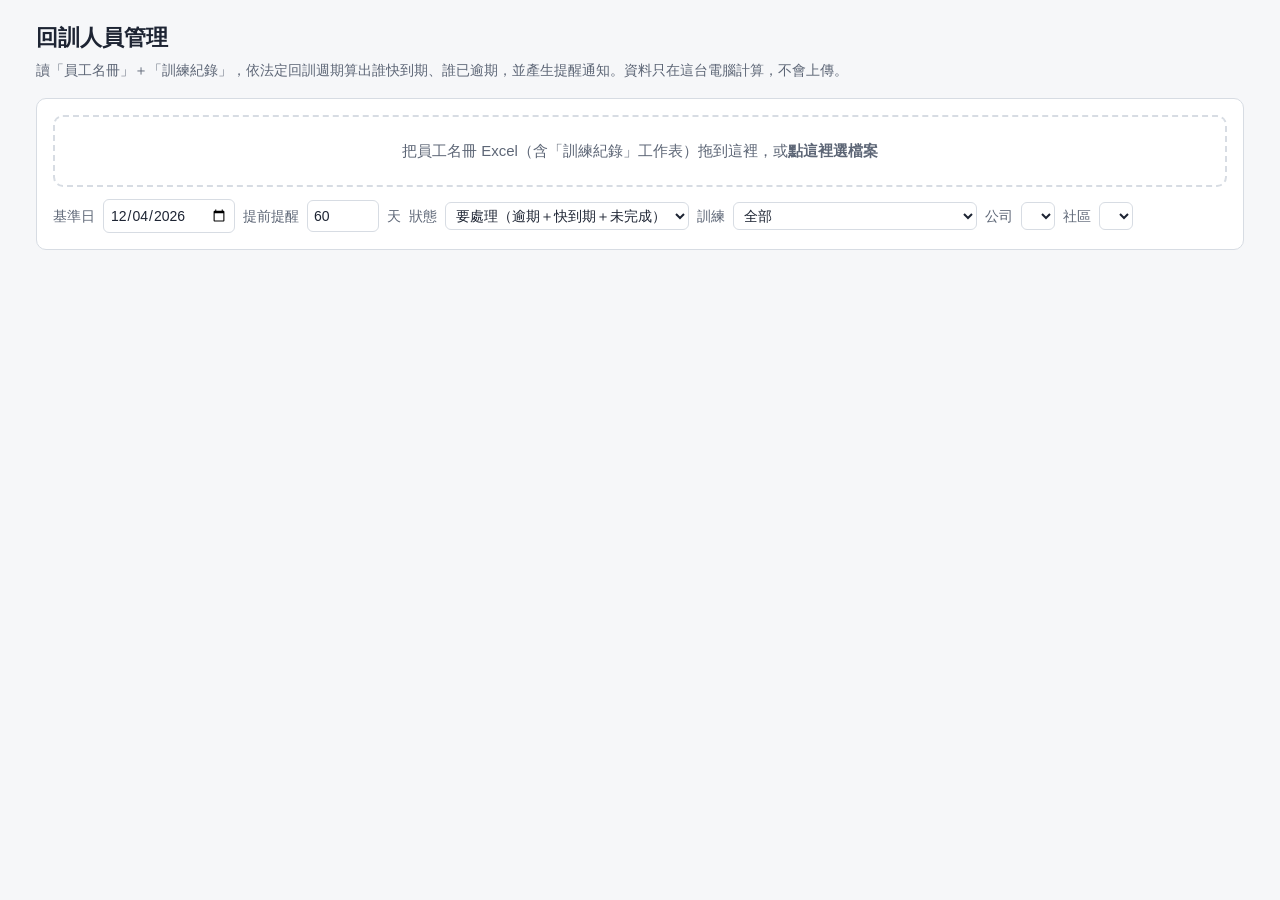
<file: training/回訓人員管理.html>
<!doctype html>
<html lang="zh-Hant">
<head>
<meta charset="utf-8">
<meta name="viewport" content="width=device-width, initial-scale=1">
<title>回訓人員管理</title>
<link rel="stylesheet" href="../lib/common.css">
</head>
<body>
<div class="wrap">
  <h1>回訓人員管理</h1>
  <p class="sub">讀「員工名冊」＋「訓練紀錄」，依法定回訓週期算出誰快到期、誰已逾期，並產生提醒通知。資料只在這台電腦計算，不會上傳。</p>

  <div class="card noprint">
    <div class="drop" id="drop">把員工名冊 Excel（含「訓練紀錄」工作表）拖到這裡，或<b>點這裡選檔案</b></div>
    <input type="file" id="file" accept=".xlsx,.xls" class="hidden">
    <div class="row" style="margin-top:12px">
      <span class="label">基準日</span><input type="date" id="base">
      <span class="label">提前提醒</span><input type="number" id="ahead" value="60" min="0"><span class="label">天</span>
      <span class="label">狀態</span><select id="fStatus"><option value="todo">要處理（逾期＋快到期＋未完成）</option><option value="">全部</option><option value="逾期">逾期</option><option value="快到期">快到期</option><option value="未完成">未完成</option><option value="正常">正常</option></select>
      <span class="label">訓練</span><select id="fType"></select>
      <span class="label">公司</span><select id="fComp"></select>
      <span class="label">社區</span><select id="fSite"></select>
    </div>
    <div id="msg"></div>
  </div>

  <div id="out" class="hidden">
    <div class="card"><div class="stats" id="stats"></div></div>

    <div class="card">
      <div class="row" style="justify-content:space-between">
        <h2 style="margin:0">回訓名單</h2>
        <span class="row noprint"><button class="btn" id="btnAll">全選</button><button class="btn primary" id="btnNotice">產生提醒通知</button><button class="btn" id="btnExport">匯出 Excel</button><button class="btn" onclick="window.print()">列印</button></span>
      </div>
      <div class="scroll" style="margin-top:10px"><table id="tbl"></table></div>
    </div>

    <div class="card hidden" id="noticeCard">
      <h2>提醒通知（可貼到 LINE 或 Email）</h2>
      <div class="row noprint" style="margin-bottom:8px">
        <span class="label">寄件人署名</span><input id="signer" value="人資部" style="width:140px">
        <button class="btn" id="btnCopy">複製全部</button><span class="label" id="copied"></span>
      </div>
      <textarea class="out" id="notice"></textarea>
    </div>

    <div class="card">
      <h2>法定回訓規定（本工具使用的週期）</h2>
      <div class="scroll"><table id="rules"></table></div>
      <p class="note">「適用對象」看名冊的「職務標籤」欄；職稱有「保全」也算保全。條文會修正，使用前請以全國法規資料庫的現行條文為準。</p>
    </div>
  </div>
</div>

<script src="../lib/xlsx.full.min.js"></script>
<script src="../lib/common.js"></script>
<script>
  var $ = HR.$, esc = HR.esc;
  // 法定訓練：kind = once（一次）／monthly（每月時數）／cycle（每 N 年）／cert（證照效期＋回訓時數）
  var TYPES = [
    { id: 'guard-pre', name: '保全職前專業訓練', who: ['保全'], kind: 'once', note: '僱用時一週以上', law: '保全業法第 10-2 條', match: ['保全職前'] },
    { id: 'guard-month', name: '保全在職訓練', who: ['保全'], kind: 'monthly', hours: 4, note: '每月 4 小時以上', law: '保全業法第 10-2 條', match: ['保全在職'] },
    { id: 'osh-new', name: '一般安全衛生教育訓練（新僱）', who: ['*'], kind: 'once', note: '新僱或變更工作前；時數依附表十四', law: '職業安全衛生教育訓練規則第 17 條', match: ['一般安全衛生教育訓練', '新僱'] },
    { id: 'osh-3y', name: '一般勞工安全衛生在職教育訓練', who: ['*'], except: ['職安主管', '急救人員'], kind: 'cycle', years: 3, hours: 3, note: '每 3 年至少 3 小時', law: '職業安全衛生教育訓練規則第 18 條第 1 項第 13 款、第 19 條第 1 項第 5 款', match: ['一般勞工安全衛生在職'], startFrom: 'osh-new' },
    { id: 'osh-mgr', name: '職業安全衛生業務主管在職訓練', who: ['職安主管'], kind: 'cycle', years: 2, hours: 6, note: '每 2 年至少 6 小時', law: '職業安全衛生教育訓練規則第 19 條第 1 項第 1 款', match: ['業務主管'] },
    { id: 'firstaid', name: '急救人員在職訓練', who: ['急救人員'], kind: 'cycle', years: 3, hours: 3, note: '每 3 年至少 3 小時', law: '職業安全衛生教育訓練規則第 19 條第 1 項第 5 款', match: ['急救'] },
    { id: 'fire', name: '防火管理人複訓', who: ['防火管理人'], kind: 'cycle', years: 3, note: '自初訓結束日起每 3 年至少複訓 1 次', law: '防火管理人訓練與專業機構登錄及管理辦法第 3 條', match: ['防火管理人'] },
    { id: 'apt', name: '公寓大廈管理服務人員認可證換證', who: ['事務管理人員', '防火避難設施管理人員', '設備安全管理人員'], kind: 'cert', years: 5, hours: 16, note: '認可證 5 年；換證前 5 年內回訓 16 小時以上', law: '公寓大廈管理服務人管理辦法第 5 條', match: ['公寓大廈管理服務人員認可證'], hoursMatch: ['回訓'] }
  ];
  var ALIAS_P = { id: ['員工編號', '工號'], name: ['姓名'], company: ['公司'], site: ['社區', '部門', '單位'], title: ['職稱'], hire: ['到職日'], leave: ['離職日'], tags: ['職務標籤', '職務'] };
  var ALIAS_T = { id: ['員工編號', '工號'], name: ['姓名'], item: ['訓練項目', '課程名稱', '訓練名稱'], date: ['完成日', '訓練日期', '取得日'], hours: ['時數'], cert: ['證號'], expire: ['證照到期日', '到期日'] };
  var people = [], records = [], items = [], selected = {};

  $('rules').innerHTML = '<tr><th class="l">訓練</th><th class="l">適用對象</th><th class="l">週期與時數</th><th class="l">法源</th></tr>' + TYPES.map(function (t) {
    return '<tr><td class="l">' + t.name + '</td><td class="l">' + (t.who[0] === '*' ? '全體' + (t.except ? '（' + t.except.join('、') + '另依專屬規定）' : '') : t.who.join('、')) + '</td><td class="l">' + t.note + '</td><td class="l">' + t.law + '</td></tr>';
  }).join('');
  $('fType').innerHTML = '<option value="">全部</option>' + TYPES.map(function (t) { return '<option value="' + t.id + '">' + t.name + '</option>'; }).join('');
  $('base').value = HR.iso(HR.today());

  HR.bindDrop('drop', 'file', function (f) {
    HR.readWorkbook(f, function (err, wb) {
      if (err) return HR.msg('msg', err.message, true);
      var tp = HR.findTable(wb, ALIAS_P, ['name', 'hire'], ['員工名冊']);
      if (!tp) return HR.msg('msg', '找不到員工名冊（要有「姓名」「到職日」欄）。', true);
      var tt = HR.findTable(wb, ALIAS_T, ['item', 'date'], ['訓練紀錄']);
      people = tp.rows.map(function (r) {
        var tags = HR.txt(r.tags).split(/[、,，\/\s]+/).filter(Boolean);
        if (/保全/.test(HR.txt(r.title)) && tags.indexOf('保全') < 0) tags.push('保全');
        return { id: HR.txt(r.id), name: HR.txt(r.name), company: HR.txt(r.company), site: HR.txt(r.site), title: HR.txt(r.title), hire: HR.toDate(r.hire), leave: HR.toDate(r.leave), tags: tags };
      }).filter(function (p) { return p.name && p.hire; });
      records = tt ? tt.rows.map(function (r) { return { id: HR.txt(r.id), name: HR.txt(r.name), item: HR.txt(r.item), date: HR.toDate(r.date), hours: HR.num(r.hours) || 0, cert: HR.txt(r.cert), expire: HR.toDate(r.expire) }; }).filter(function (r) { return r.date; }) : [];
      $('drop').innerHTML = '已載入：<b>' + esc(f.name) + '</b>（' + people.length + ' 人、' + records.length + ' 筆訓練紀錄，點這裡換檔）';
      HR.msg('msg', tt ? '' : '這個檔案沒有「訓練紀錄」工作表，所有人都會顯示未完成。', !tt);
      var comps = {}, sites = {}; people.forEach(function (p) { comps[p.company] = 1; sites[p.site] = 1; });
      $('fComp').innerHTML = '<option value="">全部</option>' + Object.keys(comps).sort().map(function (c) { return '<option>' + esc(c) + '</option>'; }).join('');
      $('fSite').innerHTML = '<option value="">全部</option>' + Object.keys(sites).sort().map(function (c) { return '<option>' + esc(c) + '</option>'; }).join('');
      selected = {}; compute();
    });
  });
  ['base', 'ahead'].forEach(function (id) { $(id).onchange = compute; });
  ['fStatus', 'fType', 'fComp', 'fSite'].forEach(function (id) { $(id).onchange = render; });

  function applies(t, p) {
    if (t.except && t.except.some(function (x) { return p.tags.indexOf(x) >= 0; })) return false;
    return t.who[0] === '*' || t.who.some(function (x) { return p.tags.indexOf(x) >= 0; });
  }
  function recsOf(p, keys) {
    return records.filter(function (r) { return (p.id && r.id ? r.id === p.id : r.name === p.name) && keys.some(function (k) { return r.item.indexOf(k) >= 0; }); })
      .sort(function (a, b) { return a.date - b.date; });
  }

  function compute() {
    if (!people.length) return;
    var base = HR.toDate($('base').value) || HR.today(), ahead = +$('ahead').value || 0;
    items = [];
    people.filter(function (p) { return !p.leave || p.leave > base; }).forEach(function (p) {
      TYPES.forEach(function (t) {
        if (!applies(t, p)) return;
        var rs = recsOf(p, t.match), last = rs[rs.length - 1], it = { p: p, t: t, last: last ? last.date : null, due: null, status: '正常', detail: '' };
        if (t.kind === 'once') {
          if (!last) { it.status = '未完成'; it.due = p.hire; it.detail = '沒有訓練紀錄（' + t.note + '）'; }
          else it.detail = '已於 ' + HR.ymd(last.date) + ' 完成';
        } else if (t.kind === 'monthly') {
          var m0 = new Date(base.getFullYear(), base.getMonth(), 1), mEnd = new Date(base.getFullYear(), base.getMonth() + 1, 0), pm0 = new Date(base.getFullYear(), base.getMonth() - 1, 1);
          var hNow = rs.filter(function (r) { return r.date >= m0 && r.date <= mEnd; }).reduce(function (a, r) { return a + r.hours; }, 0);
          var hPrev = rs.filter(function (r) { return r.date >= pm0 && r.date < m0; }).reduce(function (a, r) { return a + r.hours; }, 0);
          it.due = mEnd;
          var prevNeeded = p.hire < pm0;
          if (prevNeeded && hPrev < t.hours) { it.status = '逾期'; it.detail = '上個月只上 ' + hPrev + ' 小時（應 ' + t.hours + '）；本月 ' + hNow + ' 小時'; it.due = new Date(m0 - 864e5); }
          // 月底前 10 天還沒上滿才提醒，避免月初整批人都跳出來
          else if (hNow < t.hours) { it.status = HR.daysBetween(base, mEnd) <= 10 ? '快到期' : '正常'; it.detail = '本月已上 ' + hNow + '／' + t.hours + ' 小時'; }
          else it.detail = '本月已上 ' + hNow + ' 小時';
        } else if (t.kind === 'cycle') {
          var from = last ? last.date : null;
          if (!from && t.startFrom) { var s = recsOf(p, TYPES.filter(function (x) { return x.id === t.startFrom; })[0].match); from = s.length ? s[s.length - 1].date : p.hire; it.detail = '尚無在職訓練紀錄，從' + (s.length ? '新僱訓練' : '到職日') + '起算；'; }
          if (!from) { it.status = '未完成'; it.due = p.hire; it.detail = '沒有訓練紀錄'; }
          else { it.due = HR.addMonths(from, t.years * 12); it.detail += '上次 ' + HR.ymd(from) + '，' + t.note; }
        } else if (t.kind === 'cert') {
          if (!last) { it.status = '未完成'; it.due = p.hire; it.detail = '沒有認可證紀錄'; }
          else {
            it.due = last.expire || HR.addMonths(last.date, t.years * 12);
            var hrs = recsOf(p, t.hoursMatch).filter(function (r) { return r.date > HR.addMonths(it.due, -t.years * 12) && r.date <= it.due; }).reduce(function (a, r) { return a + r.hours; }, 0);
            it.hoursDone = hrs;
            it.detail = '證號 ' + (last.cert || '—') + '；效期內回訓 ' + hrs + '／' + t.hours + ' 小時' + (hrs < t.hours ? '（換證前要補足）' : '');
          }
        }
        if (it.due && it.status === '正常' && t.kind !== 'once' && t.kind !== 'monthly') {
          var left = HR.daysBetween(base, it.due);
          if (left < 0) it.status = '逾期'; else if (left <= ahead || (t.kind === 'cert' && it.hoursDone < t.hours && left <= 365)) it.status = '快到期';
        }
        it.left = it.due ? HR.daysBetween(base, it.due) : null;
        it.key = p.id + '|' + p.name + '|' + t.id;
        items.push(it);
      });
    });
    $('out').classList.remove('hidden');
    render();
  }

  var ORDER = { '逾期': 0, '未完成': 1, '快到期': 2, '正常': 3 };
  function view() {
    var fs = $('fStatus').value, ft = $('fType').value, fc = $('fComp').value, fsi = $('fSite').value;
    return items.filter(function (it) {
      return (!fs || (fs === 'todo' ? it.status !== '正常' : it.status === fs)) && (!ft || it.t.id === ft) && (!fc || it.p.company === fc) && (!fsi || it.p.site === fsi);
    }).sort(function (a, b) { return ORDER[a.status] - ORDER[b.status] || (a.left === null ? 0 : a.left) - (b.left === null ? 0 : b.left); });
  }
  function render() {
    var count = function (s) { return items.filter(function (i) { return i.status === s; }).length; };
    var ppl = {}; items.forEach(function (i) { if (i.status !== '正常') ppl[i.key.split('|').slice(0, 2).join('|')] = 1; });
    $('stats').innerHTML = [['在職人數', people.filter(function (p) { return !p.leave || p.leave > (HR.toDate($('base').value) || HR.today()); }).length + ' 人'], ['逾期', count('逾期') + ' 項', count('逾期') > 0],
      ['未完成（一次性）', count('未完成') + ' 項', count('未完成') > 0], ['快到期', count('快到期') + ' 項'], ['要通知的人', Object.keys(ppl).length + ' 人']]
      .map(function (c) { return '<div class="stat' + (c[2] ? ' alert' : '') + '"><div class="k">' + c[0] + '</div><div class="v">' + c[1] + '</div></div>'; }).join('');
    var V = view();
    var h = '<tr><th class="noprint">選</th><th>狀態</th><th class="l">姓名</th><th class="l">公司／社區</th><th class="l">訓練</th><th>上次</th><th>期限</th><th>剩餘天數</th><th class="l">說明</th></tr>';
    V.slice(0, 1000).forEach(function (it) {
      var cls = it.status === '逾期' || it.status === '未完成' ? 'bad' : it.status === '快到期' ? 'mid' : 'good';
      h += '<tr><td class="noprint"><input type="checkbox" data-k="' + esc(it.key) + '"' + (selected[it.key] ? ' checked' : '') + '></td><td class="' + cls + '">' + it.status + '</td><td class="l">' + esc(it.p.name) +
        '</td><td class="l">' + esc(it.p.company) + '／' + esc(it.p.site) + '</td><td class="l">' + esc(it.t.name) + '</td><td>' + HR.ymd(it.last) + '</td><td>' + HR.ymd(it.due) + '</td><td>' + (it.left === null ? '' : it.left) + '</td><td class="l">' + esc(it.detail) + '</td></tr>';
    });
    $('tbl').innerHTML = V.length ? h : '<tr><td>目前篩選範圍沒有項目。</td></tr>';
    if (V.length > 1000) $('tbl').innerHTML += '<tr><td colspan="9">只顯示前 1000 筆，請用篩選縮小範圍或匯出 Excel。</td></tr>';
  }
  $('tbl').addEventListener('change', function (e) { if (e.target.dataset.k) selected[e.target.dataset.k] = e.target.checked; });
  $('btnAll').onclick = function () { var V = view(), all = V.every(function (i) { return selected[i.key]; }); V.forEach(function (i) { selected[i.key] = !all; }); render(); };

  $('btnNotice').onclick = function () {
    var V = items.filter(function (i) { return selected[i.key]; });
    if (!V.length) V = view().filter(function (i) { return i.status !== '正常'; });
    if (!V.length) return HR.msg('msg', '沒有要通知的項目。', true);
    var by = {}, order = [];
    V.forEach(function (i) { var k = i.p.id + '|' + i.p.name; if (!by[k]) { by[k] = []; order.push(k); } by[k].push(i); });
    var signer = $('signer').value || '人資部';
    var out = order.map(function (k) {
      var list = by[k], p = list[0].p;
      return p.name + ' 您好：\n\n依照法令規定，您有以下訓練需要完成：\n' + list.map(function (i) {
        return '・' + i.t.name + '：' + (i.status === '逾期' ? '已逾期（期限 ' + HR.ymd(i.due) + '），請儘快完成' : i.status === '未完成' ? '尚無完成紀錄，請儘快安排' : '請於 ' + HR.ymd(i.due) + ' 前完成') +
          '（' + i.t.note + '；依據：' + i.t.law + '）';
      }).join('\n') + '\n\n上課時間與報名方式，請與' + signer + '聯繫。完成後請把結業證明交給' + signer + '登錄，謝謝您。\n\n' + signer + ' 敬上';
    }).join('\n\n────────\n\n');
    $('notice').value = out; $('noticeCard').classList.remove('hidden'); $('copied').textContent = '共 ' + order.length + ' 人';
    $('noticeCard').scrollIntoView({ behavior: 'smooth' });
  };
  $('btnCopy').onclick = function () { HR.copyText($('notice').value, function () { $('copied').textContent = '已複製'; }); };
  $('btnExport').onclick = function () {
    if (!items.length) return;
    HR.exportXlsx({ '回訓名單': [['狀態', '員工編號', '姓名', '公司', '社區', '職稱', '訓練', '上次', '期限', '剩餘天數', '說明', '法源']].concat(view().map(function (i) {
      return [i.status, i.p.id, i.p.name, i.p.company, i.p.site, i.p.title, i.t.name, HR.ymd(i.last), HR.ymd(i.due), i.left, i.detail, i.t.law]; })) }, '回訓名單_' + $('base').value + '.xlsx');
  };
</script>
</body>
</html>
</file>
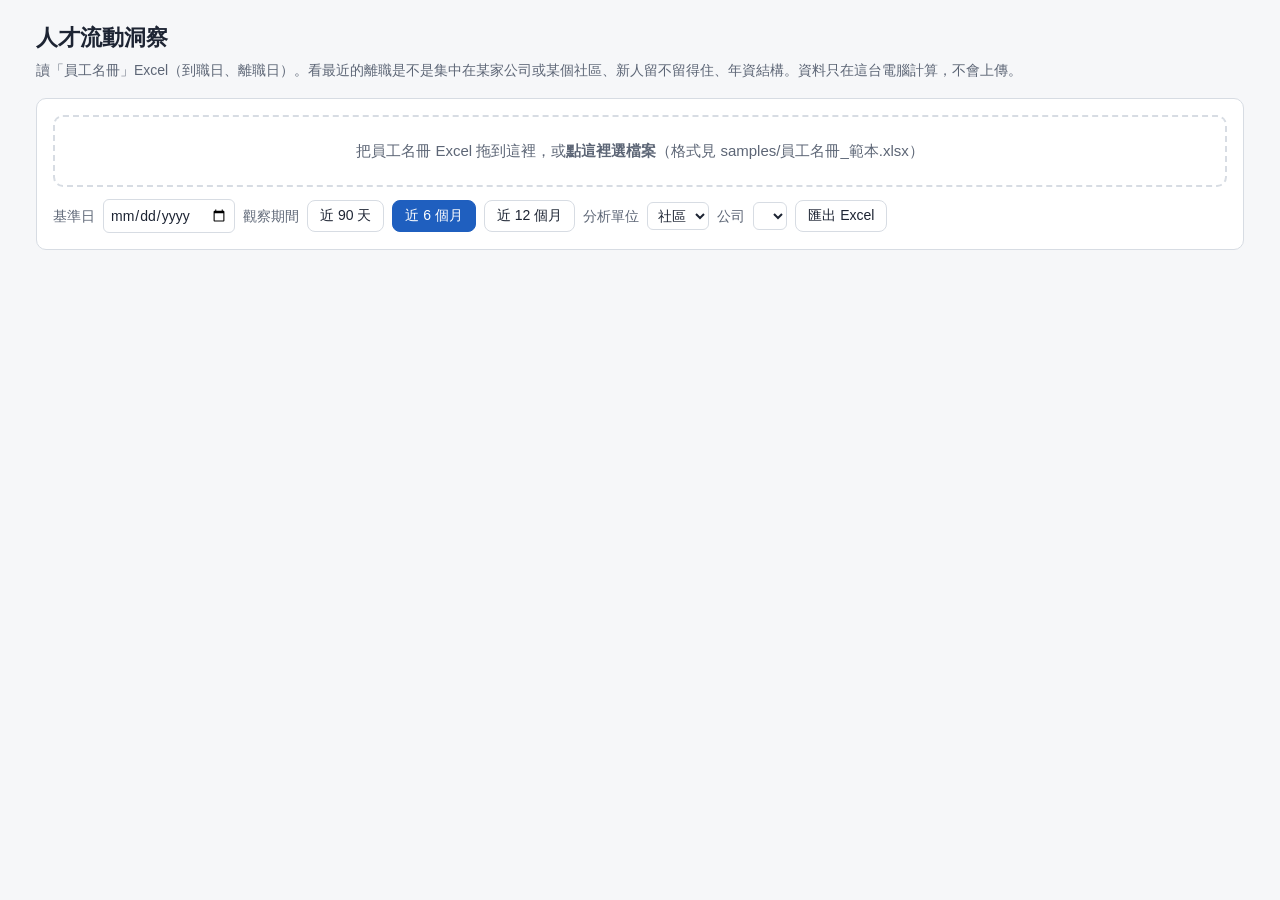
<file: turnover/人才流動洞察.html>
<!doctype html>
<html lang="zh-Hant">
<head>
<meta charset="utf-8">
<meta name="viewport" content="width=device-width, initial-scale=1">
<title>人才流動洞察</title>
<link rel="stylesheet" href="../lib/common.css">
<style>
  .chart { width: 100%; height: auto; display: block; }
  .chart text { font-size: 12px; fill: var(--muted); }
  .chart .gl { stroke: var(--grid); stroke-width: 1; }
  .chart .axis { stroke: #b9bfc8; stroke-width: 1; }
  .chart rect.hit { fill: transparent; }
  .chart rect.hit:hover + g rect, .chart g.bar:hover rect { filter: brightness(1.1); }
  .insight { margin: 0; padding-left: 18px; }
  .insight li { margin: 4px 0; }
</style>
</head>
<body>
<div class="wrap">
  <h1>人才流動洞察</h1>
  <p class="sub">讀「員工名冊」Excel（到職日、離職日）。看最近的離職是不是集中在某家公司或某個社區、新人留不留得住、年資結構。資料只在這台電腦計算，不會上傳。</p>

  <div class="card noprint">
    <div class="drop" id="drop">把員工名冊 Excel 拖到這裡，或<b>點這裡選檔案</b>（格式見 samples/員工名冊_範本.xlsx）</div>
    <input type="file" id="file" accept=".xlsx,.xls" class="hidden">
    <div class="row" style="margin-top:12px">
      <span class="label">基準日</span><input type="date" id="base">
      <span class="label">觀察期間</span>
      <span id="wins" class="row"><button class="btn" data-w="90">近 90 天</button><button class="btn on" data-w="6">近 6 個月</button><button class="btn" data-w="12">近 12 個月</button></span>
      <span class="label">分析單位</span><select id="unit"><option value="site">社區</option><option value="company">公司</option></select>
      <span class="label">公司</span><select id="fComp"></select>
      <button class="btn" id="btnExport">匯出 Excel</button>
    </div>
    <div id="msg"></div>
  </div>

  <div id="out" class="hidden">
    <div class="card"><h2 id="title"></h2><div class="stats" id="stats"></div></div>

    <div class="card">
      <h2>需要注意</h2>
      <ul class="insight" id="alerts"></ul>
    </div>

    <div class="card">
      <h2 id="unitTitle"></h2>
      <div class="scroll"><table id="unitTbl"></table></div>
      <p class="note">離職率＝期間離職人數 ÷ 平均在職人數（期初＋期末 ÷ 2）。紅底＝離職率超過整體 1.5 倍且離職 3 人以上；黃底＝90 天內離職占一半以上。</p>
    </div>

    <div class="card">
      <div class="row" style="justify-content:space-between">
        <h2 style="margin:0">近 12 個月到職／離職人數</h2>
        <span class="row"><span class="legend"><span><i style="background:var(--series-1)"></i>到職</span><span><i style="background:var(--series-2)"></i>離職</span></span>
        <button class="btn noprint" id="btnTrendTbl">看表格</button></span>
      </div>
      <div id="trend"></div>
      <div id="trendTbl" class="scroll hidden"></div>
    </div>

    <div class="card">
      <h2>在職年資結構（基準日在職者）</h2>
      <div id="tenure"></div>
      <div class="scroll" style="margin-top:10px"><table id="tenureTbl"></table></div>
      <ul class="insight" id="retention" style="margin-top:10px"></ul>
    </div>

    <div class="card">
      <h2>離職原因（觀察期間）</h2>
      <div class="scroll"><table id="reasonTbl"></table></div>
    </div>
  </div>
</div>
<div class="tip hidden" id="tip"></div>

<script src="../lib/xlsx.full.min.js"></script>
<script src="../lib/common.js"></script>
<script>
  var $ = HR.$, esc = HR.esc, fmt = HR.fmt;
  var people = [], win = '6', lastResult = null;
  var ALIAS = { id: ['員工編號', '工號'], name: ['姓名'], company: ['公司', '公司別'], site: ['社區', '部門', '單位', '分店'], title: ['職稱'],
    hire: ['到職日', '到職日期'], leave: ['離職日', '離職日期'], reason: ['離職原因'] };

  HR.bindDrop('drop', 'file', function (f) {
    HR.readWorkbook(f, function (err, wb) {
      if (err) return HR.msg('msg', err.message, true);
      var t = HR.findTable(wb, ALIAS, ['name', 'hire'], ['員工名冊']);
      if (!t) return HR.msg('msg', '找不到「姓名」「到職日」欄位。請用員工名冊範本的欄位名稱。', true);
      var bad = 0;
      people = t.rows.map(function (r) {
        var p = { id: HR.txt(r.id), name: HR.txt(r.name), company: HR.txt(r.company) || '（未填公司）', site: HR.txt(r.site) || '（未填社區）',
          title: HR.txt(r.title), hire: HR.toDate(r.hire), leave: HR.toDate(r.leave), reason: HR.txt(r.reason) };
        if (!p.hire) bad++;
        return p;
      }).filter(function (p) { return p.hire; });
      $('drop').innerHTML = '已載入：<b>' + esc(f.name) + '</b>（' + people.length + ' 人，點這裡換檔）';
      var maxD = people.reduce(function (m, p) { var d = p.leave && p.leave > p.hire ? p.leave : p.hire; return d > m ? d : m; }, new Date(2000, 0, 1));
      var td = HR.today();
      $('base').value = HR.iso(maxD > td ? maxD : (td - maxD > 60 * 864e5 ? maxD : td));
      var comps = {}; people.forEach(function (p) { comps[p.company] = 1; });
      $('fComp').innerHTML = '<option value="">全部</option>' + Object.keys(comps).sort().map(function (c) { return '<option>' + esc(c) + '</option>'; }).join('');
      HR.msg('msg', bad ? bad + ' 列的到職日讀不到，已略過。' : '', !!bad);
      render();
    });
  });
  $('wins').onclick = function (e) {
    var b = e.target.closest('[data-w]'); if (!b) return;
    win = b.dataset.w; Array.from($('wins').children).forEach(function (x) { x.classList.toggle('on', x === b); }); render();
  };
  ['base', 'unit', 'fComp'].forEach(function (id) { $(id).onchange = render; });
  $('btnTrendTbl').onclick = function () { var h = $('trendTbl').classList.toggle('hidden'); $('trend').classList.toggle('hidden', !h); this.textContent = h ? '看表格' : '看圖'; };

  function employedAt(p, d) { return p.hire <= d && (!p.leave || p.leave > d); }
  function windowStart(end) { return win === '90' ? HR.addDays(end, -90) : HR.addMonths(end, -(+win)); }

  function render() {
    if (!people.length) return;
    var end = HR.toDate($('base').value) || HR.today(), start = windowStart(end), fc = $('fComp').value, unit = $('unit').value;
    var P = people.filter(function (p) { return !fc || p.company === fc; });
    var inWin = function (d) { return d && d > start && d <= end; };
    var hcS = P.filter(function (p) { return employedAt(p, start); }).length, hcE = P.filter(function (p) { return employedAt(p, end); }).length;
    var hires = P.filter(function (p) { return inWin(p.hire); }), leavers = P.filter(function (p) { return inWin(p.leave); });
    var early = leavers.filter(function (p) { return HR.daysBetween(p.hire, p.leave) < 90; });
    var avg = (hcS + hcE) / 2, rate = avg ? leavers.length / avg : 0;
    var winLabel = win === '90' ? '近 90 天' : '近 ' + win + ' 個月';
    $('title').textContent = winLabel + '（' + HR.ymd(HR.addDays(start, 1)) + '～' + HR.ymd(end) + '）' + (fc ? '｜' + fc : '');
    var cards = [['基準日在職', hcE + ' 人', '期初 ' + hcS + ' 人'], ['期間到職', hires.length + ' 人', ''], ['期間離職', leavers.length + ' 人', '', leavers.length > hires.length],
      ['離職率', HR.pct(leavers.length, avg), winLabel], ['淨變動', (hcE - hcS >= 0 ? '+' : '') + (hcE - hcS) + ' 人', '', hcE < hcS],
      ['90 天內離職', early.length + ' 人', '占離職 ' + HR.pct(early.length, leavers.length), leavers.length && early.length / leavers.length >= 0.4]];
    $('stats').innerHTML = cards.map(function (c) { return '<div class="stat' + (c[3] ? ' alert' : '') + '"><div class="k">' + c[0] + '</div><div class="v">' + c[1] + '</div><div class="k">' + c[2] + '</div></div>'; }).join('');

    // 各單位
    var groups = {};
    P.forEach(function (p) {
      var k = unit === 'site' ? p.site : p.company, g = groups[k] || (groups[k] = { k: k, s: 0, e: 0, h: 0, l: 0, early: 0, reasons: {} });
      if (employedAt(p, start)) g.s++;
      if (employedAt(p, end)) g.e++;
      if (inWin(p.hire)) g.h++;
      if (inWin(p.leave)) { g.l++; if (HR.daysBetween(p.hire, p.leave) < 90) g.early++; if (p.reason) g.reasons[p.reason] = (g.reasons[p.reason] || 0) + 1; }
    });
    var list = Object.keys(groups).map(function (k) { var g = groups[k]; g.rate = (g.s + g.e) ? g.l / ((g.s + g.e) / 2) : 0; return g; })
      .sort(function (a, b) { return b.rate - a.rate || b.l - a.l; });
    var alerts = [];
    list.forEach(function (g) {
      g.flagRate = g.l >= 3 && g.rate >= rate * 1.5;
      g.flagEarly = g.l >= 3 && g.early / g.l >= 0.5;
      g.flagShrink = g.s >= 5 && (g.e - g.s) / g.s <= -0.1;
      var top = Object.keys(g.reasons).sort(function (a, b) { return g.reasons[b] - g.reasons[a]; })[0];
      if (g.flagRate) alerts.push(['bad', g.k + '：離職 ' + g.l + ' 人，離職率 ' + HR.pct(g.l, (g.s + g.e) / 2) + '，是整體的 ' + fmt(g.rate / (rate || 1)) + ' 倍' + (top ? '；最多的原因是「' + top + '」' : '') + '。']);
      if (g.flagEarly) alerts.push(['mid', g.k + '：離職的 ' + g.l + ' 人中有 ' + g.early + ' 人做不到 90 天，新人留不住，建議檢查招募說明、排班與現場帶人方式。']);
      if (g.flagShrink) alerts.push(['mid', g.k + '：在職人數從 ' + g.s + ' 降到 ' + g.e + '（' + HR.pct(g.e - g.s, g.s) + '），補人速度跟不上。']);
    });
    var trend = monthly(P, end);
    var lastThree = trend.slice(-3);
    if (lastThree.length === 3 && lastThree.every(function (m) { return m.l > m.h; })) alerts.unshift(['bad', '連續 3 個月離職人數都比到職多（' + lastThree.map(function (m) { return m.label + ' ' + m.h + '進／' + m.l + '出'; }).join('、') + '）。']);
    $('alerts').innerHTML = alerts.length ? alerts.map(function (a) { return '<li><span class="tag ' + a[0] + '">' + (a[0] === 'bad' ? '警示' : '注意') + '</span>' + esc(a[1]) + '</li>'; }).join('') : '<li>目前沒有明顯的異常集中。</li>';

    $('unitTitle').textContent = (unit === 'site' ? '各社區' : '各公司') + '人員異動';
    var h = '<tr><th class="l">' + (unit === 'site' ? '社區' : '公司') + '</th><th>期初人數</th><th>期末人數</th><th>到職</th><th>離職</th><th>離職率</th><th>90 天內離職</th><th>淨變動</th></tr>';
    list.forEach(function (g) {
      h += '<tr><td class="l">' + esc(g.k) + '</td><td>' + g.s + '</td><td>' + g.e + '</td><td>' + g.h + '</td><td>' + g.l + '</td><td class="' + (g.flagRate ? 'bad' : '') + '">' + HR.pct(g.l, (g.s + g.e) / 2) +
        '</td><td class="' + (g.flagEarly ? 'mid' : '') + '">' + g.early + '</td><td class="' + (g.flagShrink ? 'mid' : '') + '">' + (g.e - g.s >= 0 ? '+' : '') + (g.e - g.s) + '</td></tr>';
    });
    h += '<tr><th class="l">合計</th><th>' + hcS + '</th><th>' + hcE + '</th><th>' + hires.length + '</th><th>' + leavers.length + '</th><th>' + HR.pct(leavers.length, avg) + '</th><th>' + early.length + '</th><th>' + (hcE - hcS) + '</th></tr>';
    $('unitTbl').innerHTML = h;

    drawTrend(trend);
    var ten = tenure(P, end);
    var reasons = {};
    leavers.forEach(function (p) { var r = p.reason || '（未填）'; reasons[r] = (reasons[r] || 0) + 1; });
    var rk = Object.keys(reasons).sort(function (a, b) { return reasons[b] - reasons[a]; });
    $('reasonTbl').innerHTML = rk.length ? '<tr><th class="l">原因</th><th>人數</th><th>占比</th></tr>' + rk.map(function (r) { return '<tr><td class="l">' + esc(r) + '</td><td>' + reasons[r] + '</td><td>' + HR.pct(reasons[r], leavers.length) + '</td></tr>'; }).join('') : '<tr><td>期間沒有離職。</td></tr>';
    lastResult = { list: list, trend: trend, ten: ten, leavers: leavers, hires: hires, start: start, end: end, unit: unit };
    $('out').classList.remove('hidden');
  }

  function monthly(P, end) {
    var out = [];
    for (var i = 11; i >= 0; i--) {
      var a = new Date(end.getFullYear(), end.getMonth() - i, 1), b = new Date(a.getFullYear(), a.getMonth() + 1, 0);
      var m = { label: (a.getFullYear() - 1911) + '/' + (a.getMonth() + 1), h: 0, l: 0 };
      P.forEach(function (p) { if (p.hire >= a && p.hire <= b) m.h++; if (p.leave && p.leave >= a && p.leave <= b) m.l++; });
      out.push(m);
    }
    return out;
  }

  // 群組長條圖：到職／離職（單一 y 軸，從 0 起算）
  function drawTrend(tr) {
    var W = 860, H = 260, L = 40, R = 10, T = 14, B = 34, iw = W - L - R, ih = H - T - B;
    var max = Math.max(1, Math.max.apply(null, tr.map(function (m) { return Math.max(m.h, m.l); })));
    var step = niceStep(max), top = Math.ceil(max / step) * step, gw = iw / tr.length, bw = Math.min(18, (gw - 10) / 2);
    var y = function (v) { return T + ih - v / top * ih; };
    var s = '<svg class="chart" viewBox="0 0 ' + W + ' ' + H + '" role="img" aria-label="近 12 個月到職與離職人數">';
    for (var v = 0; v <= top; v += step) s += '<line class="gl" x1="' + L + '" x2="' + (W - R) + '" y1="' + y(v) + '" y2="' + y(v) + '"/><text x="' + (L - 6) + '" y="' + (y(v) + 4) + '" text-anchor="end">' + v + '</text>';
    tr.forEach(function (m, i) {
      var cx = L + gw * i + gw / 2;
      s += '<g class="bar" data-i="' + i + '">' + barPath(cx - bw - 1, bw, y(m.h), y(0), 'var(--series-1)') + barPath(cx + 1, bw, y(m.l), y(0), 'var(--series-2)') +
        '<rect class="hit" x="' + (L + gw * i) + '" y="' + T + '" width="' + gw + '" height="' + ih + '"/></g>' +
        '<text x="' + cx + '" y="' + (H - 12) + '" text-anchor="middle">' + m.label + '</text>';
    });
    s += '<line class="axis" x1="' + L + '" x2="' + (W - R) + '" y1="' + y(0) + '" y2="' + y(0) + '"/></svg>';
    $('trend').innerHTML = s;
    $('trend').querySelectorAll('g.bar').forEach(function (g) {
      var m = tr[+g.dataset.i];
      g.onmousemove = function (e) { tip(e, (m.label.replace('/', ' 年 ') + ' 月') + '｜到職 ' + m.h + ' 人、離職 ' + m.l + ' 人、淨 ' + (m.h - m.l >= 0 ? '+' : '') + (m.h - m.l)); };
      g.onmouseleave = function () { $('tip').classList.add('hidden'); };
    });
    $('trendTbl').innerHTML = '<table><tr><th>月份</th>' + tr.map(function (m) { return '<th>' + m.label + '</th>'; }).join('') + '</tr><tr><th>到職</th>' + tr.map(function (m) { return '<td>' + m.h + '</td>'; }).join('') +
      '</tr><tr><th>離職</th>' + tr.map(function (m) { return '<td>' + m.l + '</td>'; }).join('') + '</tr></table>';
  }
  function barPath(x, w, yTop, yBase, color) {
    var h = yBase - yTop; if (h <= 0) return '';
    var r = Math.min(4, h, w / 2);
    return '<path fill="' + color + '" d="M' + x + ',' + yBase + 'V' + (yTop + r) + 'Q' + x + ',' + yTop + ' ' + (x + r) + ',' + yTop + 'H' + (x + w - r) + 'Q' + (x + w) + ',' + yTop + ' ' + (x + w) + ',' + (yTop + r) + 'V' + yBase + 'Z"/>';
  }
  function niceStep(max) { var raw = max / 4, p = Math.pow(10, Math.floor(Math.log10(raw))), n = raw / p; return Math.max(1, (n <= 1 ? 1 : n <= 2 ? 2 : n <= 5 ? 5 : 10) * p); }
  function tip(e, text) { var t = $('tip'); t.textContent = text; t.classList.remove('hidden'); t.style.left = (e.clientX + 12) + 'px'; t.style.top = (e.clientY - 34) + 'px'; }

  var BUCKETS = [['未滿 3 個月', 0, 3], ['3–12 個月', 3, 12], ['1–3 年', 12, 36], ['3–5 年', 36, 60], ['5 年以上', 60, 1e9]];
  function months(a, b) { return (b.getFullYear() - a.getFullYear()) * 12 + (b.getMonth() - a.getMonth()) - (b.getDate() < a.getDate() ? 1 : 0); }
  function tenure(P, end) {
    var cur = P.filter(function (p) { return employedAt(p, end); }), unit = $('unit').value, total = BUCKETS.map(function () { return 0; }), by = {};
    cur.forEach(function (p) {
      var mo = months(p.hire, end), bi = BUCKETS.findIndex(function (b) { return mo >= b[1] && mo < b[2]; });
      total[bi]++; var k = unit === 'site' ? p.site : p.company; (by[k] = by[k] || BUCKETS.map(function () { return 0; }))[bi]++;
    });
    // 單一數列橫條圖
    var max = Math.max.apply(null, total.concat([1]));
    $('tenure').innerHTML = BUCKETS.map(function (b, i) {
      return '<div class="row" style="flex-wrap:nowrap;margin:4px 0" title="' + b[0] + '：' + total[i] + ' 人"><span style="width:96px;font-size:13px">' + b[0] + '</span>' +
        '<span style="flex:1;max-width:620px"><span style="display:block;height:16px;border-radius:0 4px 4px 0;background:var(--series-1);width:' + (total[i] / max * 100).toFixed(1) + '%;min-width:2px"></span></span>' +
        '<span style="width:120px;font-size:13px;text-align:right">' + total[i] + ' 人（' + HR.pct(total[i], cur.length) + '）</span></div>';
    }).join('');
    var h = '<tr><th class="l">' + (unit === 'site' ? '社區' : '公司') + '</th><th>在職</th>' + BUCKETS.map(function (b) { return '<th>' + b[0] + '</th>'; }).join('') + '<th>判讀</th></tr>';
    Object.keys(by).sort().forEach(function (k) {
      var a = by[k], n = a.reduce(function (x, y) { return x + y; }, 0), young = (a[0] + a[1]) / n, senior = (a[3] + a[4]) / n;
      var note = n < 5 ? '' : young >= 0.5 ? '<span class="tag mid">資淺過多：知識斷層</span>' : senior >= 0.7 ? '<span class="tag mid">資深集中：交接風險</span>' : '';
      h += '<tr><td class="l">' + esc(k) + '</td><td>' + n + '</td>' + a.map(function (v) { return '<td>' + v + '<span class="label">（' + HR.pct(v, n) + '）</span></td>'; }).join('') + '<td class="l">' + note + '</td></tr>';
    });
    $('tenureTbl').innerHTML = h;
    // 留任
    var ins = [], c90 = P.filter(function (p) { return p.hire > HR.addMonths(end, -12) && p.hire <= HR.addDays(end, -90); });
    if (c90.length) { var s90 = c90.filter(function (p) { return !p.leave || HR.daysBetween(p.hire, p.leave) >= 90; }).length; ins.push('近一年到職、已滿 90 天的 ' + c90.length + ' 人中，' + s90 + ' 人做滿 90 天（90 天留任率 ' + HR.pct(s90, c90.length) + '）。'); }
    var c1y = P.filter(function (p) { return p.hire > HR.addMonths(end, -24) && p.hire <= HR.addMonths(end, -12); });
    if (c1y.length) { var s1y = c1y.filter(function (p) { return !p.leave || HR.daysBetween(p.hire, p.leave) >= 365; }).length; ins.push('一年多前到職的 ' + c1y.length + ' 人中，' + s1y + ' 人做滿一年（一年留任率 ' + HR.pct(s1y, c1y.length) + '）。'); }
    ins.push('目前在職未滿 1 年的占 ' + HR.pct(total[0] + total[1], cur.length) + '，3 年以上的占 ' + HR.pct(total[3] + total[4], cur.length) + '。');
    $('retention').innerHTML = ins.map(function (t) { return '<li>' + esc(t) + '</li>'; }).join('');
    return { total: total, by: by };
  }

  $('btnExport').onclick = function () {
    var r = lastResult; if (!r) return HR.msg('msg', '先載入員工名冊。', true);
    var u = r.unit === 'site' ? '社區' : '公司';
    HR.exportXlsx({
      '單位異動': [[u, '期初人數', '期末人數', '到職', '離職', '離職率', '90天內離職', '淨變動']].concat(r.list.map(function (g) { return [g.k, g.s, g.e, g.h, g.l, +(g.rate * 100).toFixed(1), g.early, g.e - g.s]; })),
      '離職名單': [['員工編號', '姓名', '公司', '社區', '職稱', '到職日', '離職日', '在職天數', '離職原因']].concat(r.leavers.map(function (p) { return [p.id, p.name, p.company, p.site, p.title, HR.ymd(p.hire), HR.ymd(p.leave), HR.daysBetween(p.hire, p.leave), p.reason]; })),
      '近12個月趨勢': [['月份', '到職', '離職']].concat(r.trend.map(function (m) { return [m.label, m.h, m.l]; })),
      '年資結構': [[u].concat(BUCKETS.map(function (b) { return b[0]; }))].concat(Object.keys(r.ten.by).sort().map(function (k) { return [k].concat(r.ten.by[k]); }))
    }, '人才流動_' + HR.iso(r.end) + '.xlsx');
  };
</script>
</body>
</html>
</file>
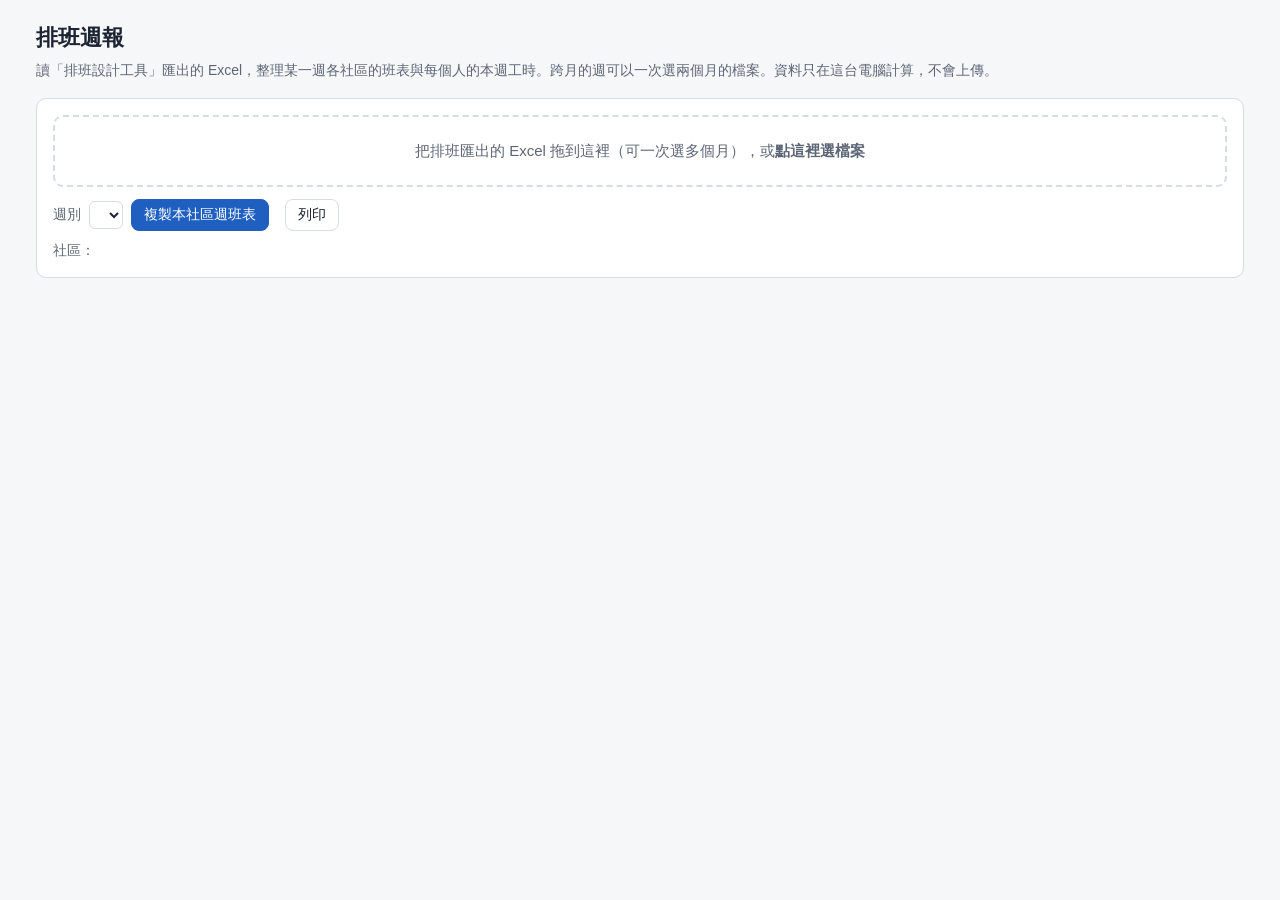
<file: weekly-schedule/排班週報.html>
<!doctype html>
<html lang="zh-Hant">
<head>
<meta charset="utf-8">
<meta name="viewport" content="width=device-width, initial-scale=1">
<title>排班週報</title>
<link rel="stylesheet" href="../lib/common.css">
<style>
  #grid td.c { min-width: 74px; font-size: 13px; }
  .k-work { background: #e6eefb; color: #1f4a8a; }
  .k-off { background: #f1f2f4; color: #6b7280; }
  .k-nat { background: var(--ok-soft); color: var(--ok); }
  .k-leave { background: var(--amber-soft); color: var(--amber); }
  td.away { box-shadow: inset 0 0 0 2px #c07a00; }
  th.hol { background: #fbd5d1; color: var(--warn); }
  #sites .btn { margin: 2px; }
</style>
</head>
<body>
<div class="wrap">
  <h1>排班週報</h1>
  <p class="sub">讀「排班設計工具」匯出的 Excel，整理某一週各社區的班表與每個人的本週工時。跨月的週可以一次選兩個月的檔案。資料只在這台電腦計算，不會上傳。</p>

  <div class="card noprint">
    <div class="drop" id="drop">把排班匯出的 Excel 拖到這裡（可一次選多個月），或<b>點這裡選檔案</b></div>
    <input type="file" id="file" accept=".xlsx,.xls" class="hidden">
    <div class="row" style="margin-top:12px">
      <span class="label">週別</span><select id="week"></select>
      <button class="btn primary" id="btnCopy">複製本社區週班表</button><span class="label" id="copied"></span>
      <button class="btn" onclick="window.print()">列印</button>
    </div>
    <div class="row" style="margin-top:8px"><span class="label">社區：</span><span id="sites"></span></div>
    <div id="msg"></div>
  </div>

  <div id="out" class="hidden">
    <div class="card"><h2 id="title"></h2><div class="stats" id="stats"></div></div>
    <div class="card">
      <div class="scroll"><table id="grid"></table></div>
      <p class="note">橘框＝從別的社區調派來支援。工時依「班別設定」計算（總時數＝上下班時間扣休息）。一般勞工每週正常工時超過 40 小時或休不到 2 天會標紅（勞基法 §30、§36）；保全（84-1）依核備約定書，這裡只顯示不判斷。</p>
    </div>
    <div class="card"><h2>本週問題</h2><div id="issues"></div></div>
  </div>
</div>

<script src="../lib/xlsx.full.min.js"></script>
<script src="../lib/common.js"></script>
<script>
  var $ = HR.$, esc = HR.esc, fmt = HR.fmt;
  var OFF = { '休': '休息日／月休', '例': '例假', '國': '國定假日調移休', '特': '特休', '假': '其他請假' };
  var shifts = {}, people = {}, cells = {}, site = '', report = null;   // cells['2026-9-3'][name] = '日@社區'

  HR.bindDrop('drop', 'file', function (files) {
    var done = 0, names = [];
    shifts = {}; people = {}; cells = {};
    files.forEach(function (f) {
      HR.readWorkbook(f, function (err, wb) {
        if (err) HR.msg('msg', esc(f.name) + '：' + err.message, true);
        else { try { readExport(wb); names.push(f.name); } catch (e) { HR.msg('msg', esc(f.name) + '：' + e.message, true); } }
        if (++done === files.length) {
          $('drop').innerHTML = '已載入：<b>' + names.map(esc).join('、') + '</b>（點這裡換檔）';
          buildWeeks();
        }
      });
    });
  }, true);

  function readExport(wb) {
    if (wb.SheetNames.indexOf('班表') < 0) throw new Error('沒有「班表」工作表，請用排班設計工具的「匯出 Excel」產生的檔案。');
    if (wb.SheetNames.indexOf('班別設定') >= 0) HR.rows(wb, '班別設定').slice(1).forEach(function (r) {
      var name = HR.txt(r[0]); if (!name) return;
      var code = HR.txt(r[7]) || name.charAt(0), st = toMin(r[1]), en = toMin(r[2]);
      var span = st === null || en === null ? 0 : (((en - st) + 1440) % 1440 || 1440), total = Math.max(0, span - (HR.num(r[3]) || 0)) / 60;
      shifts[code] = { code: code, name: name, start: HR.txt(r[1]), end: HR.txt(r[2]), total: total, normal: Math.min(total, HR.num(r[4]) || 8) };
    });
    var rs = HR.rows(wb, '班表'), hr = rs.findIndex(function (r) { return r.map(HR.txt).indexOf('姓名') >= 0; });
    if (hr < 0) throw new Error('班表裡找不到「姓名」欄。');
    var ym = null;
    for (var i = 0; i < hr; i++) rs[i].forEach(function (v) { var m = HR.txt(v).match(/^(\d{2,3})\s*[\/年]\s*(\d{1,2})/); if (m && !ym) ym = { y: +m[1] + 1911, m: +m[2] }; });
    if (!ym) throw new Error('班表第一列找不到月份（例如 115/9）。');
    var head = rs[hr].map(HR.txt), col = function (k) { return head.indexOf(k); }, dayCol = {};
    head.forEach(function (v, c) { var n = +v; if (v !== '' && n >= 1 && n <= 31 && n === Math.floor(n)) dayCol[n] = c; });
    rs.slice(hr + 1).forEach(function (r) {
      var name = HR.txt(r[col('姓名')]); if (!name) return;
      people[name] = { name: name, title: HR.txt(r[col('職稱')]), shift: HR.txt(r[col('班別')]), site: HR.txt(r[col('社區')]), rule: HR.txt(r[col('規則')]) || '84-1' };
      Object.keys(dayCol).forEach(function (d) { var v = HR.txt(r[dayCol[d]]); if (v) { var k = ym.y + '-' + ym.m + '-' + d; (cells[k] = cells[k] || {})[name] = v; } });
    });
  }
  function toMin(t) { var m = HR.txt(t).match(/^(\d{1,2}):(\d{2})/); if (m) return +m[1] * 60 + +m[2]; var n = HR.num(t); return n !== null && n < 1 ? Math.round(n * 1440) : null; }
  function key(d) { return d.getFullYear() + '-' + (d.getMonth() + 1) + '-' + d.getDate(); }
  function cell(name, d) { var v = (cells[key(d)] || {})[name]; if (!v) return null; var k = v.indexOf('@'); return k < 0 ? { c: v, s: null } : { c: v.slice(0, k), s: v.slice(k + 1) }; }

  function buildWeeks() {
    var dates = Object.keys(cells).map(function (k) { var a = k.split('-'); return new Date(+a[0], +a[1] - 1, +a[2]); }).sort(function (a, b) { return a - b; });
    if (!dates.length) return HR.msg('msg', '檔案裡沒有排班資料。', true);
    var mondays = [], m = HR.addDays(dates[0], -((dates[0].getDay() + 6) % 7)), end = dates[dates.length - 1];
    while (m <= end) { mondays.push(m); m = HR.addDays(m, 7); }
    var t = HR.today(), thisMon = HR.addDays(t, -((t.getDay() + 6) % 7)), def = mondays.findIndex(function (x) { return +x === +thisMon; });
    if (def < 0) def = 0;
    $('week').innerHTML = mondays.map(function (x, i) { return '<option value="' + HR.iso(x) + '"' + (i === def ? ' selected' : '') + '>' + HR.ymd(x).slice(5) + '（一）～' + HR.ymd(HR.addDays(x, 6)).slice(5) + '（日）</option>'; }).join('');
    var ss = {}; Object.keys(people).forEach(function (n) { if (people[n].site) ss[people[n].site] = 1; });
    Object.keys(cells).forEach(function (k) { Object.keys(cells[k]).forEach(function (n) { var v = cells[k][n], i = v.indexOf('@'); if (i >= 0) ss[v.slice(i + 1)] = 1; }); });
    var list = Object.keys(ss).sort();
    if (list.indexOf(site) < 0) site = list[0] || '';
    $('sites').innerHTML = list.map(function (s) { return '<button class="btn' + (s === site ? ' on' : '') + '" data-s="' + esc(s) + '">' + esc(s) + '</button>'; }).join('');
    render();
  }
  $('sites').onclick = function (e) { var b = e.target.closest('[data-s]'); if (!b) return; site = b.dataset.s; Array.from($('sites').children).forEach(function (x) { x.classList.toggle('on', x === b); }); render(); };
  $('week').onchange = render;

  function render() {
    var mon = HR.toDate($('week').value); if (!mon) return;
    var days = [0, 1, 2, 3, 4, 5, 6].map(function (i) { return HR.addDays(mon, i); });
    // 本週有在這個社區上班的人，加上本社區自己的人（休假也列出）
    var names = Object.keys(people).filter(function (n) {
      if (people[n].site === site) return true;
      return days.some(function (d) { var c = cell(n, d); return c && shifts[c.c] && (c.s || people[n].site) === site; });
    }).sort(function (a, b) { return (people[a].site === site ? 0 : 1) - (people[b].site === site ? 0 : 1) || (people[a].shift || '').localeCompare(people[b].shift || '') || a.localeCompare(b); });
    var rows = names.map(function (n) {
      var p = people[n], r = { p: p, total: 0, normal: 0, off: 0, work: 0, cells: [], issues: [] };
      days.forEach(function (d) {
        var c = cell(n, d), sh = c && shifts[c.c];
        if (sh) {
          var here = (c.s || p.site) === site;
          r.work++; r.total += sh.total; r.normal += sh.normal;
          r.cells.push({ cls: 'c k-work' + (c.s && c.s !== p.site ? ' away' : ''), t: here ? sh.code + ' ' + sh.start + '–' + sh.end : '支援 ' + (c.s || p.site), tip: sh.name + (c.s ? '＠' + c.s : '') });
        } else if (c) {
          if (c.c === '休' || c.c === '例' || c.c === '國') r.off++;
          r.cells.push({ cls: 'c ' + (c.c === '國' ? 'k-nat' : (c.c === '休' || c.c === '例') ? 'k-off' : 'k-leave'), t: c.c, tip: OFF[c.c] || c.c });
        } else r.cells.push({ cls: 'c', t: '', tip: '未排' });
      });
      var full = days.every(function (d) { return cells[key(d)]; });
      if (p.rule === '一般' && r.normal > 40) r.issues.push(['bad', '本週正常工時 ' + fmt(r.normal) + ' 小時，超過 40']);
      if (p.rule === '一般' && full && r.off < 2) r.issues.push(['bad', '本週只休 ' + r.off + ' 天（應有例假、休息日各 1 天）']);
      if (r.total > 72) r.issues.push(['mid', '本週總工時 ' + fmt(r.total) + ' 小時']);
      return r;
    });
    var head = '<tr><th class="l">姓名</th><th class="l">職稱</th>' + days.map(function (d) { var h = HR.holiday(d); return '<th class="' + (h ? 'hol' : '') + '" title="' + esc(h) + '">' + (d.getMonth() + 1) + '/' + d.getDate() + '<br>' + HR.WK[d.getDay()] + (h ? '<br>' + esc(h) : '') + '</th>'; }).join('') + '<th>上班</th><th>本週工時</th><th>正常</th></tr>';
    var body = rows.map(function (r) {
      return '<tr><td class="l">' + esc(r.p.name) + (r.p.site !== site ? '<br><span class="label">' + esc(r.p.site) + '</span>' : '') + '</td><td class="l">' + esc(r.p.title) + '</td>' +
        r.cells.map(function (c) { return '<td class="' + c.cls + '" title="' + esc(c.tip) + '">' + esc(c.t) + '</td>'; }).join('') +
        '<td>' + r.work + '</td><td class="' + (r.issues.length ? 'mid' : '') + '">' + fmt(r.total) + '</td><td class="' + (r.issues.some(function (i) { return i[0] === 'bad'; }) ? 'bad' : '') + '">' + fmt(r.normal) + '</td></tr>';
    }).join('');
    // 每日人力（依班別）
    var codes = Object.keys(shifts), foot = '';
    codes.forEach(function (code) {
      var counts = days.map(function (d) { return names.filter(function (n) { var c = cell(n, d); return c && c.c === code && (c.s || people[n].site) === site; }).length; });
      if (counts.some(Boolean)) foot += '<tr><th class="l" colspan="2">每日 ' + esc(shifts[code].name) + ' 人數</th>' + counts.map(function (c) { return '<td>' + c + '</td>'; }).join('') + '<td colspan="3"></td></tr>';
    });
    $('grid').innerHTML = head + body + foot;
    var mk = HR.ymd(days[0]).slice(5) + '～' + HR.ymd(days[6]).slice(5);
    $('title').textContent = site + '｜' + mk + ' 週班表';
    var tot = rows.reduce(function (a, r) { return a + r.total; }, 0), iss = rows.filter(function (r) { return r.issues.length; });
    $('stats').innerHTML = [['本週人數', rows.length + ' 人', ''], ['總工時', fmt(tot) + ' h', ''], ['平均每人', fmt(rows.length ? tot / rows.length : 0) + ' h', ''],
      ['支援進來', rows.filter(function (r) { return r.p.site !== site; }).length + ' 人', '別的社區調來'], ['有問題', iss.length + ' 人', '', iss.some(function (r) { return r.issues.some(function (i) { return i[0] === 'bad'; }); })]]
      .map(function (c) { return '<div class="stat' + (c[3] ? ' alert' : '') + '"><div class="k">' + c[0] + '</div><div class="v">' + c[1] + '</div><div class="k">' + c[2] + '</div></div>'; }).join('');
    $('issues').innerHTML = iss.length ? '<ul>' + iss.map(function (r) { return '<li><b>' + esc(r.p.name) + '</b>：' + r.issues.map(function (i) { return '<span class="tag ' + i[0] + '">' + esc(i[1]) + '</span>'; }).join('') + '</li>'; }).join('') + '</ul>' : '<p>沒有問題。</p>';
    report = { rows: rows, days: days, mk: mk };
    $('out').classList.remove('hidden');
  }

  $('btnCopy').onclick = function () {
    var r = report; if (!r) return HR.msg('msg', '先載入排班檔。', true);
    var t = '【' + site + '｜' + r.mk + ' 週班表】\n';
    r.days.forEach(function (d, i) {
      var groups = {};
      r.rows.forEach(function (row) { var c = row.cells[i]; if (/k-work/.test(c.cls) && !/^支援/.test(c.t)) (groups[c.t] = groups[c.t] || []).push(row.p.name); });
      t += '\n' + (d.getMonth() + 1) + '/' + d.getDate() + '（' + HR.WK[d.getDay()] + '）' + (HR.holiday(d) ? HR.holiday(d) : '') + '\n' + (Object.keys(groups).length ? Object.keys(groups).map(function (g) { return '  ' + g + '：' + groups[g].join('、'); }).join('\n') : '  （無人排班）') + '\n';
    });
    HR.copyText(t, function () { $('copied').textContent = '已複製'; });
  };
</script>
</body>
</html>
</file>
<file: lib/common.css>
/* 人資工具共用樣式 */
:root {
  --bg: #f6f7f9; --card: #fff; --ink: #1d2433; --muted: #5d6676; --line: #d7dce3;
  --accent: #1f5fbf; --head: #eef1f5; --warn: #b42318; --warn-soft: #fdecea;
  --amber: #8a5a00; --amber-soft: #fff4dc; --ok: #157347; --ok-soft: #e7f5ec;
  --series-1: #2a78d6; --series-2: #eb6834; --grid: #e6e8ec;
}
* { box-sizing: border-box; }
body { margin: 0; background: var(--bg); color: var(--ink);
  font: 15px/1.6 "PingFang TC", "Microsoft JhengHei", "Noto Sans TC", sans-serif; }
.wrap { max-width: 1240px; margin: 0 auto; padding: 20px 16px 48px; }
h1 { font-size: 22px; margin: 0 0 4px; }
.sub { color: var(--muted); margin: 0 0 16px; font-size: 14px; }
.card { background: var(--card); border: 1px solid var(--line); border-radius: 10px; padding: 16px; margin-bottom: 16px; }
.card h2 { font-size: 17px; margin: 0 0 10px; }
.card h3 { font-size: 15px; margin: 14px 0 6px; }
.drop { border: 2px dashed var(--line); border-radius: 10px; padding: 22px; text-align: center; color: var(--muted); cursor: pointer; }
.drop.over { border-color: var(--accent); background: #eef4fd; }
.row { display: flex; flex-wrap: wrap; gap: 8px; align-items: center; }
.label { color: var(--muted); font-size: 14px; }
select, input, textarea { font: inherit; font-size: 14px; padding: 4px 6px; border: 1px solid var(--line); border-radius: 6px; background: #fff; color: var(--ink); }
input[type=number] { width: 72px; }
.btn { border: 1px solid var(--line); background: #fff; padding: 6px 12px; border-radius: 8px; cursor: pointer; font-size: 14px; color: var(--ink); }
.btn.primary { background: var(--accent); color: #fff; border-color: var(--accent); }
.btn.on { background: var(--accent); color: #fff; border-color: var(--accent); }
.btn.danger { color: var(--warn); border-color: #e4b4ae; }
.stats { display: grid; grid-template-columns: repeat(auto-fit, minmax(150px, 1fr)); gap: 10px; }
.stat { border: 1px solid var(--line); border-radius: 8px; padding: 10px 12px; }
.stat .v { font-size: 22px; font-weight: 700; font-variant-numeric: tabular-nums; }
.stat .k { color: var(--muted); font-size: 13px; }
.stat.alert .v { color: var(--warn); }
.scroll { overflow: auto; }
table { border-collapse: collapse; width: 100%; font-variant-numeric: tabular-nums; }
th, td { border: 1px solid var(--line); padding: 5px 7px; text-align: center; white-space: nowrap; }
th { background: var(--head); font-weight: 600; }
td.l, th.l { text-align: left; white-space: normal; }
td.bad { background: var(--warn-soft); color: var(--warn); font-weight: 700; }
td.mid { background: var(--amber-soft); color: var(--amber); font-weight: 600; }
td.good { color: var(--ok); }
.tag { display: inline-block; padding: 1px 8px; border-radius: 10px; font-size: 13px; margin: 1px 2px; }
.tag.bad { background: var(--warn-soft); color: var(--warn); }
.tag.mid { background: var(--amber-soft); color: var(--amber); }
.tag.ok { background: var(--ok-soft); color: var(--ok); }
.note { color: var(--muted); font-size: 13px; margin-top: 8px; }
.msg { padding: 8px 12px; border-radius: 8px; margin-top: 10px; font-size: 14px; background: #eef4fd; color: #1f4a8a; }
.msg.err { background: var(--warn-soft); color: var(--warn); }
.hidden { display: none !important; }
textarea.out { width: 100%; min-height: 220px; font-size: 14px; line-height: 1.6; }
.tabs { display: flex; gap: 6px; flex-wrap: wrap; margin-bottom: 10px; }
.legend { display: flex; gap: 14px; font-size: 13px; color: var(--muted); align-items: center; }
.legend i { display: inline-block; width: 12px; height: 12px; border-radius: 3px; vertical-align: -1px; margin-right: 4px; }
.tip { position: fixed; pointer-events: none; background: #1d2433; color: #fff; font-size: 13px; padding: 6px 9px; border-radius: 6px; z-index: 10; white-space: nowrap; }
@media print {
  body { background: #fff; }
  .noprint { display: none !important; }
  .card { border: none; padding: 0; }
}
</file>
